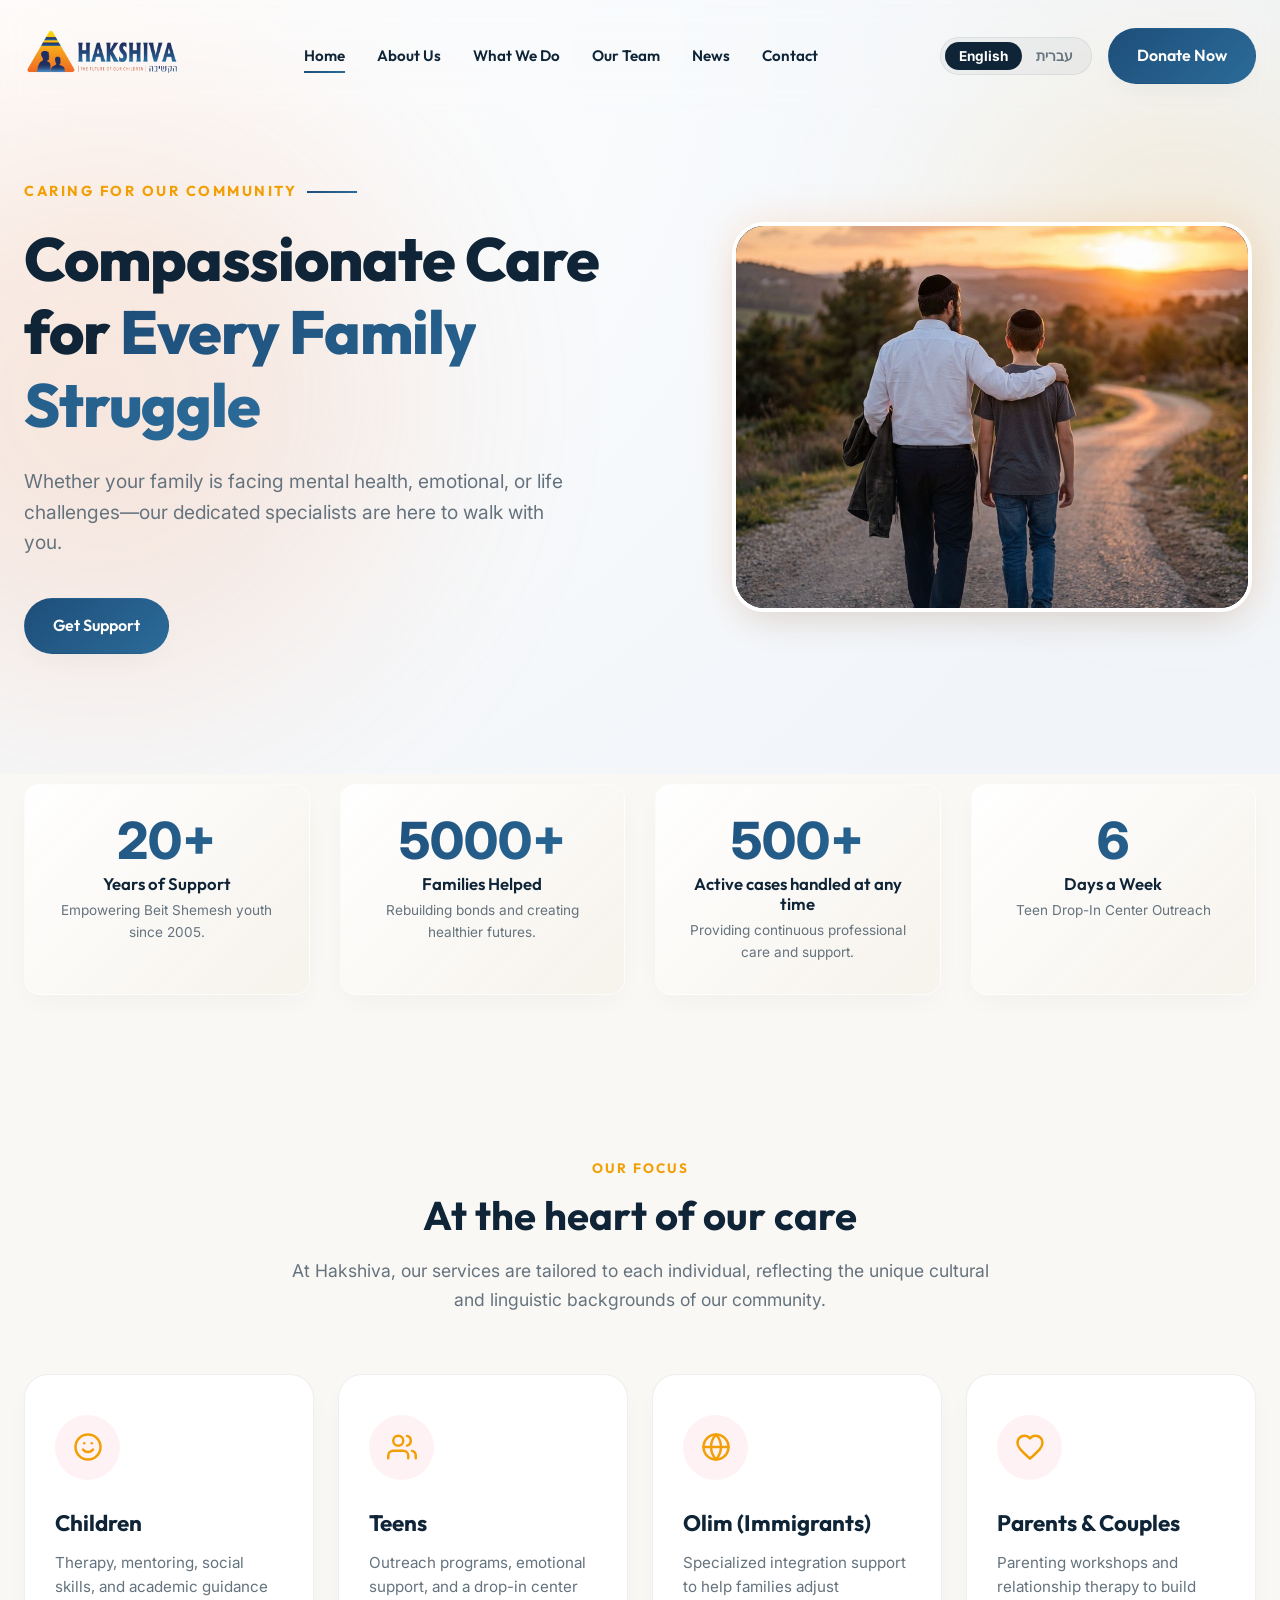
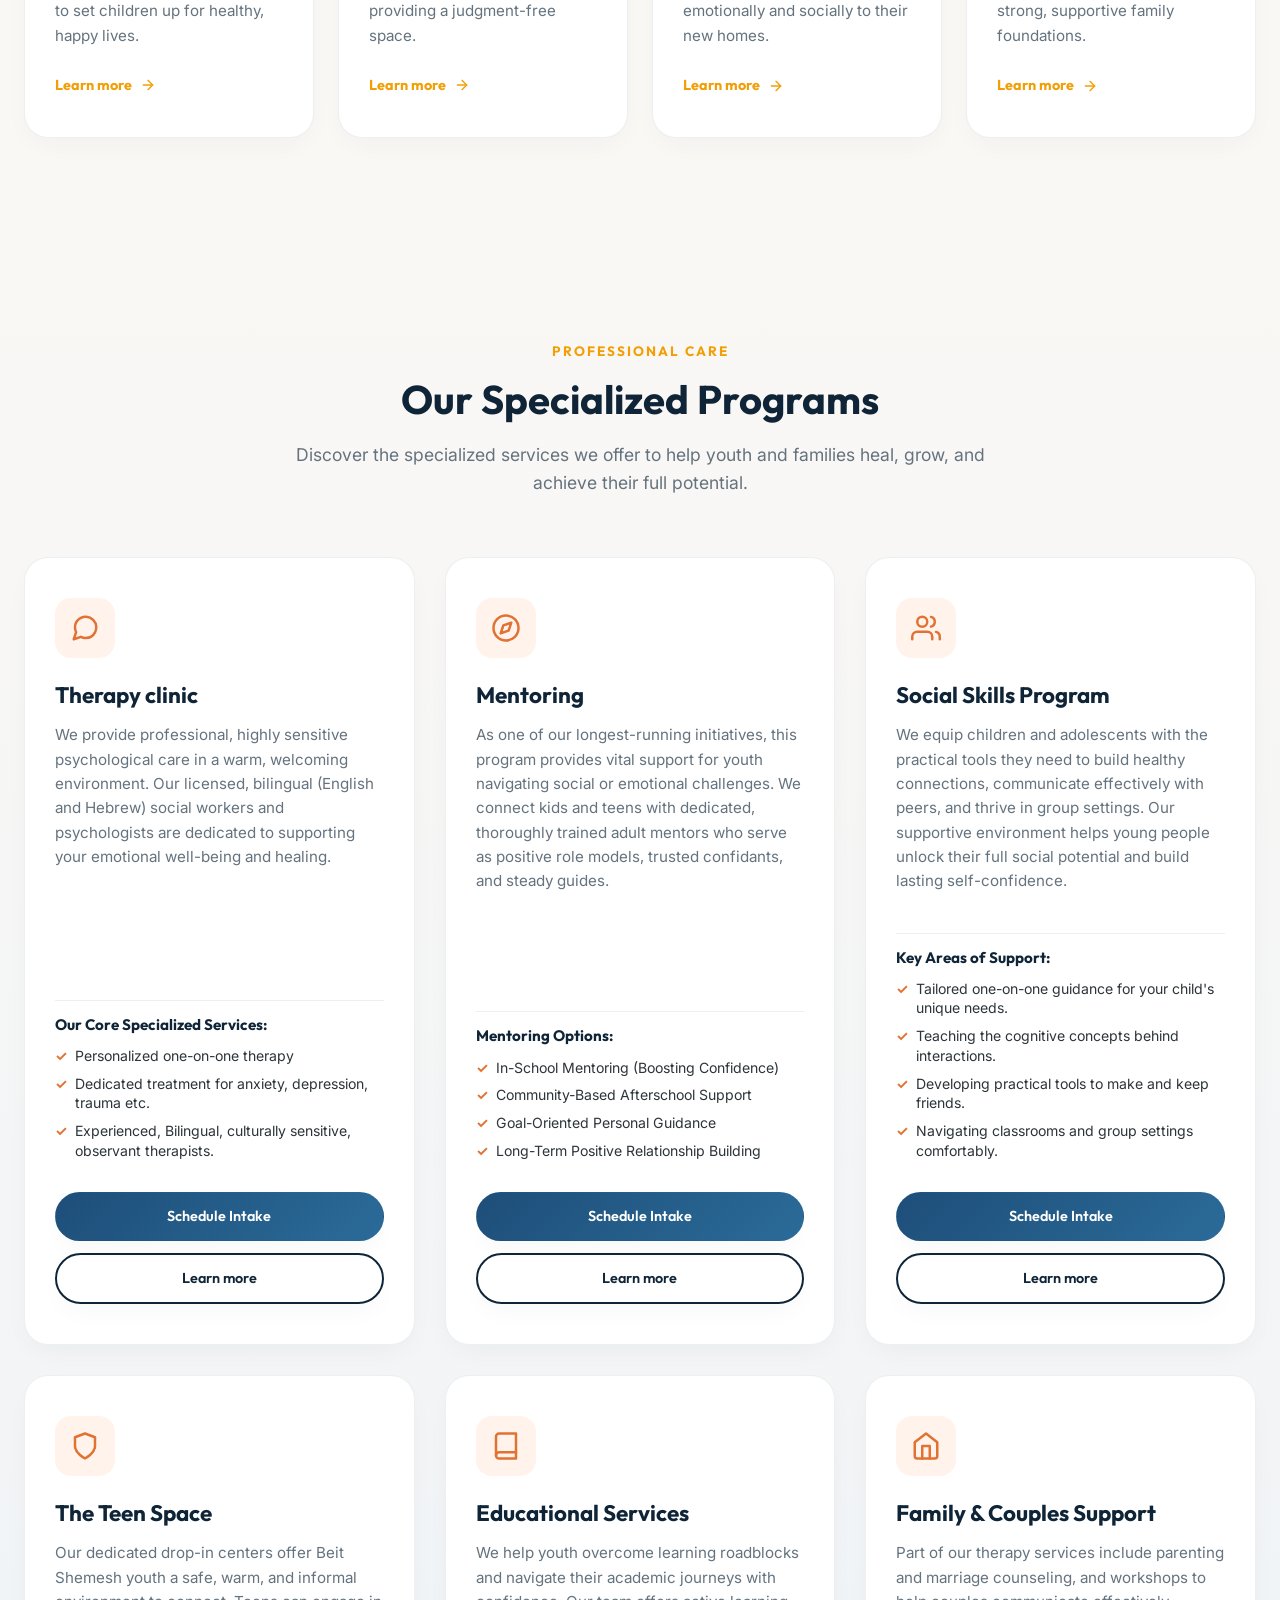
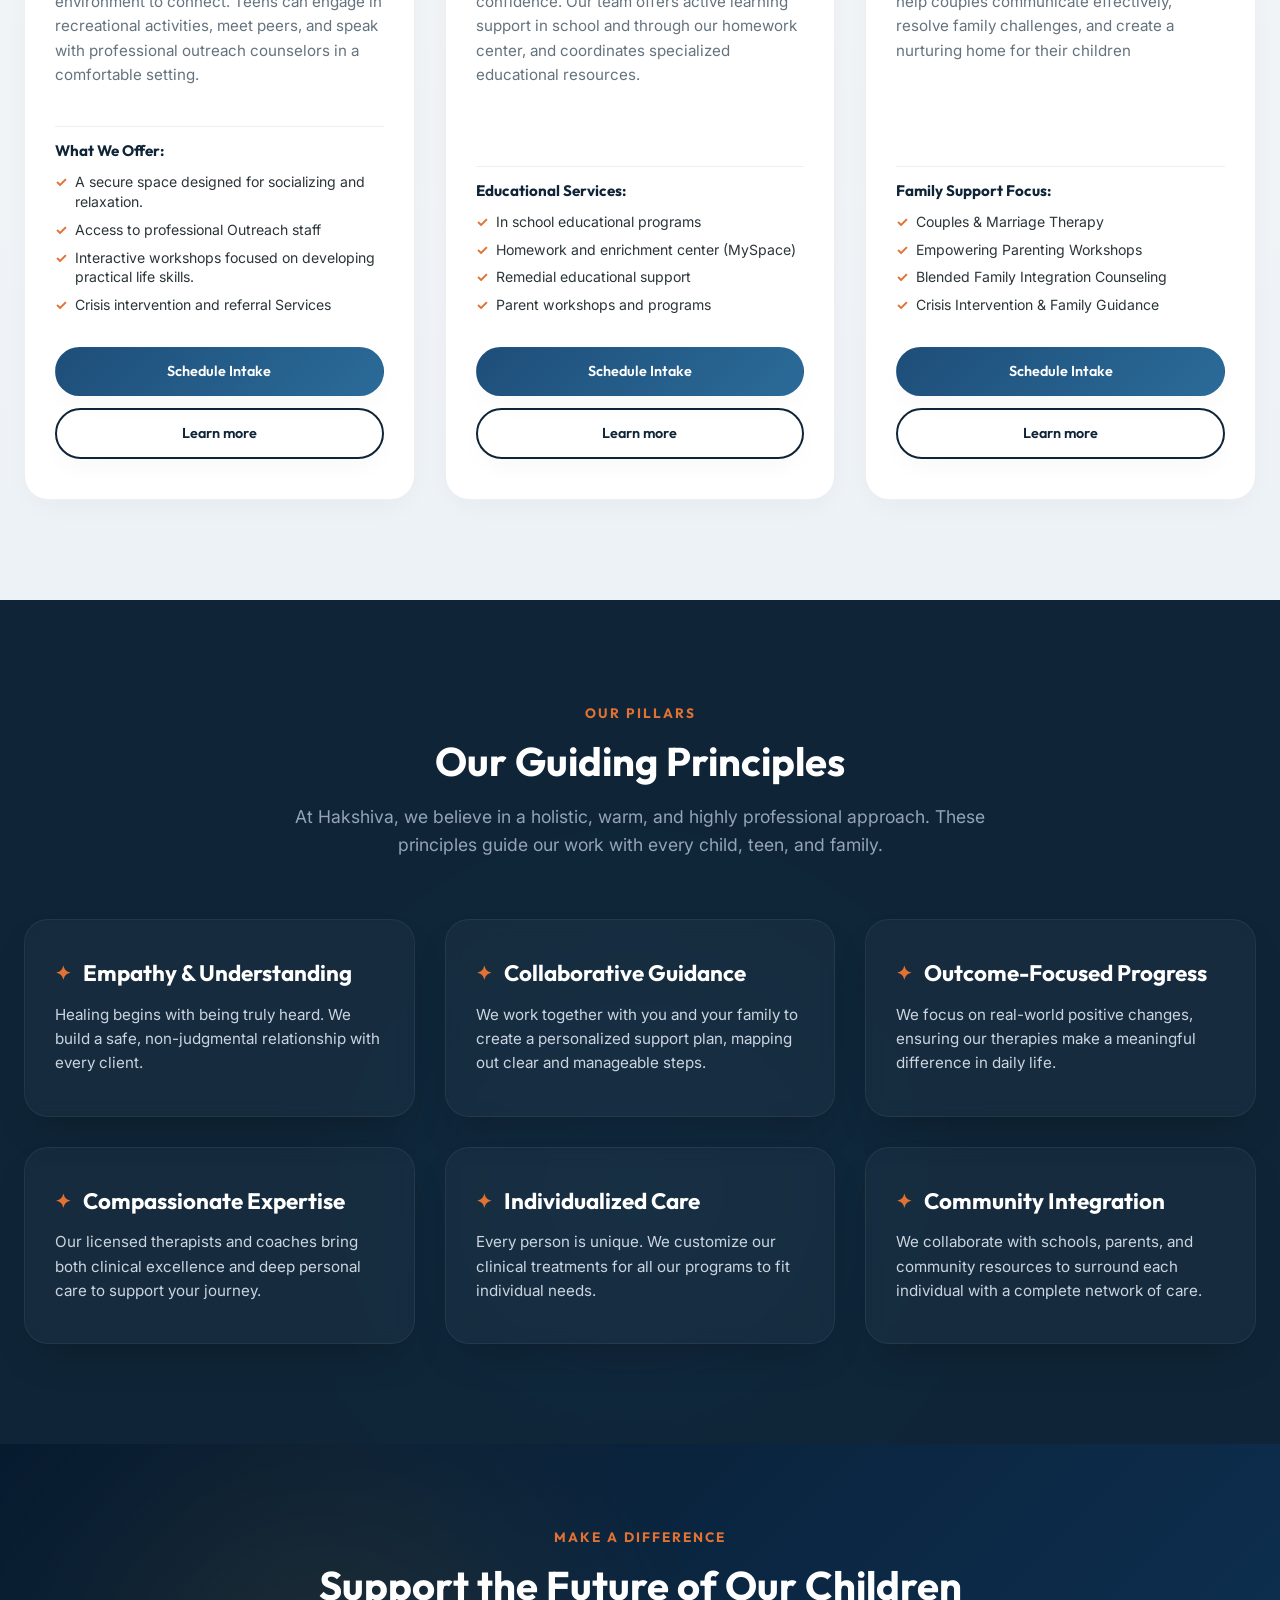
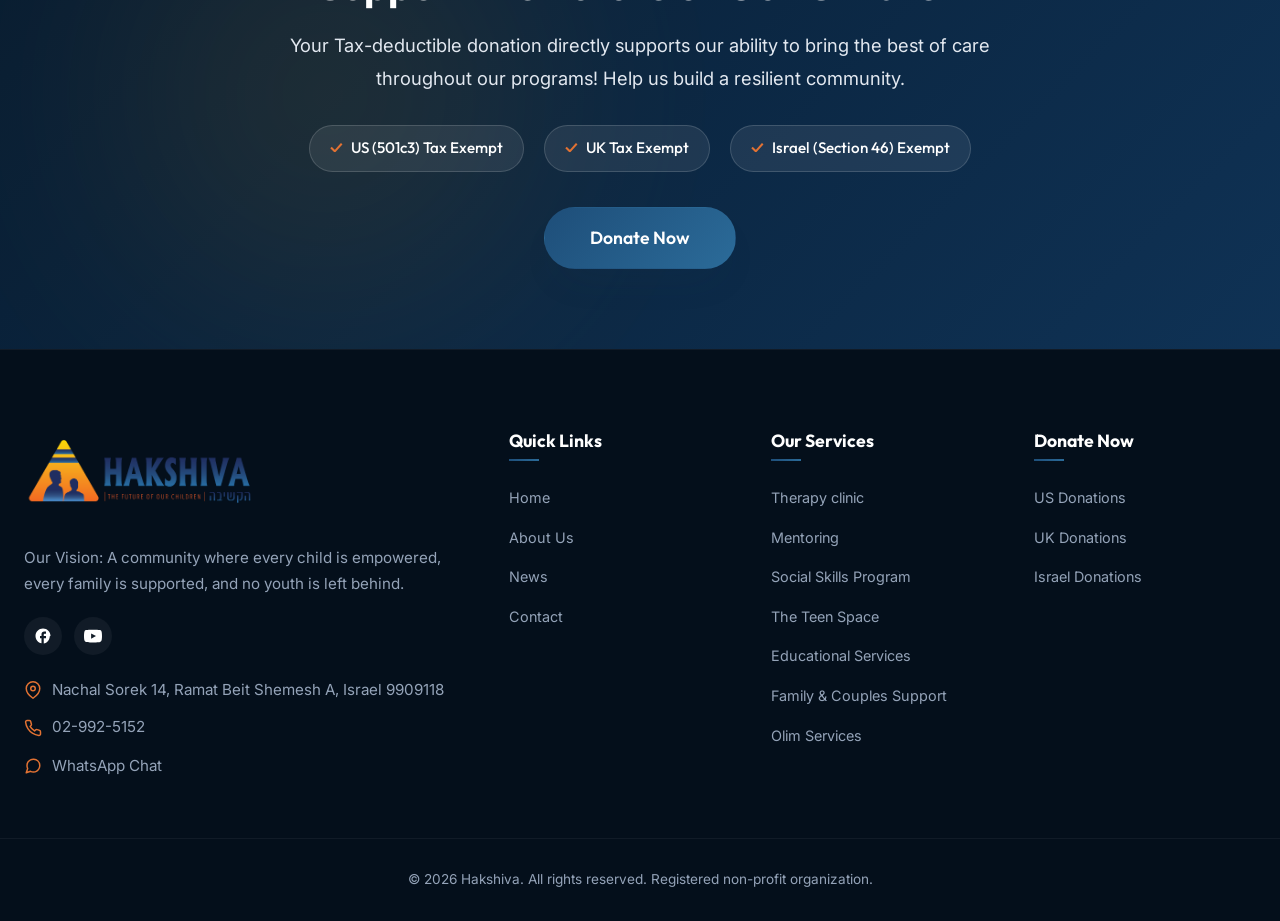
<file: index.html>
<!DOCTYPE html>
<html lang="en-US" dir="ltr">
<head>
    <meta charset="UTF-8">
    <meta name="viewport" content="width=device-width, initial-scale=1.0">
    
    <!-- SEO Optimization Meta Tags -->
    <title>Hakshiva | Professional Therapy, ADHD Support & Mentoring for Youth</title>
    <meta name="description" content="Hakshiva provides expert, professional therapy, academic guidance, Cog-Fun ADHD coaching, and dedicated mentoring programs to support children, teens, and families in Beit Shemesh.">
    <meta name="keywords" content="Hakshiva, Therapy Beit Shemesh, ADHD support Beit Shemesh, Cog-Fun therapy Israel, Teen center Beit Shemesh, Mentoring programs Israel, Youth family support">
    <link rel="canonical" href="https://hakshiva.org/">
    <link rel="alternate" hreflang="en" href="https://hakshiva.org/">
    <link rel="alternate" hreflang="he" href="https://hakshiva.org/?lang=he">
    
    <!-- Open Graph (Social Sharing) -->
    <meta property="og:title" content="Hakshiva | Empowering the Future of Our Children">
    <meta property="og:description" content="Providing professional mental health, ADHD assessment, mentoring, and academic development to youth in Beit Shemesh since 2005.">
    <meta property="og:url" content="https://hakshiva.org/">
    <meta property="og:type" content="website">
    <meta property="og:image" content="https://hakshiva.org/images/logo.png">
    
    <!-- Favicon -->
    <link rel="icon" type="image/png" href="images/logo.png">

    <!-- Premium Stylesheet Link -->
    <link rel="stylesheet" href="styles.css">
</head>
<body>

    <!-- STICKY SITE HEADER -->
    <header class="site-header bg-blur" id="siteHeader">
        <div class="container header-container">
            <a href="#home" class="logo-link" id="logoLink" aria-label="Hakshiva Home">
                <img src="images/logo.png" alt="Hakshiva Logo" width="1024" height="415" class="logo-img">
            </a>

            <!-- Navigation Links -->
            <nav class="nav-bar" aria-label="Main Navigation">
                <ul class="nav-menu" id="navMenu">
                    <li class="nav-item">
                        <a href="#home" class="nav-link active" data-i18n="navHome">Home</a>
                    </li>
                    <li class="nav-item">
                        <a href="about.html" class="nav-link" data-i18n="navAbout">About Us</a>
                    </li>
                    <li class="nav-item nav-item-dropdown">
                        <a href="#services" class="nav-link" data-i18n="navWhatWeDo">What We Do</a>
                        <ul class="dropdown-menu">
                            <li class="dropdown-submenu">
                                <a href="#clinic" class="dropdown-link" data-i18n="srvTabClinic">Therapy Clinic</a>
                                <ul class="submenu">
                                    <li><a href="#child-parent-clinic" class="dropdown-link" data-i18n="srvTabChildParentClinic">Child-Parent Clinic (Ages 6-12)</a></li>
                                    <li><a href="#teens-therapy" class="dropdown-link" data-i18n="srvTabTeensTherapy">Teens</a></li>
                                    <li><a href="#family" class="dropdown-link" data-i18n="srvTabFamily">Family Relationship Support</a></li>
                                </ul>
                            </li>
                            <li><a href="#mentoring" class="dropdown-link" data-i18n="srvTabMentoring">Mentoring</a></li>
                            <li><a href="#social-skills" class="dropdown-link" data-i18n="srvTabSocialSkills">Social Skills Program</a></li>
                            <li><a href="#teens" class="dropdown-link" data-i18n="srvTabTeens">Teen Drop-In Center</a></li>
                            <li><a href="#education" class="dropdown-link" data-i18n="srvTabEducation">Educational Services</a></li>
                            <li><a href="#olim" class="dropdown-link" data-i18n="srvTabOlim">Olim Services</a></li>
                        </ul>
                    </li>
                    <li class="nav-item">
                        <a href="team.html" class="nav-link" data-i18n="navTeam">Team</a>
                    </li>
                    <li class="nav-item">
                        <a href="#news" class="nav-link" data-i18n="navNews">News</a>
                    </li>
                    <li class="nav-item">
                        <a href="#contact" class="nav-link" data-i18n="navContact">Contact</a>
                    </li>
                </ul>
            </nav>

            <!-- Actions: Language Toggle & CTA Button -->
            <div class="header-actions">
                <!-- Dual-Language instant switcher -->
                <div class="lang-toggle" role="group" aria-label="Language Switcher">
                    <button class="lang-btn active" data-lang="en">English</button>
                    <button class="lang-btn" data-lang="he">עברית</button>
                </div>
                
                <a href="#donate" class="btn btn-primary" id="headerDonateBtn" data-i18n="navDonate">Donate Now</a>
                
                <!-- Mobile Navigation Toggle Burger -->
                <button class="hamburger" id="hamburgerMenu" aria-label="Open navigation menu" aria-expanded="false">
                    <span></span>
                    <span></span>
                    <span></span>
                </button>
            </div>
        </div>
    </header>

    <!-- HOMEPAGE VIEW WRAPPER -->
    <div class="page-view active-view" id="view-home">
        <!-- HERO SECTION -->
        <section class="hero-section" id="home">
            <!-- Aesthetic background blur glow layers -->
            <div class="bg-glow-wrapper">
                <div class="glow-bubble glow-1"></div>
                <div class="glow-bubble glow-2"></div>
            </div>

            <div class="container hero-grid">
                <div class="hero-content">
                    <span class="hero-tagline" data-i18n="heroTagline">Caring for our community</span>
                    <h1 class="hero-title" data-i18n="heroTitle">Compassionate Care for <span class="text-gradient">Every Family Struggle</span></h1>
                    <p class="hero-desc" data-i18n="heroDesc">Whether your family is facing mental health, emotional, or life challenges—our dedicated specialists are here to walk with you.</p>
                    <div class="hero-btns">
                        <a href="#contact" class="btn btn-primary" data-i18n="heroBtnContact">Get Support</a>
                    </div>
                </div>

                <!-- Premium photo frame visual -->
                <div class="hero-visual">
                    <div class="hero-image-frame">
                        <img src="images/father_son_sunset_arm.jpg" alt="An Orthodox Jewish father wearing a white shirt and black kippah placing his arm around his teenage son's shoulder, walking together toward a warm sunset" width="1024" height="1024" class="hero-sunset-img">
                        <div class="hero-image-overlay"></div>
                    </div>
                </div>
            </div>
        </section>

        <!-- LIVE IMPACT STATS SECTION -->
        <section class="stats-section" id="impact">
            <div class="container">
                <div class="stats-grid">
                    <!-- Stat Card 1 -->
                    <div class="stat-card">
                        <div class="stat-number text-gradient" data-target="20+" data-i18n="statsYearsVal">20+</div>
                        <div class="stat-label" data-i18n="statsYearsLbl">Years of Support</div>
                        <p class="stat-desc" data-i18n="statsYearsDesc">Empowering Beit Shemesh youth since 2005.</p>
                    </div>
                    <!-- Stat Card 2 -->
                    <div class="stat-card">
                        <div class="stat-number text-gradient" data-target="5000+" data-i18n="statsFamiliesVal">5000+</div>
                        <div class="stat-label" data-i18n="statsFamiliesLbl">Families Helped</div>
                        <p class="stat-desc" data-i18n="statsFamiliesDesc">Rebuilding bonds and creating healthier futures.</p>
                    </div>
                    <!-- Stat Card 3 -->
                    <div class="stat-card">
                        <div class="stat-number text-gradient" data-target="500+" data-i18n="statsMentorsVal">500+</div>
                        <div class="stat-label" data-i18n="statsMentorsLbl">Active Mentors</div>
                        <p class="stat-desc" data-i18n="statsMentorsDesc">Guiding and supporting students every week.</p>
                    </div>
                    <!-- Stat Card 4 -->
                    <div class="stat-card">
                        <div class="stat-number text-gradient" data-target="6" data-i18n="statsYouthVal">6</div>
                        <div class="stat-label" data-i18n="statsYouthLbl">Days a Week</div>
                        <p class="stat-desc" data-i18n="statsYouthDesc">Teen Drop-In Center Outreach</p>
                    </div>
                </div>
            </div>
        </section>

        <!-- WHO WE SUPPORT SECTION -->
        <section class="support-section" id="focus">
            <div class="container">
                <div class="section-header">
                    <span class="section-tag" data-i18n="supportTag">Our Focus</span>
                    <h2 class="section-title" data-i18n="supportTitle">At the Heart of Our Care</h2>
                    <p class="section-desc" data-i18n="supportDesc">At Hakshiva, our services are tailored to each individual, reflecting the unique cultural and linguistic backgrounds of our community.</p>
                </div>

                <div class="support-grid">
                    <!-- Kids -->
                    <article class="support-card support-dropdown-card">
                        <div class="support-icon-box">
                            <svg xmlns="http://www.w3.org/2000/svg" width="30" height="30" viewBox="0 0 24 24" fill="none" stroke="currentColor" stroke-width="2" stroke-linecap="round" stroke-linejoin="round">
                                <path d="M12 22a10 10 0 1 0 0-20 10 10 0 0 0 0 20z"/><path d="M8 14s1.5 2 4 2 4-2 4-2"/><line x1="9" y1="9" x2="9.01" y2="9"/><line x1="15" y1="9" x2="15.01" y2="9"/>
                            </svg>
                        </div>
                        <h3 class="support-card-title" data-i18n="supportKidsTitle">Children</h3>
                        <p class="support-card-desc" data-i18n="supportKidsDesc">Therapy, mentoring, social skills, and academic guidance to set children up for healthy, happy lives.</p>
                        <div class="support-dropdown-container">
                            <button class="support-card-link-btn" aria-haspopup="true" aria-expanded="false">
                                <span data-i18n="supportLearnMore">Learn more</span>
                                <svg xmlns="http://www.w3.org/2000/svg" width="16" height="16" viewBox="0 0 24 24" fill="none" stroke="currentColor" stroke-width="2" stroke-linecap="round" stroke-linejoin="round">
                                    <line x1="5" y1="12" x2="19" y2="12"/><polyline points="12 5 19 12 12 19"/>
                                </svg>
                            </button>
                            <ul class="support-dropdown-menu">
                                <li><a href="#child-parent-clinic" data-i18n="srvTabChildParentClinic">Child-Parent Clinic (Ages 6-12)</a></li>
                                <li><a href="#mentoring" data-i18n="srvTabMentoring">Mentoring</a></li>
                                <li><a href="#social-skills" data-i18n="srvTabSocialSkills">Social Skills Program</a></li>
                                <li><a href="#education" data-i18n="srvTabEducation">Educational Services</a></li>
                                <li><a href="#family" data-i18n="srvTabFamily">Families & Couples Support</a></li>
                            </ul>
                        </div>
                    </article>

                    <!-- Teens -->
                    <article class="support-card support-dropdown-card">
                        <div class="support-icon-box">
                            <svg xmlns="http://www.w3.org/2000/svg" width="30" height="30" viewBox="0 0 24 24" fill="none" stroke="currentColor" stroke-width="2" stroke-linecap="round" stroke-linejoin="round">
                                <path d="M17 21v-2a4 4 0 0 0-4-4H5a4 4 0 0 0-4 4v2"/><circle cx="9" cy="7" r="4"/><path d="M23 21v-2a4 4 0 0 0-3-3.87"/><path d="M16 3.13a4 4 0 0 1 0 7.75"/>
                            </svg>
                        </div>
                        <h3 class="support-card-title" data-i18n="supportTeensTitle">Teens</h3>
                        <p class="support-card-desc" data-i18n="supportTeensDesc">Outreach programs, emotional support, and a drop-in center providing a judgment-free space.</p>
                        <div class="support-dropdown-container">
                            <button class="support-card-link-btn" aria-haspopup="true" aria-expanded="false">
                                <span data-i18n="supportLearnMore">Learn more</span>
                                <svg xmlns="http://www.w3.org/2000/svg" width="16" height="16" viewBox="0 0 24 24" fill="none" stroke="currentColor" stroke-width="2" stroke-linecap="round" stroke-linejoin="round">
                                    <line x1="5" y1="12" x2="19" y2="12"/><polyline points="12 5 19 12 12 19"/>
                                </svg>
                            </button>
                            <ul class="support-dropdown-menu">
                                <li><a href="#teens-therapy" data-i18n="srvTabTeensTherapy">Teen Therapy</a></li>
                                <li><a href="#teens" data-i18n="srvTabTeens">The Teen Space</a></li>
                                <li><a href="#education" data-i18n="srvTabEducation">Educational Services</a></li>
                            </ul>
                        </div>
                    </article>

                    <!-- Olim -->
                    <article class="support-card">
                        <div class="support-icon-box">
                            <svg xmlns="http://www.w3.org/2000/svg" width="30" height="30" viewBox="0 0 24 24" fill="none" stroke="currentColor" stroke-width="2" stroke-linecap="round" stroke-linejoin="round">
                                <circle cx="12" cy="12" r="10"/><line x1="2" y1="12" x2="22" y2="12"/><path d="M12 2a15.3 15.3 0 0 1 4 10 15.3 15.3 0 0 1-4 10 15.3 15.3 0 0 1-4-10 15.3 15.3 0 0 1 4-10z"/>
                            </svg>
                        </div>
                        <h3 class="support-card-title" data-i18n="supportOlimTitle">Olim (Immigrants)</h3>
                        <p class="support-card-desc" data-i18n="supportOlimDesc">Specialized integration support to help families adjust emotionally and socially to their new homes.</p>
                        <a href="#olim" class="support-card-link">
                            <span data-i18n="supportLearnMore">Learn more</span>
                            <svg xmlns="http://www.w3.org/2000/svg" width="16" height="16" viewBox="0 0 24 24" fill="none" stroke="currentColor" stroke-width="2" stroke-linecap="round" stroke-linejoin="round">
                                <line x1="5" y1="12" x2="19" y2="12"/><polyline points="12 5 19 12 12 19"/>
                            </svg>
                        </a>
                    </article>

                    <!-- Parents -->
                    <article class="support-card">
                        <div class="support-icon-box">
                            <svg xmlns="http://www.w3.org/2000/svg" width="30" height="30" viewBox="0 0 24 24" fill="none" stroke="currentColor" stroke-width="2" stroke-linecap="round" stroke-linejoin="round">
                                <path d="M12 21.35l-1.45-1.32C5.4 15.36 2 12.28 2 8.5 2 5.42 4.42 3 7.5 3c1.74 0 3.41.81 4.5 2.09C13.09 3.81 14.76 3 16.5 3 19.58 3 22 5.42 22 8.5c0 3.78-3.4 6.86-8.55 11.54L12 21.35z"/>
                            </svg>
                        </div>
                        <h3 class="support-card-title" data-i18n="supportParentsTitle">Parents & Couples</h3>
                        <p class="support-card-desc" data-i18n="supportParentsDesc">Parenting workshops and relationship therapy to build strong, supportive family foundations.</p>
                        <a href="#family" class="support-card-link">
                            <span data-i18n="supportLearnMore">Learn more</span>
                            <svg xmlns="http://www.w3.org/2000/svg" width="16" height="16" viewBox="0 0 24 24" fill="none" stroke="currentColor" stroke-width="2" stroke-linecap="round" stroke-linejoin="round">
                                <line x1="5" y1="12" x2="19" y2="12"/><polyline points="12 5 19 12 12 19"/>
                            </svg>
                        </a>
                    </article>
                </div>
            </div>
        </section>

        <!-- WHAT WE DO TABS EXPLORER SECTION -->
        <section class="services-section" id="services">
            <div class="container">
                <div class="section-header">
                    <span class="section-tag" data-i18n="serviceTag">Professional Care</span>
                    <h2 class="section-title" data-i18n="serviceTitle">Our Specialized Programs</h2>
                    <p class="section-desc" data-i18n="serviceDesc">Discover the specialized services we offer to help youth and families heal, grow, and achieve their full potential.</p>
                </div>

                <!-- SERVICES GRID SYSTEM -->
                <div class="services-grid">
                    <!-- Card 1: Therapy Clinic -->
                    <article class="service-box-card" id="service-clinic">
                        <div class="service-box-icon">
                            <svg xmlns="http://www.w3.org/2000/svg" width="30" height="30" viewBox="0 0 24 24" fill="none" stroke="currentColor" stroke-width="2" stroke-linecap="round" stroke-linejoin="round">
                                <path d="M21 11.5a8.38 8.38 0 0 1-.9 3.8 8.5 8.5 0 0 1-7.6 4.7 8.38 8.38 0 0 1-3.8-.9L3 21l1.9-5.7a8.38 8.38 0 0 1-.9-3.8 8.5 8.5 0 0 1 4.7-7.6 8.38 8.38 0 0 1 3.8-.9h.5a8.48 8.48 0 0 1 8 8v.5z"/>
                            </svg>
                        </div>
                        <h3 class="service-box-title" data-i18n="srvTabClinic">Therapy Clinic</h3>
                        <p class="service-box-desc" data-i18n="srvClinicDesc">Our clinic offers highly professional and sensitive psychological care. Staffed by licensed English and Hebrew-speaking social workers and psychologists, we provide a warm space for healing.</p>
                        
                        <div class="service-highlights-wrapper">
                            <h4 class="service-highlights-title" data-i18n="srvClinicHighlightTitle">Our Core Specialized Services:</h4>
                            <ul class="service-highlights-list">
                                <li><span class="highlight-check">✓</span> <span data-i18n="srvClinicHighlight1">Personalized one-on-one therapy</span></li>
                                <li><span class="highlight-check">✓</span> <span data-i18n="srvClinicHighlight2">Dedicated treatment for anxiety, depression, trauma etc.</span></li>
                                <li><span class="highlight-check">✓</span> <span data-i18n="srvClinicHighlight3">Experienced, Bilingual, culturally sensitive, observant therapists.</span></li>
                            </ul>
                        </div>

                        <div class="service-card-action" style="display: flex; gap: 12px; flex-wrap: wrap;">
                            <a href="#contact" class="btn btn-primary service-cta-btn" data-service="therapy" data-i18n="srvClinicBtn">Schedule Intake</a>
                            <a href="#clinic" class="btn btn-outline" data-i18n="supportLearnMore">Learn More</a>
                        </div>
                    </article>



                    <!-- Card 3: Mentoring Program -->
                    <article class="service-box-card" id="service-mentoring">
                        <div class="service-box-icon">
                            <svg xmlns="http://www.w3.org/2000/svg" width="30" height="30" viewBox="0 0 24 24" fill="none" stroke="currentColor" stroke-width="2" stroke-linecap="round" stroke-linejoin="round">
                                <circle cx="12" cy="12" r="10"/>
                                <polygon points="16.24 7.76 14.12 14.12 7.76 16.24 9.88 9.88 16.24 7.76"/>
                            </svg>
                        </div>
                        <h3 class="service-box-title" data-i18n="srvTabMentoring">Mentoring Program</h3>
                        <p class="service-box-desc" data-i18n="srvMentoringDesc">One of our longest running and most requested initiatives. We match kids and teens facing emotional or social struggles with dedicated, trained adult mentors who offer positive role models.</p>
                        
                        <div class="service-highlights-wrapper">
                            <h4 class="service-highlights-title" data-i18n="srvMentoringHighlightTitle">Mentoring Options:</h4>
                            <ul class="service-highlights-list">
                                <li><span class="highlight-check">✓</span> <span data-i18n="srvMentoringHighlight1">In-School Mentoring (Boosting Confidence)</span></li>
                                <li><span class="highlight-check">✓</span> <span data-i18n="srvMentoringHighlight2">Community-Based Afterschool Support</span></li>
                                <li><span class="highlight-check">✓</span> <span data-i18n="srvMentoringHighlight3">Goal-Oriented Personal Guidance</span></li>
                                <li><span class="highlight-check">✓</span> <span data-i18n="srvMentoringHighlight4">Long-Term Positive Relationship Building</span></li>
                            </ul>
                        </div>

                        <div class="service-card-action" style="display: flex; gap: 12px; flex-wrap: wrap;">
                            <a href="#contact" class="btn btn-primary service-cta-btn" data-service="mentoring" data-i18n="srvClinicBtn">Schedule Intake</a>
                            <a href="#mentoring" class="btn btn-outline" data-i18n="supportLearnMore">Learn More</a>
                        </div>
                    </article>

                    <!-- Card 3b: Social Skills Program -->
                    <article class="service-box-card" id="service-social-skills">
                        <div class="service-box-icon">
                            <svg xmlns="http://www.w3.org/2000/svg" width="30" height="30" viewBox="0 0 24 24" fill="none" stroke="currentColor" stroke-width="2" stroke-linecap="round" stroke-linejoin="round">
                                <path d="M17 21v-2a4 4 0 0 0-4-4H5a4 4 0 0 0-4 4v2"/>
                                <circle cx="9" cy="7" r="4"/>
                                <path d="M23 21v-2a4 4 0 0 0-3-3.87"/>
                                <path d="M16 3.13a4 4 0 0 1 0 7.75"/>
                            </svg>
                        </div>
                        <h3 class="service-box-title" data-i18n="srvTabSocialSkills">Social Skills Program</h3>
                        <p class="service-box-desc" data-i18n="srvSocialSkillsDesc">Equipping children and adolescents with the tools to build healthy connections, improve peer communication, navigate group settings, and reach their full social potential.</p>
                        
                        <div class="service-highlights-wrapper">
                            <h4 class="service-highlights-title" data-i18n="srvSocialSkillsHighlightTitle">Key Areas of Support:</h4>
                            <ul class="service-highlights-list">
                                <li><span class="highlight-check">✓</span> <span data-i18n="srvSocialSkillsHighlight1">Tailored one-on-one guidance for your child's unique needs.</span></li>
                                <li><span class="highlight-check">✓</span> <span data-i18n="srvSocialSkillsHighlight2">Teaching the cognitive concepts behind interactions.</span></li>
                                <li><span class="highlight-check">✓</span> <span data-i18n="srvSocialSkillsHighlight3">Developing practical tools to make and keep friends.</span></li>
                                <li><span class="highlight-check">✓</span> <span data-i18n="srvSocialSkillsHighlight4">Navigating classrooms and group settings comfortably.</span></li>
                            </ul>
                        </div>

                        <div class="service-card-action" style="display: flex; gap: 12px; flex-wrap: wrap;">
                            <a href="#contact" class="btn btn-primary service-cta-btn" data-service="social-skills" data-i18n="srvClinicBtn">Schedule Intake</a>
                            <a href="#social-skills" class="btn btn-outline" data-i18n="supportLearnMore">Learn More</a>
                        </div>
                    </article>

                    <!-- Card 4: Teen Drop-In Center -->
                    <article class="service-box-card" id="service-teens">
                        <div class="service-box-icon">
                            <svg xmlns="http://www.w3.org/2000/svg" width="30" height="30" viewBox="0 0 24 24" fill="none" stroke="currentColor" stroke-width="2" stroke-linecap="round" stroke-linejoin="round">
                                <path d="M12 22s8-4 8-10V5l-8-3-8 3v7c0 6 8 10 8 10z"/>
                            </svg>
                        </div>
                        <h3 class="service-box-title" data-i18n="srvTabTeens">Teen Drop-In Center</h3>
                        <p class="service-box-desc" data-i18n="srvTeensDesc">We operate a dedicated drop-in center for Beit Shemesh teens. It provides a warm, informal, and safe space where youth can talk to professional outreach counselors, play games, and connect.</p>
                        
                        <div class="service-highlights-wrapper">
                            <h4 class="service-highlights-title" data-i18n="srvTeensHighlightTitle">Drop-In Offerings:</h4>
                            <ul class="service-highlights-list">
                                <li><span class="highlight-check">✓</span> <span data-i18n="srvTeensHighlight1">Safe Space & Recreation Area</span></li>
                                <li><span class="highlight-check">✓</span> <span data-i18n="srvTeensHighlight2">Access to Professional Outreach Staff</span></li>
                                <li><span class="highlight-check">✓</span> <span data-i18n="srvTeensHighlight3">Skill Development & Group Activities</span></li>
                                <li><span class="highlight-check">✓</span> <span data-i18n="srvTeensHighlight4">Crisis Intervention & Referral Services</span></li>
                            </ul>
                        </div>

                        <div class="service-card-action" style="display: flex; gap: 12px; flex-wrap: wrap;">
                            <a href="#contact" class="btn btn-primary service-cta-btn" data-service="general" data-i18n="srvClinicBtn">Schedule Intake</a>
                            <a href="#teens" class="btn btn-outline" data-i18n="supportLearnMore">Learn More</a>
                        </div>
                    </article>

                    <!-- Card 5: Educational Services -->
                    <article class="service-box-card" id="service-education">
                        <div class="service-box-icon">
                            <svg xmlns="http://www.w3.org/2000/svg" width="30" height="30" viewBox="0 0 24 24" fill="none" stroke="currentColor" stroke-width="2" stroke-linecap="round" stroke-linejoin="round">
                                <path d="M4 19.5A2.5 2.5 0 0 1 6.5 17H20"/>
                                <path d="M6.5 2H20v20H6.5A2.5 2.5 0 0 1 4 19.5v-15A2.5 2.5 0 0 1 6.5 2z"/>
                            </svg>
                        </div>
                        <h3 class="service-box-title" data-i18n="srvTabEducation">Educational Services</h3>
                        <p class="service-box-desc" data-i18n="srvEducationDesc">We help youth overcome learning roadblocks and navigate their academic journeys with confidence. Our team offers active learning support in school and through our homework center, and coordinates specialized educational resources.</p>
                        
                        <div class="service-highlights-wrapper">
                            <h4 class="service-highlights-title" data-i18n="srvEducationHighlightTitle">Educational Services:</h4>
                            <ul class="service-highlights-list">
                                <li><span class="highlight-check">✓</span> <span data-i18n="srvEducationHighlight1">In school educational programs</span></li>
                                <li><span class="highlight-check">✓</span> <span data-i18n="srvEducationHighlight2">Homework and enrichment center (MySpace)</span></li>
                                <li><span class="highlight-check">✓</span> <span data-i18n="srvEducationHighlight3">Remedial educational support</span></li>
                                <li><span class="highlight-check">✓</span> <span data-i18n="srvEducationHighlight4">Parent workshops and programs</span></li>
                            </ul>
                        </div>

                        <div class="service-card-action" style="display: flex; gap: 12px; flex-wrap: wrap;">
                            <a href="#contact" class="btn btn-primary service-cta-btn" data-service="general" data-i18n="srvClinicBtn">Schedule Intake</a>
                            <a href="#education" class="btn btn-outline" data-i18n="supportLearnMore">Learn More</a>
                        </div>
                    </article>

                    <!-- Card 6: Family & Couples Support -->
                    <article class="service-box-card" id="service-family">
                        <div class="service-box-icon">
                            <svg xmlns="http://www.w3.org/2000/svg" width="30" height="30" viewBox="0 0 24 24" fill="none" stroke="currentColor" stroke-width="2" stroke-linecap="round" stroke-linejoin="round">
                                <path d="M3 9l9-7 9 7v11a2 2 0 0 1-2 2H5a2 2 0 0 1-2-2z"/>
                                <polyline points="9 22 9 12 15 12 15 22"/>
                            </svg>
                        </div>
                        <h3 class="service-box-title" data-i18n="srvTabFamily">Family Relationship Support</h3>
                        <p class="service-box-desc" data-i18n="srvFamilyDesc">Part of our therapy services include parenting and marriage counseling, and workshops to help couples communicate effectively, resolve family challenges, and create a nurturing home for their children.</p>
                        
                        <div class="service-highlights-wrapper">
                            <h4 class="service-highlights-title" data-i18n="srvFamilyHighlightTitle">Family Support Focus:</h4>
                            <ul class="service-highlights-list">
                                <li><span class="highlight-check">✓</span> <span data-i18n="srvFamilyHighlight1">Couples & Marriage Therapy</span></li>
                                <li><span class="highlight-check">✓</span> <span data-i18n="srvFamilyHighlight2">Empowering Parenting Workshops</span></li>
                                <li><span class="highlight-check">✓</span> <span data-i18n="srvFamilyHighlight3">Blended Family Integration Counseling</span></li>
                                <li><span class="highlight-check">✓</span> <span data-i18n="srvFamilyHighlight4">Crisis Intervention & Family Guidance</span></li>
                            </ul>
                        </div>

                        <div class="service-card-action" style="display: flex; gap: 12px; flex-wrap: wrap;">
                            <a href="#contact" class="btn btn-primary service-cta-btn" data-service="general" data-i18n="srvClinicBtn">Schedule Intake</a>
                            <a href="#family" class="btn btn-outline" data-i18n="supportLearnMore">Learn More</a>
                        </div>
                    </article>
                </div>
            </div>
        </section>

        <!-- GUIDING PRINCIPLES SECTION -->
        <section class="principles-section" id="about">
            <!-- Blur decorations -->
            <div class="bg-glow-wrapper">
                <div class="glow-bubble glow-3" style="opacity: 0.1; width: 500px; height: 500px; bottom: 0; right: 0;"></div>
            </div>

            <div class="container">
                <div class="section-header">
                    <span class="section-tag" data-i18n="principlesTag" style="color: var(--accent-orange);">Our Pillars</span>
                    <h2 class="section-title" data-i18n="principlesTitle" style="color: var(--text-white);">Our Guiding Principles</h2>
                    <p class="section-desc" data-i18n="principlesDesc" style="color: #94A3B8;">At Hakshiva, we believe in a holistic, warm, and highly professional approach. These principles guide our work with every child, teen, and family.</p>
                </div>

                <div class="principles-grid">
                    <!-- Card 1 -->
                    <article class="principle-card">
                        <h3 class="principle-card-title">
                            <span data-i18n="principle1Title">Trust & Connection First</span>
                        </h3>
                        <p class="principle-card-desc" data-i18n="principle1Desc">Healing starts with a safe, caring relationship. We walk alongside children and parents, creating a supportive space where everyone feels heard and valued.</p>
                    </article>

                    <!-- Card 2 -->
                    <article class="principle-card">
                        <h3 class="principle-card-title">
                            <span data-i18n="principle2Title">A Clear Path Forward</span>
                        </h3>
                        <p class="principle-card-desc" data-i18n="principle2Desc">We don't believe in guessing. We work together to create a personalized, thoughtful plan with clear milestones so you always know where we are going and how we will get there.</p>
                    </article>

                    <!-- Card 3 -->
                    <article class="principle-card">
                        <h3 class="principle-card-title">
                            <span data-i18n="principle3Title">Growing Together</span>
                        </h3>
                        <p class="principle-card-desc" data-i18n="principle3Desc">We celebrate every step of progress. By looking at real, visible outcomes, we make sure our support is truly helping your child and family thrive.</p>
                    </article>

                    <!-- Card 4 -->
                    <article class="principle-card">
                        <h3 class="principle-card-title">
                            <span data-i18n="principle4Title">Guided by Experts</span>
                        </h3>
                        <p class="principle-card-desc" data-i18n="principle4Desc">Our team of licensed therapists and dedicated counselors bring a wealth of professional expertise and deep compassion to support your unique needs.</p>
                    </article>

                    <!-- Card 5 -->
                    <article class="principle-card">
                        <h3 class="principle-card-title">
                            <span data-i18n="principle5Title">Tailored to Your Child</span>
                        </h3>
                        <p class="principle-card-desc" data-i18n="principle5Desc">Every person is unique. We customize our clinical treatments for all our programs to fit individual needs.</p>
                    </article>

                    <!-- Card 6 -->
                    <article class="principle-card">
                        <h3 class="principle-card-title">
                            <span data-i18n="principle6Title">A Circle of Support</span>
                        </h3>
                        <p class="principle-card-desc" data-i18n="principle6Desc">We don't work in isolation. We connect with schools, families, and community networks to surround your child with a complete circle of care.</p>
                    </article>
                </div>
            </div>
        </section>

        <!-- Team and Board sections moved to team.html -->

        <!-- DONATION CALLOUT SECTION -->
        <section class="donation-section" id="donate-callout">
            <!-- Glow accents -->
            <div class="bg-glow-wrapper">
                <div class="glow-bubble glow-1" style="bottom: 0; left: 10%; opacity: 0.1;"></div>
            </div>

            <div class="container">
                <div class="donation-info" style="text-align: center; max-width: 800px; margin: 0 auto;">
                    <span class="section-tag" data-i18n="donateTag" style="color: var(--accent-orange);">Make a Difference</span>
                    <h2 data-i18n="donateTitle" style="font-size: 2.5rem; margin-bottom: 20px;">Support the Future of Our Children</h2>
                    <p data-i18n="donateDesc" style="font-size: 1.15rem; line-height: 1.8; margin-bottom: 30px;">Your Tax-deductible donation directly supports our ability to bring the best of care throughout our programs! Help us build a resilient community.</p>
                    
                    <div class="tax-deductible-badges" style="display: flex; justify-content: center; gap: 20px; flex-wrap: wrap; margin-bottom: 35px;">
                        <span class="tax-badge" style="display: inline-flex; align-items: center; gap: 8px; font-weight: 500; font-size: 0.95rem;">
                            <span class="highlight-check" style="color: var(--accent-orange);">✓</span>
                            <span data-i18n="donateTaxBadge1">US (501c3) Tax Exempt</span>
                        </span>
                        <span class="tax-badge" style="display: inline-flex; align-items: center; gap: 8px; font-weight: 500; font-size: 0.95rem;">
                            <span class="highlight-check" style="color: var(--accent-orange);">✓</span>
                            <span data-i18n="donateTaxBadge2">UK Tax Exempt</span>
                        </span>
                        <span class="tax-badge" style="display: inline-flex; align-items: center; gap: 8px; font-weight: 500; font-size: 0.95rem;">
                            <span class="highlight-check" style="color: var(--accent-orange);">✓</span>
                            <span data-i18n="donateTaxBadge3">Israel (Section 46) Exempt</span>
                        </span>
                    </div>

                    <div class="donation-action">
                        <a href="#donate" class="btn btn-primary" id="mainDonateBtn" data-i18n="navDonate" style="padding: 16px 45px; font-size: 1.1rem; box-shadow: var(--shadow-premium);">Donate Now</a>
                    </div>
                </div>
            </div>
        </section>
    </div>



    <!-- STANDALONE NEWS PAGE (Page-View) -->
    <div class="page-view" id="view-news">
        <!-- LATEST NEWS & UPDATES SECTION -->
        <section class="stories-section" id="news">
            <div class="container">
                <div class="view-header">
                    <span class="service-category" data-i18n="replayTag">Updates & News</span>
                    <h2 class="service-hero-title" data-i18n="replaySidebarTitle">Latest Announcements</h2>
                    <p class="service-hero-desc view-header-desc" data-i18n="replayDesc">Stay up to date with our community work, awards, and upcoming professional programs.</p>
                </div>

                <div class="updates-grid">
                    <!-- Rendered from news.json by renderNews() in script.js -->
                </div>
            </div>
        </section>
    </div>

    <!-- STANDALONE SERVICE PAGES (Page-Views) -->
    <!-- Service 1: Therapy Clinic -->
    <div class="page-view" id="view-clinic">
        <section class="service-hero-section">
            <div class="container">
                <span class="service-category" data-i18n="srvTabClinic">Therapy Clinic</span>
                <h2 class="service-hero-title" data-i18n="srvClinicTitle" style="margin-bottom: 50px;">Affordable, Professional Therapy Clinic</h2>
                
                <!-- Section 0: Children Ages 6-12 -->
                <div class="service-hero-grid" style="margin-bottom: 80px;">
                    <div class="service-hero-content">
                        <h3 style="color: var(--accent-orange); font-size: 1.8rem; font-weight: 800; margin-bottom: 15px;" data-i18n="srvChildTitle">Children Ages 6-12</h3>
                        <p class="service-hero-desc" data-i18n="srvChildPara"></p>
                        <div class="service-hero-btns">
                            <a href="#contact" class="btn btn-primary service-cta-btn" data-service="therapy" data-i18n="srvClinicBtn">Schedule Intake</a>
                        </div>
                    </div>
                    <div class="service-hero-visual">
                        <div class="service-image-frame">
                            <img src="images/boy_holding_parents_hands.jpeg" loading="lazy" alt="Children Ages 6-12 Therapy" width="1376" height="768" class="service-header-img">
                            <div class="service-image-overlay"></div>
                        </div>
                    </div>
                </div>

                <!-- Section 1: Adolescents -->
                <div class="service-hero-grid reverse-row" style="margin-bottom: 80px;">
                    <div class="service-hero-content">
                        <h3 style="color: var(--accent-orange); font-size: 1.8rem; font-weight: 800; margin-bottom: 15px;" data-i18n="srvAdolescentsTitle">Adolescents</h3>
                        <p class="service-hero-desc" data-i18n="srvAdolescentsPara"></p>
                        <div class="service-hero-btns">
                            <a href="#contact" class="btn btn-primary service-cta-btn" data-service="therapy" data-i18n="srvClinicBtn">Schedule Intake</a>
                        </div>
                    </div>
                    <div class="service-hero-visual">
                        <div class="service-image-frame">
                            <img src="images/teen_therapy.jpeg" loading="lazy" alt="Adolescent Therapy Session" width="1600" height="1195" class="service-header-img">
                            <div class="service-image-overlay"></div>
                        </div>
                    </div>
                </div>

                <!-- Section 2: Couples and Parenting Guidance -->
                <div class="service-hero-grid" style="margin-bottom: 80px;">
                    <div class="service-hero-content">
                        <h3 style="color: var(--accent-orange); font-size: 1.8rem; font-weight: 800; margin-bottom: 15px;" data-i18n="srvCouplesTitle">Couples & Parenting Guidance</h3>
                        <p class="service-hero-desc" data-i18n="srvCouplesPara"></p>
                        <div class="service-hero-btns">
                            <a href="#contact" class="btn btn-primary service-cta-btn" data-service="therapy" data-i18n="srvClinicBtn">Schedule Intake</a>
                        </div>
                    </div>
                    <div class="service-hero-visual">
                        <div class="service-image-frame">
                            <img src="images/couples_therapy.jpeg" loading="lazy" alt="Couples & Parenting Guidance" width="1600" height="1194" class="service-header-img">
                            <div class="service-image-overlay"></div>
                        </div>
                    </div>
                </div>

                <!-- Section: Program Director Profile Card -->
                <div style="background: var(--text-white); padding: 35px; border-radius: var(--radius-lg); border: 1px solid var(--border-dark-glass); display: flex; flex-wrap: wrap; gap: 24px; align-items: center; box-shadow: var(--shadow-sm); margin-top: 20px; margin-bottom: 60px;">
                    <img src="images/adi_kahn.png" loading="lazy" width="193" height="193" alt="Adi Kahn" style="width: 90px; height: 90px; border-radius: 50%; object-fit: cover; border: 3px solid var(--accent-orange);" onerror="this.src='images/avatar_placeholder.jpg'">
                    <div style="flex: 1; min-width: 280px;">
                        <p style="font-size: 0.98rem; line-height: 1.6; color: var(--text-main); margin: 0;" data-i18n="srvTeensAdiBio">
                            <strong>Adi Kahn, LCSW</strong>, Executive Director of the Hakshiva Therapy Center & Individual Therapist. Driven by a deep passion for community care since making Aliyah over two decades ago, Adi Kahn focuses on meeting the evolving mental health needs of the community. Recognizing a critical gap in local services before mental health awareness was widespread, she founded the clinic and has built it into a gold-standard facility. Adi is dedicated to maintaining the highest level of professionalism while preserving the deep heart and compassion that sparked the organization, considering it a true privilege to live in and serve her community. Adi is also the director of all therapy services at Hakshiva.
                        </p>
                    </div>
                </div>

                <div class="divider-line" style="margin-bottom: 60px; height: 1px; background: var(--border-dark-glass);"></div>

                <!-- Call to Action Bottom Section -->
                <div class="service-hero-grid" style="align-items: center; margin-bottom: 0; grid-template-columns: 1fr; text-align: center;">
                    <div class="service-hero-content" style="max-width: 800px; margin: 0 auto;">
                        <h3 style="color: var(--primary-dark); font-size: 1.8rem; font-weight: 800; margin-bottom: 15px; margin-top: 0; font-family: var(--font-heading);" data-i18n="srvTeensTherapyAvailableTitle">Support is Available</h3>
                        <p class="service-hero-desc" data-i18n="srvTeensTherapyAvailableDesc" style="margin-bottom: 25px;"></p>
                        <div class="service-hero-btns" style="display: flex; justify-content: center;">
                            <a href="#contact" class="btn btn-primary service-cta-btn" data-service="therapy" data-i18n="srvClinicBtn">Schedule Intake</a>
                        </div>
                    </div>
                </div>

            </div>
        </section>
    </div>

    <!-- Service 1c: Child-Parent Clinic (Ages 6-12) -->
    <div class="page-view" id="view-child-parent-clinic">
        <section class="service-hero-section">
            <div class="container">
                <span class="service-category" data-i18n="srvTabChildParentClinic">Child-Parent Clinic (Ages 6-12)</span>
                
                <!-- Hero Section: Child-Parent Clinic -->
                <div class="service-hero-grid" style="margin-bottom: 80px;">
                    <div class="service-hero-content">
                        <h2 class="service-hero-title" style="margin-bottom: 10px; font-family: var(--font-heading);" data-i18n="srvClinicChildTitle">Therapy for Children Ages 6–12</h2>
                        <h3 style="color: var(--accent-orange); font-weight: 700; font-size: 1.25rem; margin-bottom: 20px;" data-i18n="srvClinicChildSubtitle">Hakshiva Child Parent Clinic</h3>
                        <p class="service-hero-desc" data-i18n="srvClinicChildDesc1" style="margin-bottom: 15px;">The years between ages 6 and 12 are a significant stage in a child's development. As children navigate increasing academic expectations, peer relationships, emotional growth, and growing independence, they may experience challenges that affect their wellbeing at home, in school, and within their social world.</p>
                        <p class="service-hero-desc" data-i18n="srvClinicChildDesc2" style="margin-bottom: 30px;">At Hakshiva Child Parent Clinic, we view these challenges within the broader context of the child's family, relationships, and environment. We believe that meaningful and lasting change occurs when parents are empowered to play an active role in their child's therapeutic process.</p>

                        <div class="service-hero-btns">
                            <a href="#contact" class="btn btn-primary service-cta-btn" data-service="clinic" data-i18n="srvClinicBtn">Schedule Intake</a>
                        </div>
                    </div>
                    <div class="service-hero-visual">
                        <div class="service-image-frame" style="border-radius: var(--radius-lg); overflow: hidden; box-shadow: var(--shadow-md);">
                            <img src="images/hakshiva_therapy_6_12_2.jpeg" loading="lazy" alt="Child Therapy" width="1200" height="670" class="service-header-img" style="aspect-ratio: 16/10; object-fit: cover;">
                            <div class="service-image-overlay"></div>
                        </div>
                    </div>
                </div>

                <div class="divider-line" style="margin-bottom: 60px; height: 1px; background: var(--border-dark-glass);"></div>

                <!-- Our Approach & How Program Works (Side-by-side or stacked block grid) -->
                <div style="display: grid; grid-template-columns: repeat(auto-fit, minmax(280px, 1fr)); gap: 30px; margin-bottom: 45px;">
                    <div class="include-card" style="background: var(--text-white); padding: 30px; border-radius: var(--radius-lg); box-shadow: var(--shadow-sm); border: 1px solid var(--border-dark-glass);">
                        <h3 style="color: var(--accent-orange); font-weight: 800; font-size: 1.3rem; margin-bottom: 15px; font-family: var(--font-heading);" data-i18n="srvClinicChildApproachTitle">Our Approach</h3>
                        <p style="font-size: 0.98rem; line-height: 1.6; color: #64748B; margin-bottom: 12px;" data-i18n="srvClinicChildApproach1">Our clinic offers child therapy through a holistic, family-centered model. Rather than focusing solely on the symptoms a child presents, we seek to understand the underlying factors contributing to those difficulties and how they relate to the child's emotional, relational, and developmental needs.</p>
                        <p style="font-size: 0.98rem; line-height: 1.6; color: #64748B; margin-bottom: 12px;" data-i18n="srvClinicChildApproach2">A core principle of our work is that parents are the most important resource in a child's life. By supporting and empowering parents, we help create sustainable change that extends beyond the therapy room and into everyday family life.</p>
                        <p style="font-size: 0.98rem; line-height: 1.6; color: #64748B; margin: 0;" data-i18n="srvClinicChildApproach3">Our work places a strong emphasis on attachment, family relationships, and strengthening the parent-child connection as a foundation for healthy development.</p>
                    </div>

                    <div class="include-card" style="background: var(--text-white); padding: 30px; border-radius: var(--radius-lg); box-shadow: var(--shadow-sm); border: 1px solid var(--border-dark-glass);">
                        <h3 style="color: var(--accent-orange); font-weight: 800; font-size: 1.3rem; margin-bottom: 15px; font-family: var(--font-heading);" data-i18n="srvClinicChildWorksTitle">How the Program Works</h3>
                        <p style="font-size: 0.98rem; line-height: 1.6; color: #64748B; margin-bottom: 12px;" data-i18n="srvClinicChildWorks1">Every family begins with a comprehensive intake process led by a managing social worker. During this process, we gather information about family dynamics, attachment patterns, challenges, strengths, and goals. Together with the parents, we develop an individualized treatment plan designed to address the unique needs of the child and family.</p>
                        <p style="font-size: 0.98rem; line-height: 1.6; color: #64748B; margin-bottom: 12px;" data-i18n="srvClinicChildWorks2">When appropriate, we may recommend additional services or develop a coordinated multi-service plan that integrates different therapeutic approaches and professionals. Our goal is always to ensure that each family receives the support that will be most beneficial and effective for their specific circumstances.</p>
                        <p style="font-size: 0.98rem; line-height: 1.6; color: #64748B; margin: 0;" data-i18n="srvClinicChildWorks3">Each family is assigned a dedicated Case Manager who coordinates the therapeutic process, facilitates communication among professionals, and helps ensure that everyone is working toward shared goals. Through ongoing staff consultations, supervision, and regular reviews, we maintain a collaborative approach that allows the treatment plan to evolve as the family's needs change.</p>
                    </div>
                </div>

                <!-- Therapeutic Services Section -->
                <div style="background: var(--primary-light); padding: 35px; border-radius: var(--radius-lg); border: 1px solid var(--border-dark-glass); margin-bottom: 35px;">
                    <h4 style="color: var(--primary-dark); font-weight: 800; font-size: 1.4rem; margin-bottom: 15px; font-family: var(--font-heading);" data-i18n="srvClinicChildServicesTitle">Therapeutic Services</h4>
                    <p style="font-size: 1.02rem; line-height: 1.6; color: var(--text-main); margin-bottom: 25px;" data-i18n="srvClinicChildServicesIntro">Our tailored, multi-disciplinary plans combine specific modalities to best support your family:</p>

                    <div class="clinic-services-grid">
                        <!-- Left column: Therapist Painting Image -->
                        <div class="service-image-frame" style="border-radius: var(--radius-lg); overflow: hidden; box-shadow: var(--shadow-sm); border: none !important; min-height: 320px; display: block; position: relative;">
                            <img src="images/boy_painting_with_therapist_2.jpeg" loading="lazy" alt="Boy painting with therapist" width="1376" height="768" style="width: 100%; height: 100%; object-fit: cover; display: block; position: absolute; top: 0; left: 0;">
                        </div>

                        <!-- Right column: Services Stack -->
                        <div style="display: flex; flex-direction: column; gap: 20px;">
                            <!-- Parenting Therapy -->
                            <div style="background: var(--text-white); padding: 24px; border-radius: var(--radius-md); box-shadow: var(--shadow-soft); border: 1px solid var(--border-dark-glass); border-left: 4px solid var(--accent-orange);">
                                <h5 style="color: var(--accent-orange); font-weight: 700; font-size: 1.1rem; margin-bottom: 10px;" data-i18n="srvClinicChildServParentingTitle">Parenting Therapy</h5>
                                <p style="font-size: 0.92rem; line-height: 1.6; color: #64748B; margin: 0;" data-i18n="srvClinicChildServParentingDesc">An attachment-focused approach that empowers parents to understand their child's needs, navigate challenges, and lead family change with confidence.</p>
                            </div>

                            <!-- Parent-Child (Dyadic) Therapy -->
                            <div style="background: var(--text-white); padding: 24px; border-radius: var(--radius-md); box-shadow: var(--shadow-soft); border: 1px solid var(--border-dark-glass); border-left: 4px solid var(--accent-orange);">
                                <h5 style="color: var(--accent-orange); font-weight: 700; font-size: 1.1rem; margin-bottom: 10px;" data-i18n="srvClinicChildServDyadicTitle">Parent-Child (Dyadic) Therapy</h5>
                                <p style="font-size: 0.92rem; line-height: 1.6; color: #64748B; margin: 0;" data-i18n="srvClinicChildServDyadicDesc">Joint sessions for parents and children designed to strengthen relationships, improve communication, and build secure attachments.</p>
                            </div>

                            <!-- Creative and Expressive Therapies -->
                            <div style="background: var(--text-white); padding: 24px; border-radius: var(--radius-md); box-shadow: var(--shadow-soft); border: 1px solid var(--border-dark-glass); border-left: 4px solid var(--accent-orange);">
                                <h5 style="color: var(--accent-orange); font-weight: 700; font-size: 1.1rem; margin-bottom: 10px;" data-i18n="srvClinicChildServCreativeTitle">Creative & Expressive Therapies</h5>
                                <p style="font-size: 0.92rem; line-height: 1.6; color: #64748B; margin-bottom: 12px;" data-i18n="srvClinicChildServCreativeDesc">Safe environments for self-discovery and emotional expression using a child's natural language, including:</p>
                                <ul style="list-style: none; padding: 0; display: flex; flex-wrap: wrap; gap: 8px 15px; margin: 0;">
                                    <li style="font-size: 0.92rem; color: var(--primary-dark); font-weight: 600;"><span style="color: var(--accent-orange);">•</span> <span data-i18n="srvClinicChildServCreativeArt">Art Therapy</span></li>
                                    <li style="font-size: 0.92rem; color: var(--primary-dark); font-weight: 600;"><span style="color: var(--accent-orange);">•</span> <span data-i18n="srvClinicChildServCreativeMusic">Music Therapy</span></li>
                                    <li style="font-size: 0.92rem; color: var(--primary-dark); font-weight: 600;"><span style="color: var(--accent-orange);">•</span> <span data-i18n="srvClinicChildServCreativeDrama">Psychodrama</span></li>
                                    <li style="font-size: 0.92rem; color: var(--primary-dark); font-weight: 600;"><span style="color: var(--accent-orange);">•</span> <span data-i18n="srvClinicChildServCreativePlay">Play Therapy</span></li>
                                </ul>
                            </div>
                        </div>
                    </div>
                </div>

                <!-- Community Education & Support -->
                <div style="margin-bottom: 45px; padding: 15px 20px; border-inline-start: 4px solid var(--accent-orange); padding-inline-start: 20px; background: rgba(226, 114, 51, 0.03); border-radius: var(--radius-sm);">
                    <h4 style="color: var(--primary-dark); font-weight: 800; font-size: 1.3rem; margin-bottom: 8px; font-family: var(--font-heading); display: flex; align-items: center; gap: 10px;">
                        <svg xmlns="http://www.w3.org/2000/svg" width="20" height="20" viewBox="0 0 24 24" fill="none" stroke="var(--accent-orange)" stroke-width="2.5" stroke-linecap="round" stroke-linejoin="round" class="lucide lucide-users" style="flex-shrink: 0;"><path d="M16 21v-2a4 4 0 0 0-4-4H6a4 4 0 0 0-4 4v2"/><circle cx="9" cy="7" r="4"/><path d="M22 21v-2a4 4 0 0 0-3-3.87"/><path d="M16 3.13a4 4 0 0 1 0 7.75"/></svg>
                        <span data-i18n="srvClinicChildCommTitle">Community Education & Support</span>
                    </h4>
                    <p style="font-size: 0.98rem; line-height: 1.6; color: var(--text-main); margin: 0;" data-i18n="srvClinicChildCommDesc">Outreach programs, workshops, and seminars for parents and educators to raise mental health awareness and reduce stigma.</p>
                </div>

                <!-- Staff Coordinator Card -->
                <div style="background: var(--text-white); padding: 25px; border-radius: var(--radius-lg); border: 1px solid var(--border-dark-glass); display: flex; flex-wrap: wrap; gap: 20px; align-items: center; margin-bottom: 0;">
                    <img src="images/avatar_placeholder.jpg" loading="lazy" width="360" height="360" alt="Ashira Ofier" style="width: 80px; height: 80px; border-radius: 50%; object-fit: cover; border: 2px solid var(--accent-orange);">
                    <div style="flex: 1; min-width: 250px;">
                        <p style="font-size: 0.98rem; line-height: 1.6; color: var(--text-main); margin: 0;" data-i18n="srvClinicAshiraBio">
                            <strong>Ashira Ofier</strong>, a B.A. in Psychology and Interdisciplinary Studies in the Humanities and Social Sciences and a M.S.W. (Master of Social Work), specializing in Child and Family Therapy, is our Clinical Team Manager. She conducts intake assessments for incoming families, ensures precise therapist placement, and manages clinical coordination. She leads staff meetings and provides clinical supervision to maintain high-quality care across the clinic.
                        </p>
                    </div>
                </div>

                <!-- Call to Action Bottom Box Section -->
                <div style="background: var(--text-white); padding: 35px; border-radius: var(--radius-lg); border: 1px solid var(--border-dark-glass); text-align: center; margin-top: 30px; box-shadow: var(--shadow-sm);">
                    <h3 style="color: var(--primary-dark); font-size: 1.8rem; font-weight: 800; margin-bottom: 15px; margin-top: 0; font-family: var(--font-heading);" data-i18n="srvTeensTherapyAvailableTitle">Support is Available</h3>
                    <p class="service-hero-desc" data-i18n="srvTeensTherapyAvailableDesc" style="margin-bottom: 25px; max-width: 800px; margin-inline: auto;"></p>
                    <div style="display: flex; justify-content: center;">
                        <a href="#contact" class="btn btn-primary service-cta-btn" data-service="clinic" data-i18n="srvClinicBtn">Schedule Intake</a>
                    </div>
                </div>
            </div>
        </section>
    </div>

    <!-- Service 1b: Teens Therapy -->
    <div class="page-view" id="view-teens-therapy">
        <section class="service-hero-section">
            <!-- Aesthetic background blur glow layers -->
            <div class="bg-glow-wrapper">
                <div class="glow-bubble glow-1" style="opacity: 0.05;"></div>
                <div class="glow-bubble glow-2" style="opacity: 0.05;"></div>
            </div>
            <div class="container">
                <span class="service-category" data-i18n="srvTeensTherapyCategory">Affordable, Professional Therapy Clinic</span>
                <h2 class="service-hero-title" style="margin-bottom: 5px; font-family: var(--font-heading);" data-i18n="srvTeensTherapyTitle">Adolescents</h2>
                <h3 style="color: var(--accent-orange); font-weight: 700; font-size: 1.3rem; margin-bottom: 25px;">Professional Clinic (Ages 12-18)</h3>

                <!-- Hero Section: Teens Intro -->
                <div class="service-hero-grid" style="margin-bottom: 60px; align-items: start;">
                    <div class="service-hero-content">
                        <p class="service-hero-desc" data-i18n="srvTeensTherapyDescParagraph" style="margin-bottom: 0;"></p>
                    </div>
                    <div class="service-hero-visual" style="margin-top: 0;">
                        <div class="service-image-frame" style="border-radius: var(--radius-lg); overflow: hidden; box-shadow: var(--shadow-md);">
                            <img src="images/hakshiva_teens.jpeg" loading="lazy" alt="Adolescents" width="1000" height="558" class="service-header-img" style="aspect-ratio: 16/10; object-fit: cover;">
                            <div class="service-image-overlay"></div>
                        </div>
                    </div>
                </div>

                <div class="divider-line" style="margin-bottom: 60px; height: 1px; background: var(--border-dark-glass);"></div>

                <!-- Section 1: Detailed Care (Image Left, Text Right) -->
                <div class="service-hero-grid reverse-row" style="margin-bottom: 60px; align-items: start;">
                    <div class="service-hero-content">
                        <div class="core-services-block" style="margin-top: 0;">
                            <h3 style="color: var(--accent-orange); font-size: 1.8rem; font-weight: 800; margin-bottom: 15px; margin-top: 0; font-family: var(--font-heading);">Our Warm, Professional Care</h3>
                            
                            <ul class="core-services-list" style="margin-top: 20px;">
                                <li>
                                    <span class="highlight-check" style="color: var(--accent-orange); font-weight: bold;">✓</span>
                                    <span>
                                        <strong style="color: var(--primary-dark);" data-i18n="srvTeensTherapyBullet1Title">Culturally Attuned</strong>: 
                                        <span data-i18n="srvTeensTherapyBullet1Desc">Our observant, English- and Hebrew-speaking therapists understand your family's lifestyle and values.</span>
                                    </span>
                                </li>
                                <li>
                                    <span class="highlight-check" style="color: var(--accent-orange); font-weight: bold;">✓</span>
                                    <span>
                                        <strong style="color: var(--primary-dark);" data-i18n="srvTeensTherapyBullet2Title">Wide-Range Treatment</strong>: 
                                        <span data-i18n="srvTeensTherapyBullet2Desc">We treat issues such as low self-esteem, anxiety, depression, social difficulties, interpersonal conflicts, anger outbursts, and family conflicts.</span>
                                    </span>
                                </li>
                                <li>
                                    <span class="highlight-check" style="color: var(--accent-orange); font-weight: bold;">✓</span>
                                    <span>
                                        <strong style="color: var(--primary-dark);" data-i18n="srvTeensTherapyBullet3Title">Tailored Approaches</strong>: 
                                        <span data-i18n="srvTeensTherapyBullet3Desc">We use a variety of modalities such as insight-oriented therapy, CBT, and family therapy.</span>
                                    </span>
                                </li>
                                <li>
                                    <span class="highlight-check" style="color: var(--accent-orange); font-weight: bold;">✓</span>
                                    <span>
                                        <strong style="color: var(--primary-dark);" data-i18n="srvTeensTherapyBullet4Title">Community Impact</strong>: 
                                        <span data-i18n="srvTeensTherapyBullet4Desc">Our dedicated team of over 12 fully supervised therapists proudly supports more than 150 local youth and families.</span>
                                    </span>
                                </li>
                            </ul>

                            <p style="font-size: 1.02rem; line-height: 1.6; color: var(--text-main); margin-top: 25px; font-weight: 500;" data-i18n="srvTeensTherapyConclusion">We have over 12 therapists servicing over 150 youth and their families at any one time. This activity is overseen and professionally supervised by our clinical director and clinical supervisor.</p>
                        </div>
                    </div>
                    <div class="service-hero-visual" style="margin-top: 0;">
                        <div class="service-image-frame" style="border-radius: var(--radius-lg); overflow: hidden; box-shadow: var(--shadow-md);">
                            <img src="images/teen_therapy_2.jpeg" loading="lazy" alt="Teens Support" width="1376" height="768" class="service-header-img" style="aspect-ratio: 16/10; object-fit: cover; object-position: top;">
                            <div class="service-image-overlay"></div>
                        </div>
                    </div>
                </div>

                <!-- Section: Program Director Profile Card -->
                <div class="container" style="margin-bottom: 60px;">
                    <div style="background: var(--text-white); padding: 35px; border-radius: var(--radius-lg); border: 1px solid var(--border-dark-glass); display: flex; flex-wrap: wrap; gap: 24px; align-items: center; box-shadow: var(--shadow-sm); margin-bottom: 0;">
                        <img src="images/adi_kahn.png" loading="lazy" width="193" height="193" alt="Adi Kahn" style="width: 90px; height: 90px; border-radius: 50%; object-fit: cover; border: 3px solid var(--accent-orange);" onerror="this.src='images/avatar_placeholder.jpg'">
                        <div style="flex: 1; min-width: 280px;">
                            <p style="font-size: 0.98rem; line-height: 1.6; color: var(--text-main); margin: 0;" data-i18n="srvTeensAdiBio">
                                <strong>Adi Kahn, LCSW</strong>, Executive Director of the Hakshiva Therapy Center & Individual Therapist. Driven by a deep passion for community care since making Aliyah over two decades ago, Adi Kahn focuses on meeting the evolving mental health needs of the community. Recognizing a critical gap in local services before mental health awareness was widespread, she founded the clinic and has built it into a gold-standard facility. Adi is dedicated to maintaining the highest level of professionalism while preserving the deep heart and compassion that sparked the organization, considering it a true privilege to live in and serve her community. Adi is also the director of all therapy services at Hakshiva.
                            </p>
                        </div>
                    </div>
                </div>

            <div class="container">
                <div class="divider-line" style="margin-bottom: 60px; height: 1px; background: var(--border-dark-glass);"></div>

                <!-- Call to Action Bottom Section -->
                <div class="service-hero-grid" style="align-items: center; margin-bottom: 0; grid-template-columns: 1fr; text-align: center;">
                    <div class="service-hero-content" style="max-width: 800px; margin: 0 auto;">
                        <h3 style="color: var(--primary-dark); font-size: 1.8rem; font-weight: 800; margin-bottom: 15px; margin-top: 0; font-family: var(--font-heading);" data-i18n="srvTeensTherapyAvailableTitle">Support is Available</h3>
                        <p class="service-hero-desc" data-i18n="srvTeensTherapyAvailableDesc" style="margin-bottom: 25px;"></p>
                        <div class="service-hero-btns" style="display: flex; justify-content: center;">
                            <a href="#contact" class="btn btn-primary service-cta-btn" data-service="therapy" data-i18n="srvClinicBtn">Schedule Intake</a>
                        </div>
                    </div>
                </div>
            </div>
        </section>
    </div>



    <!-- Service 3: Mentoring -->
    <div class="page-view" id="view-mentoring">
        <section class="service-hero-section">
            <div class="container">
                <span class="service-category" data-i18n="srvTabMentoring">Mentoring</span>
                
                <!-- Hero Section: Mentoring -->
                <div class="service-hero-grid" style="margin-bottom: 80px;">
                    <div class="service-hero-content">
                        <h2 class="service-hero-title" style="margin-bottom: 10px; font-family: var(--font-heading);" data-i18n="srvMentoringTitle">The Power of Mentoring</h2>
                        <h3 style="color: var(--accent-orange); font-weight: 700; font-size: 1.25rem; margin-bottom: 20px;" data-i18n="srvSocialSkillsMentoringSubtitle">Empowering every child to succeed.</h3>
                        <p class="service-hero-desc" data-i18n="srvMentoringIntro1" style="margin-bottom: 15px;"></p>
                        <p class="service-hero-desc" data-i18n="srvMentoringIntro2" style="margin-bottom: 30px;"></p>

                        <div class="service-hero-btns">
                            <a href="#contact" class="btn btn-primary service-cta-btn" data-service="mentoring" data-i18n="srvClinicBtn">Schedule Intake</a>
                        </div>
                    </div>
                    <div class="service-hero-visual">
                        <div class="service-image-frame" style="border-radius: var(--radius-lg); overflow: hidden; box-shadow: var(--shadow-md);">
                            <img src="images/mentoring_header.jpeg" loading="lazy" alt="One-on-One Mentoring Program" width="1200" height="896" class="service-header-img">
                            <div class="service-image-overlay"></div>
                        </div>
                    </div>
                </div>

                <div class="divider-line" style="margin-bottom: 60px; height: 1px; background: var(--border-dark-glass);"></div>

                <!-- Mentoring Programs Grid -->
                <div style="margin-bottom: 80px;">
                    <h4 style="color: var(--primary-dark); font-size: 1.5rem; font-weight: 800; margin-bottom: 25px; font-family: var(--font-heading);" data-i18n="srvMentoringProgTitle">Our Mentoring Programs</h4>
                    <div style="display: grid; grid-template-columns: repeat(auto-fit, minmax(280px, 1fr)); gap: 30px;">
                        <!-- One-on-One Mentoring -->
                        <div class="include-card" style="background: var(--text-white); padding: 30px; border-radius: var(--radius-lg); box-shadow: var(--shadow-sm); border: 1px solid var(--border-dark-glass);">
                            <h3 style="color: var(--accent-orange); font-weight: 800; font-size: 1.3rem; margin-bottom: 15px; font-family: var(--font-heading);" data-i18n="srvMentoringOneTitle">One-on-One Mentoring</h3>
                            <p style="font-size: 0.98rem; line-height: 1.6; color: #64748B; margin-bottom: 15px;" data-i18n="srvMentoringOneDesc">Focused on emotional well-being, this program pairs children with mentors for twice-weekly sessions built around the child’s interests. Whether through music, art, playing games or simply hanging out, children gain a safe and supportive space to grow.</p>
                            <div style="margin-top: 15px; display: flex; flex-direction: column; gap: 10px;">
                                <div style="font-size: 0.92rem; color: var(--text-main); line-height: 1.4;"><strong style="color: var(--primary-dark);" data-i18n="srvMentoringOneSupportTitle">Personalized Support:</strong> <span data-i18n="srvMentoringOneSupportDesc">Each match begins with an intake process with the parents to understand the child’s needs and goals.</span></div>
                                <div style="font-size: 0.92rem; color: var(--text-main); line-height: 1.4;"><strong style="color: var(--primary-dark);" data-i18n="srvMentoringOneSupervisionTitle">Professional Supervision:</strong> <span data-i18n="srvMentoringOneSupervisionDesc">All mentoring relationships are guided by experienced program staff to ensure meaningful, positive growth.</span></div>
                            </div>
                        </div>

                        <!-- In-School Mentoring -->
                        <div class="include-card" style="background: var(--text-white); padding: 30px; border-radius: var(--radius-lg); box-shadow: var(--shadow-sm); border: 1px solid var(--border-dark-glass);">
                            <h3 style="color: var(--accent-orange); font-weight: 800; font-size: 1.3rem; margin-bottom: 15px; font-family: var(--font-heading);" data-i18n="srvMentoringSchoolTitle">In-School Mentoring</h3>
                            <p style="font-size: 0.98rem; line-height: 1.6; color: #64748B; margin-bottom: 15px;" data-i18n="srvMentoringSchoolDesc">Our school-based mentors provide academic and emotional support directly within the school setting, helping students build confidence and succeed in the classroom.</p>
                            <div style="margin-top: 15px; display: flex; flex-direction: column; gap: 10px;">
                                <div style="font-size: 0.92rem; color: var(--text-main); line-height: 1.4;"><strong style="color: var(--primary-dark);" data-i18n="srvMentoringSchoolCollabTitle">Collaborative Approach:</strong> <span data-i18n="srvMentoringSchoolCollabDesc">We work closely with teachers and school counselors to create individualized support plans.</span></div>
                                <div style="font-size: 0.92rem; color: var(--text-main); line-height: 1.4;"><strong style="color: var(--primary-dark);" data-i18n="srvMentoringSchoolConfidenceTitle">Building Confidence Through Success:</strong> <span data-i18n="srvMentoringSchoolConfidenceDesc">By strengthening academic skills and self-belief, we help students thrive academically, socially and emotionally.</span></div>
                            </div>
                        </div>
                    </div>
                </div>

                <div class="divider-line" style="margin-bottom: 60px; height: 1px; background: var(--border-dark-glass);"></div>

                <!-- Section: Program Director Profile Card -->
                <div style="background: var(--text-white); padding: 35px; border-radius: var(--radius-lg); border: 1px solid var(--border-dark-glass); display: flex; flex-wrap: wrap; gap: 24px; align-items: center; box-shadow: var(--shadow-sm); margin-bottom: 0;">
                    <img src="images/avatar_placeholder.jpg" loading="lazy" width="360" height="360" alt="Malky Meyers" style="width: 90px; height: 90px; border-radius: 50%; object-fit: cover; border: 3px solid var(--accent-orange);">
                    <div style="flex: 1; min-width: 280px;">
                        <p style="font-size: 0.98rem; line-height: 1.6; color: var(--text-main); margin: 0;" data-i18n="srvSocialSkillsMalkyBio">
                            <strong>Malky Meyers</strong>, our program director, dedicates her career to empowering youth and families through compassionate guidance and impactful development programs. She designs and oversees key initiatives, including youth mentoring, social skills training, and one-on-one tutoring. Drawing on years of educational experience and a master’s degree in curriculum development, Mrs. Meyers equips families with practical strategies to achieve long-term growth and thrive.
                        </p>
                    </div>
                </div>

                <!-- Call to Action Bottom Box Section -->
                <div style="background: var(--text-white); padding: 35px; border-radius: var(--radius-lg); border: 1px solid var(--border-dark-glass); text-align: center; margin-top: 30px; box-shadow: var(--shadow-sm);">
                    <h3 style="color: var(--primary-dark); font-size: 1.8rem; font-weight: 800; margin-bottom: 15px; margin-top: 0; font-family: var(--font-heading);" data-i18n="srvTeensTherapyAvailableTitle">Support is Available</h3>
                    <p class="service-hero-desc" data-i18n="srvTeensTherapyAvailableDesc" style="margin-bottom: 25px; max-width: 800px; margin-inline: auto;"></p>
                    <div style="display: flex; justify-content: center;">
                        <a href="#contact" class="btn btn-primary service-cta-btn" data-service="mentoring" data-i18n="srvClinicBtn">Schedule Intake</a>
                    </div>
                </div>
            </div>
        </section>
    </div>

    <!-- Service 3b: Social Skills -->
    <div class="page-view" id="view-social-skills">
        <section class="service-hero-section">
            <div class="bg-glow-wrapper">
                <div class="glow-bubble glow-1" style="opacity: 0.05;"></div>
                <div class="glow-bubble glow-2" style="opacity: 0.05;"></div>
            </div>
            <div class="container">
                <span class="service-category" data-i18n="srvTabSocialSkills">Social Skills</span>
                
                <!-- Hero Section: Social Skills -->
                <div class="service-hero-grid" style="margin-bottom: 80px; align-items: start;">
                    <div class="service-hero-content">
                        <h2 class="service-hero-title" style="margin-bottom: 10px;" data-i18n="srvSocialSkillsTitle">Social Skills Coaching</h2>
                        <h3 style="color: var(--accent-orange); font-weight: 700; font-size: 1.25rem; margin-bottom: 20px;" data-i18n="srvSocialSkillsMentoringSubtitle">Empowering every child to succeed.</h3>
                        <p class="service-hero-desc" data-i18n="srvSocialSkillsMentoringIntro" style="margin-bottom: 30px;">At Hakshiva, we believe healthy social relationships are the foundation for a productive, fulfilling life. Our Social Skills Coaching equips children with the essential tools to thrive socially, improve communication, and reach their full potential.</p>

                        <div class="service-hero-btns">
                            <a href="#contact" class="btn btn-primary service-cta-btn" data-service="social-skills" data-i18n="srvClinicBtn">Schedule Intake</a>
                        </div>
                    </div>
                    <div class="service-hero-visual">
                        <div class="service-image-frame" style="border-radius: var(--radius-lg); overflow: hidden; box-shadow: var(--shadow-md);">
                            <img src="images/social_skills_girls.jpeg" loading="lazy" alt="Social Skills Program" width="800" height="597" class="service-header-img">
                            <div class="service-image-overlay"></div>
                        </div>
                    </div>
                </div>

                <div class="divider-line" style="margin-bottom: 60px; height: 1px; background: var(--border-dark-glass);"></div>

                <!-- Section: Social Skills & Social Thinking Approach -->
                <div class="include-card" style="background: var(--text-white); padding: 35px; border-radius: var(--radius-lg); box-shadow: var(--shadow-sm); border: 1px solid var(--border-dark-glass); margin-bottom: 60px;">
                    <h3 style="color: var(--accent-orange); font-size: 1.8rem; font-weight: 800; margin-bottom: 20px; font-family: var(--font-heading);" data-i18n="srvSocialSkillsApproachTitle">Our Approach: Social Thinking</h3>
                    <p style="font-size: 1.02rem; line-height: 1.7; color: var(--text-main); margin-bottom: 15px;" data-i18n="srvSocialSkillsApproachDesc1">Our framework goes beyond surface-level actions to teach the “why” behind social behaviour. By focusing on Social Thinking, we help children understand the connection between thoughts, feelings, and actions. Our coaches translate abstract social concepts into concrete, actionable skills, helping kids navigate group settings, build lasting friendships, and manage complex peer dynamics.</p>
                    <p style="font-size: 1.02rem; line-height: 1.7; color: var(--text-main); margin: 0;" data-i18n="srvSocialSkillsApproachDesc2">Each program begins with a comprehensive assessment—including parent/teacher consultations and social observations—to create a tailor-made treatment plan. Supervised by clinical experts and backed by overwhelmingly positive feedback, our goal is to facilitate lasting social success.</p>
                </div>

                <!-- Section: Outcomes Grid -->
                <div style="margin-bottom: 80px;">
                    <h4 style="color: var(--primary-dark); font-size: 1.3rem; font-weight: 700; margin-bottom: 25px; line-height: 1.5;" data-i18n="srvSocialSkillsOutcomesTitle">Through personalized one-on-one coaching for boys and girls ages 5+, we empower them to:</h4>
                    <div style="display: grid; grid-template-columns: repeat(auto-fit, minmax(250px, 1fr)); gap: 24px;">
                        <div class="include-card" style="background: var(--primary-light); padding: 24px; border-radius: var(--radius-md); box-shadow: var(--shadow-soft); border: 1px solid var(--border-dark-glass);">
                            <h5 style="color: var(--accent-orange); font-weight: 700; font-size: 1.1rem; margin-bottom: 10px;" data-i18n="srvSocialSkillsOutcome1Title">Build</h5>
                            <p style="font-size: 0.95rem; line-height: 1.6; color: #64748B; margin: 0;" data-i18n="srvSocialSkillsOutcome1Desc">Build healthy, lasting friendships.</p>
                        </div>
                        <div class="include-card" style="background: var(--primary-light); padding: 24px; border-radius: var(--radius-md); box-shadow: var(--shadow-soft); border: 1px solid var(--border-dark-glass);">
                            <h5 style="color: var(--accent-orange); font-weight: 700; font-size: 1.1rem; margin-bottom: 10px;" data-i18n="srvSocialSkillsOutcome2Title">Navigate</h5>
                            <p style="font-size: 0.95rem; line-height: 1.6; color: #64748B; margin: 0;" data-i18n="srvSocialSkillsOutcome2Desc">Navigate group settings with confidence.</p>
                        </div>
                        <div class="include-card" style="background: var(--primary-light); padding: 24px; border-radius: var(--radius-md); box-shadow: var(--shadow-soft); border: 1px solid var(--border-dark-glass);">
                            <h5 style="color: var(--accent-orange); font-weight: 700; font-size: 1.1rem; margin-bottom: 10px;" data-i18n="srvSocialSkillsOutcome3Title">Understand</h5>
                            <p style="font-size: 0.95rem; line-height: 1.6; color: #64748B; margin: 0;" data-i18n="srvSocialSkillsOutcome3Desc">Understand the connection between thoughts, feelings, and actions.</p>
                        </div>
                        <div class="include-card" style="background: var(--primary-light); padding: 24px; border-radius: var(--radius-md); box-shadow: var(--shadow-soft); border: 1px solid var(--border-dark-glass);">
                            <h5 style="color: var(--accent-orange); font-weight: 700; font-size: 1.1rem; margin-bottom: 10px;" data-i18n="srvSocialSkillsOutcome4Title">Develop</h5>
                            <p style="font-size: 0.95rem; line-height: 1.6; color: #64748B; margin: 0;" data-i18n="srvSocialSkillsOutcome4Desc">Develop a tailor-made plan for long-term success.</p>
                        </div>
                    </div>
                </div>

                <div class="divider-line" style="margin-bottom: 60px; height: 1px; background: var(--border-dark-glass);"></div>

                <!-- Section: Program Director Profile Card -->
                <div style="background: var(--text-white); padding: 35px; border-radius: var(--radius-lg); border: 1px solid var(--border-dark-glass); display: flex; flex-wrap: wrap; gap: 24px; align-items: center; box-shadow: var(--shadow-sm); margin-bottom: 0;">
                    <img src="images/avatar_placeholder.jpg" loading="lazy" width="360" height="360" alt="Malky Meyers" style="width: 90px; height: 90px; border-radius: 50%; object-fit: cover; border: 3px solid var(--accent-orange);">
                    <div style="flex: 1; min-width: 280px;">
                        <p style="font-size: 0.98rem; line-height: 1.6; color: var(--text-main); margin: 0;" data-i18n="srvSocialSkillsMalkyBio">
                            <strong>Malky Meyers</strong>, our program director, dedicates her career to empowering youth and families through compassionate guidance and impactful development programs. She designs and oversees key initiatives, including youth mentoring, social skills training, and one-on-one tutoring. Drawing on years of educational experience and a master’s degree in curriculum development, Mrs. Meyers equips families with practical strategies to achieve long-term growth and thrive.
                        </p>
                    </div>
                </div>

                <!-- Call to Action Bottom Box Section -->
                <div style="background: var(--text-white); padding: 35px; border-radius: var(--radius-lg); border: 1px solid var(--border-dark-glass); text-align: center; margin-top: 30px; box-shadow: var(--shadow-sm);">
                    <h3 style="color: var(--primary-dark); font-size: 1.8rem; font-weight: 800; margin-bottom: 15px; margin-top: 0; font-family: var(--font-heading);" data-i18n="srvTeensTherapyAvailableTitle">Support is Available</h3>
                    <p class="service-hero-desc" data-i18n="srvTeensTherapyAvailableDesc" style="margin-bottom: 25px; max-width: 800px; margin-inline: auto;"></p>
                    <div style="display: flex; justify-content: center;">
                        <a href="#contact" class="btn btn-primary service-cta-btn" data-service="social-skills" data-i18n="srvClinicBtn">Schedule Intake</a>
                    </div>
                </div>
            </div>
        </section>
    </div>

    <!-- Service 4: Teen Drop-In Center -->
    <div class="page-view" id="view-teens">
        <section class="service-hero-section">
            <!-- Row 1: Paragraphs + Header Picture on the right -->
            <div class="container" style="margin-bottom: 80px;">
                <span class="service-category" data-i18n="srvTabTeens">The Teen Space</span>
                <h2 class="service-hero-title" style="margin-bottom: 25px;" data-i18n="srvTeensTitle">Supporting Teens in Transition</h2>
                
                <div class="service-hero-grid" style="align-items: start;">
                    <div class="service-hero-content">
                        <p class="service-hero-desc" data-i18n="srvTeensPara1" style="margin-bottom: 15px;"></p>
                        <p class="service-hero-desc" data-i18n="srvTeensPara2" style="margin-bottom: 0;"></p>
                    </div>
                    <div class="service-hero-visual" style="margin-top: 0;">
                        <div class="service-image-frame" style="border-radius: var(--radius-lg); overflow: hidden; box-shadow: var(--shadow-md);">
                            <img src="images/teens_header.jpeg" loading="lazy" alt="Teen Drop-In Center" width="1200" height="896" class="service-header-img">
                            <div class="service-image-overlay"></div>
                        </div>
                    </div>
                </div>
            </div>

            <!-- Row 2: Boy Billiards Break Image on the left + Checkmarks on the right -->
            <div class="container service-hero-grid" style="grid-template-columns: 0.8fr 1.2fr; align-items: start;">
                <div class="service-hero-visual" style="margin-top: 0;">
                    <div class="service-image-frame" style="border-radius: var(--radius-lg); overflow: hidden; box-shadow: var(--shadow-md);">
                        <img src="images/boy_billiards_break.jpeg" loading="lazy" alt="Boy playing Billiards" width="1376" height="768" class="service-header-img">
                        <div class="service-image-overlay"></div>
                    </div>
                </div>
                <div class="service-hero-content">
                    <div class="core-services-block" style="margin-top: 0;">
                        <h3 style="color: var(--primary-dark); font-weight: 800; font-size: 1.5rem; margin-top: 0; margin-bottom: 10px; font-family: var(--font-heading);" data-i18n="srvTeensOfferTitle">Our Teen Drop-In Centers</h3>
                        <p style="font-size: 1rem; color: var(--text-muted); margin-bottom: 25px; line-height: 1.6;" data-i18n="srvTeensOfferSubtitle">Located in Ramat Bet Shemesh, our centers serve as a safe, supervised "third space" for teens to decompress and connect.</p>
                        <ul class="core-services-list">
                            <li>
                                <span class="highlight-check" style="color: var(--accent-orange); font-weight: bold;">✓</span>
                                <span data-i18n="srvTeensOffer1">A secure space designed for socializing and relaxation.</span>
                            </li>
                            <li>
                                <span class="highlight-check" style="color: var(--accent-orange); font-weight: bold;">✓</span>
                                <span data-i18n="srvTeensOffer2">Access to professional Outreach staff</span>
                            </li>
                            <li>
                                <span class="highlight-check" style="color: var(--accent-orange); font-weight: bold;">✓</span>
                                <span data-i18n="srvTeensOffer3">Interactive workshops focused on developing practical life skills.</span>
                            </li>
                            <li>
                                <span class="highlight-check" style="color: var(--accent-orange); font-weight: bold;">✓</span>
                                <span data-i18n="srvTeensOffer4">Crisis intervention and referral Services</span>
                            </li>
                        </ul>
                    </div>

                    <div class="service-hero-btns" style="margin-top: 30px;">
                        <a href="#contact" class="btn btn-primary service-cta-btn" data-service="general" data-i18n="srvTeensBtn">Schedule Intake</a>
                    </div>
                </div>
            </div>

            <!-- Section: Program Director Profile Card -->
            <div class="container" style="margin-bottom: 60px;">
                <div style="background: var(--text-white); padding: 35px; border-radius: var(--radius-lg); border: 1px solid var(--border-dark-glass); display: flex; flex-wrap: wrap; gap: 24px; align-items: center; box-shadow: var(--shadow-sm); margin-bottom: 0;">
                    <img src="images/yossi_wachtel.png" loading="lazy" width="193" height="193" alt="Yossi Wachtel" style="width: 90px; height: 90px; border-radius: 50%; object-fit: cover; border: 3px solid var(--accent-orange);" onerror="this.src='images/avatar_placeholder.jpg'">
                    <div style="flex: 1; min-width: 280px;">
                        <p style="font-size: 0.98rem; line-height: 1.6; color: var(--text-main); margin: 0;" data-i18n="srvTeensYossiBio">
                            <strong>Yossi Wachtel</strong>, our senior director, dedicates his career to community growth and structured development through a mission-driven approach. Over nearly two decades at Hakshiva, he has combined strategic management with deep, hands-on expertise in supporting teens and families. Drawing on a B.Ed. in Special Education and an MBA, Yossi ensures our initiatives achieve impactful, long-term success.
                        </p>
                    </div>
                </div>
            </div>

            <div class="container">
                <div class="divider-line" style="margin-bottom: 60px; height: 1px; background: var(--border-dark-glass);"></div>

                <!-- Call to Action Bottom Section -->
                <div class="service-hero-grid" style="align-items: center; margin-bottom: 0; grid-template-columns: 1fr; text-align: center;">
                    <div class="service-hero-content" style="max-width: 800px; margin: 0 auto;">
                        <h3 style="color: var(--primary-dark); font-size: 1.8rem; font-weight: 800; margin-bottom: 15px; margin-top: 0; font-family: var(--font-heading);" data-i18n="srvTeensTherapyAvailableTitle">Support is Available</h3>
                        <p class="service-hero-desc" data-i18n="srvTeensTherapyAvailableDesc" style="margin-bottom: 25px;"></p>
                        <div class="service-hero-btns" style="display: flex; justify-content: center;">
                            <a href="#contact" class="btn btn-primary service-cta-btn" data-service="general" data-i18n="srvClinicBtn">Schedule Intake</a>
                        </div>
                    </div>
                </div>
            </div>
        </section>
    </div>

    <!-- Service 5: Educational Services -->
    <div class="page-view" id="view-education">
        <section class="service-hero-section">
            <div class="bg-glow-wrapper">
                <div class="glow-bubble glow-1" style="opacity: 0.05;"></div>
                <div class="glow-bubble glow-2" style="opacity: 0.05;"></div>
            </div>
            <div class="container">
                <span class="service-category" data-i18n="srvTabEducation">Educational Services</span>
                <h2 class="service-hero-title" style="margin-bottom: 5px; font-family: var(--font-heading);" data-i18n="srvEducationTitle">Educational Services Department</h2>
                <h3 style="color: var(--accent-orange); font-weight: 700; font-size: 1.3rem; margin-bottom: 25px;" data-i18n="srvEducationSubtitle">Every Child Deserves the Opportunity to Succeed</h3>
                
                <!-- Hero Section: Educational Services Department -->
                <div class="service-hero-grid" style="margin-bottom: 60px; align-items: start;">
                    <div class="service-hero-content">
                        <p class="service-hero-desc" data-i18n="srvEducationDesc" style="margin-bottom: 0;"></p>
                    </div>
                    <div class="service-hero-visual" style="margin-top: 0;">
                        <div class="service-image-frame" style="border-radius: var(--radius-lg); overflow: hidden; box-shadow: var(--shadow-md);">
                            <img src="images/hakshiva_boy_desk.jpeg" loading="lazy" alt="Educational Services" width="800" height="447" class="service-header-img">
                            <div class="service-image-overlay"></div>
                        </div>
                    </div>
                </div>
                
                <div class="divider-line" style="margin-bottom: 60px; height: 1px; background: var(--border-dark-glass);"></div>
                
                <!-- Section 1: The Educational Guidance Hotline -->
                <div class="service-hero-grid reverse-row" style="margin-bottom: 60px; align-items: start;">
                    <div class="service-hero-content">
                        <div class="core-services-block" style="margin-top: 0;">
                            <h3 style="color: var(--accent-orange); font-size: 1.8rem; font-weight: 800; margin-bottom: 15px; margin-top: 0;" data-i18n="srvHotlineTitle">The Educational Guidance Hotline</h3>
                            <ul class="core-services-list" style="margin-top: 20px;">
                                <li>
                                    <span class="highlight-check" style="color: var(--accent-orange); font-weight: bold;">✓</span>
                                    <span data-i18n="srvHotlinePoint1">Resolves dilemmas in the "Golden Triangle" between parents, teachers, and children.</span>
                                </li>
                                <li>
                                    <span class="highlight-check" style="color: var(--accent-orange); font-weight: bold;">✓</span>
                                    <span data-i18n="srvHotlinePoint2">Assists parents feeling unsure about classroom integration or overwhelmed by school meetings.</span>
                                </li>
                                <li>
                                    <span class="highlight-check" style="color: var(--accent-orange); font-weight: bold;">✓</span>
                                    <span data-i18n="srvHotlinePoint3">Offers free consultation calls to guide you on the support your child needs.</span>
                                </li>
                            </ul>
                            <div class="service-hero-btns" style="margin-top: 30px;">
                                <a href="#contact" class="btn btn-primary service-cta-btn" data-service="education" data-i18n="srvHotlineContactBtn">Contact Us</a>
                            </div>
                        </div>
                    </div>
                    <div class="service-hero-visual" style="margin-top: 0;">
                        <div class="service-image-frame" style="border-radius: var(--radius-lg); overflow: hidden; box-shadow: var(--shadow-md);">
                            <img src="images/hakshiva_hotline.jpeg" loading="lazy" alt="Educational Guidance Hotline Phone" width="1000" height="747" class="service-header-img" style="aspect-ratio: 16/10; object-fit: cover;">
                            <div class="service-image-overlay"></div>
                        </div>
                    </div>
                </div>

                <div class="divider-line" style="margin-bottom: 60px; height: 1px; background: var(--border-dark-glass);"></div>

                <!-- Section 2: My Space Afternoon Wrap-Around Program -->
                <div class="service-hero-grid" style="margin-bottom: 60px; align-items: start;">
                    <div class="service-hero-content">
                        <h3 style="color: var(--accent-orange); font-size: 1.8rem; font-weight: 800; margin-bottom: 15px; margin-top: 0;" data-i18n="srvMySpaceTitle">My Space – Afternoon Wrap-Around Program</h3>
                        <p class="service-hero-desc" data-i18n="srvMySpaceSubtitle" style="font-weight: 700; margin-bottom: 15px;"></p>
                        
                        <div class="core-services-block" style="margin-top: 0;">
                            <div style="margin-bottom: 20px;">
                                <h4 style="color: var(--primary-dark); font-weight: 800; font-size: 1.15rem; margin-bottom: 5px; font-family: var(--font-heading);" data-i18n="srvMySpacePillar1Title">1. Academic Success</h4>
                                <p class="service-hero-desc" data-i18n="srvMySpacePillar1Desc" style="margin-top: 0;"></p>
                            </div>
                            <div style="margin-bottom: 0;">
                                <h4 style="color: var(--primary-dark); font-weight: 800; font-size: 1.15rem; margin-bottom: 5px; font-family: var(--font-heading);" data-i18n="srvMySpacePillar2Title">2. Personal & Emotional Growth</h4>
                                <p class="service-hero-desc" data-i18n="srvMySpacePillar2Desc" style="margin-top: 0; margin-bottom: 0;"></p>
                            </div>
                        </div>
                    </div>
                    <div class="service-hero-visual" style="margin-top: 0;">
                        <div class="service-image-frame" style="aspect-ratio: auto; background: transparent; border: none; box-shadow: none;">
                            <img src="images/my_space_cropped.png" loading="lazy" alt="My Space Afternoon Program" width="692" height="401" class="service-header-img" style="height: auto; object-fit: contain; border-radius: var(--radius-xl); box-shadow: var(--shadow-premium);">
                            <div class="service-image-overlay" style="display: none;"></div>
                        </div>
                    </div>
                </div>

                <div class="divider-line" style="margin-bottom: 60px; height: 1px; background: var(--border-dark-glass);"></div>

                <!-- Section 3: A Warm Home & Academic Support for New Olim Students -->
                <div class="service-hero-grid reverse-row" style="margin-bottom: 60px; align-items: start;">
                    <div class="service-hero-content">
                        <div class="core-services-block" style="margin-top: 0;">
                            <h3 style="color: var(--accent-orange); font-size: 1.8rem; font-weight: 800; margin-bottom: 15px; margin-top: 0;" data-i18n="srvOlimTitle">A Warm Home & Academic Support for New Olim Students</h3>
                            <ul class="core-services-list" style="margin-top: 20px;">
                                <li>
                                    <span class="highlight-check" style="color: var(--accent-orange); font-weight: bold;">✓</span>
                                    <span data-i18n="srvOlimPoint1">The Challenge: Aliyah brings upheaval...</span>
                                </li>
                                <li>
                                    <span class="highlight-check" style="color: var(--accent-orange); font-weight: bold;">✓</span>
                                    <span data-i18n="srvOlimPoint2">The Anchor: For over 8 years...</span>
                                </li>
                                <li>
                                    <span class="highlight-check" style="color: var(--accent-orange); font-weight: bold;">✓</span>
                                    <span data-i18n="srvOlimPoint3">Individualized Accompaniment: Around 50 students...</span>
                                </li>
                                <li>
                                    <span class="highlight-check" style="color: var(--accent-orange); font-weight: bold;">✓</span>
                                    <span data-i18n="srvOlimPoint4">Emotional Support: Dedicated gatherings...</span>
                                </li>
                                <li>
                                    <span class="highlight-check" style="color: var(--accent-orange); font-weight: bold;">✓</span>
                                    <span data-i18n="srvOlimPoint5">Our Goal: Smooth integration...</span>
                                </li>
                            </ul>
                        </div>
                    </div>
                    <div class="service-hero-visual" style="margin-top: 0;">
                        <div class="service-image-frame" style="border-radius: var(--radius-lg); overflow: hidden; box-shadow: var(--shadow-md);">
                            <img src="images/education_header.jpeg" loading="lazy" alt="New Olim Students Support" width="1200" height="896" class="service-header-img">
                            <div class="service-image-overlay"></div>
                        </div>
                    </div>
                </div>

                <div class="divider-line" style="margin-bottom: 60px; height: 1px; background: var(--border-dark-glass);"></div>

                <!-- Section 4: Parents' Workshops and Lectures -->
                <div class="service-hero-grid" style="align-items: start; margin-bottom: 0;">
                    <div class="service-hero-content">
                        <div class="core-services-block" style="margin-top: 0;">
                            <h3 style="color: var(--accent-orange); font-size: 1.8rem; font-weight: 800; margin-bottom: 15px; margin-top: 0;" data-i18n="srvWorkshopsTitle">Parents' Workshops and Lectures</h3>
                            <ul class="core-services-list" style="margin-top: 20px;">
                                <li>
                                    <span class="highlight-check" style="color: var(--accent-orange); font-weight: bold;">✓</span>
                                    <span data-i18n="srvWorkshopsPoint1">Our Belief: Parents are...</span>
                                </li>
                                <li>
                                    <span class="highlight-check" style="color: var(--accent-orange); font-weight: bold;">✓</span>
                                    <span data-i18n="srvWorkshopsPoint2">Our Service: We offer...</span>
                                </li>
                                <li>
                                    <span class="highlight-check" style="color: var(--accent-orange); font-weight: bold;">✓</span>
                                    <span data-i18n="srvWorkshopsPoint3">Next Steps: Follow our...</span>
                                </li>
                            </ul>
                        </div>
                    </div>
                    <div class="service-hero-visual" style="margin-top: 0;">
                        <div class="service-image-frame" style="border-radius: var(--radius-lg); overflow: hidden; box-shadow: var(--shadow-md);">
                            <img src="images/rabbi_parenting_lecture.jpeg" loading="lazy" alt="Parents Workshops and Lectures" width="1376" height="768" class="service-header-img">
                            <div class="service-image-overlay"></div>
                        </div>
                    </div>
                </div>

            <!-- Section: Program Director Profile Card -->
            <div class="container" style="margin-bottom: 60px;">
                <div style="background: var(--text-white); padding: 35px; border-radius: var(--radius-lg); border: 1px solid var(--border-dark-glass); display: flex; flex-wrap: wrap; gap: 24px; align-items: center; box-shadow: var(--shadow-sm); margin-bottom: 0;">
                    <img src="images/avatar_placeholder.jpg" loading="lazy" width="360" height="360" alt="Nechama Pessi Jarmisch" style="width: 90px; height: 90px; border-radius: 50%; object-fit: cover; border: 3px solid var(--accent-orange);">
                    <div style="flex: 1; min-width: 280px;">
                        <p style="font-size: 0.98rem; line-height: 1.6; color: var(--text-main); margin: 0;" data-i18n="srvOlimNechamaBio">
                            <strong>Nechama Pessi Jarmisch, B.Ed.</strong>, Director of Educational and Olim Services. Bringing over a decade of leadership in educational development and student advocacy, Nechama Pessi Jarmisch specializes in creating tailored solutions for children, teenagers, and families. She holds a Bachelor’s degree in Education and Special Education, with extensive expertise in supporting immigrant students (Olim), as well as individuals navigating ADHD and learning disabilities. Nechama leads the development of educational programs based on a holistic approach, championing collaboration between families, schools, and professionals to foster growth and success.
                        </p>
                    </div>
                </div>
            </div>

            <div class="container">
                <div class="divider-line" style="margin-bottom: 60px; height: 1px; background: var(--border-dark-glass);"></div>

                <!-- Call to Action Bottom Section -->
                <div class="service-hero-grid" style="align-items: center; margin-bottom: 0; grid-template-columns: 1fr; text-align: center;">
                    <div class="service-hero-content" style="max-width: 800px; margin: 0 auto;">
                        <h3 style="color: var(--primary-dark); font-size: 1.8rem; font-weight: 800; margin-bottom: 15px; margin-top: 0; font-family: var(--font-heading);" data-i18n="srvTeensTherapyAvailableTitle">Support is Available</h3>
                        <p class="service-hero-desc" data-i18n="srvTeensTherapyAvailableDesc" style="margin-bottom: 25px;"></p>
                        <div class="service-hero-btns" style="display: flex; justify-content: center;">
                            <a href="#contact" class="btn btn-primary service-cta-btn" data-service="education" data-i18n="srvClinicBtn">Schedule Intake</a>
                        </div>
                    </div>
                </div>
            </div>
        </section>
    </div>

    <!-- Service 6: Family & Couples Support -->
    <div class="page-view" id="view-family">
        <section class="service-hero-section">
            <!-- Aesthetic background blur glow layers -->
            <div class="bg-glow-wrapper">
                <div class="glow-bubble glow-1" style="opacity: 0.05;"></div>
                <div class="glow-bubble glow-2" style="opacity: 0.05;"></div>
            </div>
            <div class="container">
                <span class="service-category" data-i18n="srvTabClinic">Affordable, Professional Therapy Clinic</span>
                <h2 class="service-hero-title" style="margin-bottom: 5px; font-family: var(--font-heading);" data-i18n="srvFamilyTitle">Family & Couples Relationship Support</h2>
                <h3 style="color: var(--accent-orange); font-weight: 700; font-size: 1.3rem; margin-bottom: 25px;">Professional, Tailored Clinical Care</h3>

                <!-- Hero Section: Main Intro -->
                <div class="service-hero-grid" style="margin-bottom: 60px; align-items: start;">
                    <div class="service-hero-content">
                        <p class="service-hero-desc" data-i18n="srvFamilyIntro" style="margin-bottom: 0;"></p>
                    </div>
                    <div class="service-hero-visual" style="margin-top: 0;">
                        <div class="service-image-frame" style="border-radius: var(--radius-lg); overflow: hidden; box-shadow: var(--shadow-md);">
                            <img src="images/boy_sitting_on_therapist_couch.jpeg" loading="lazy" alt="Family Support" width="1188" height="668" class="service-header-img" style="aspect-ratio: 16/10; object-fit: cover;">
                            <div class="service-image-overlay"></div>
                        </div>
                    </div>
                </div>

                <div class="divider-line" style="margin-bottom: 60px; height: 1px; background: var(--border-dark-glass);"></div>

                <!-- Section 1: Couple's Therapy (Image Left, Text Right) -->
                <div class="service-hero-grid reverse-row" style="margin-bottom: 60px; align-items: start;">
                    <div class="service-hero-content">
                        <div class="core-services-block" style="margin-top: 0;">
                            <h3 style="color: var(--accent-orange); font-size: 1.8rem; font-weight: 800; margin-bottom: 15px; margin-top: 0; font-family: var(--font-heading);" data-i18n="srvFamilyCouplesTitle">Couple’s Therapy</h3>
                            <p class="service-hero-desc" data-i18n="srvFamilyCouplesIntro" style="margin-bottom: 15px; font-weight: 500;"></p>
                            
                            <ul class="core-services-list" style="margin-top: 20px;">
                                <li>
                                    <span class="highlight-check" style="color: var(--accent-orange); font-weight: bold;">✓</span>
                                    <span>
                                        <strong style="color: var(--primary-dark);" data-i18n="srvFamilyCouplesB1Title">Break Negative Cycles</strong>: 
                                        <span data-i18n="srvFamilyCouplesB1Desc">Unpack the recurring arguments and behavioral patterns holding your relationship back. Replace reactive habits with understanding.</span>
                                    </span>
                                </li>
                                <li>
                                    <span class="highlight-check" style="color: var(--accent-orange); font-weight: bold;">✓</span>
                                    <span>
                                        <strong style="color: var(--primary-dark);" data-i18n="srvFamilyCouplesB2Title">Enhance Intimacy</strong>: 
                                        <span data-i18n="srvFamilyCouplesB2Desc">Create a safe, non-judgmental space to heal emotional distance and regain trust and affection.</span>
                                    </span>
                                </li>
                                <li>
                                    <span class="highlight-check" style="color: var(--accent-orange); font-weight: bold;">✓</span>
                                    <span>
                                        <strong style="color: var(--primary-dark);" data-i18n="srvFamilyCouplesB3Title">Communicate with Purpose</strong>: 
                                        <span data-i18n="srvFamilyCouplesB3Desc">Learn practical tools to resolve conflict constructively and build a stronger, happier partnership.</span>
                                    </span>
                                </li>
                            </ul>
                        </div>
                    </div>
                    <div class="service-hero-visual" style="margin-top: 0;">
                        <div class="service-image-frame" style="border-radius: var(--radius-lg); overflow: hidden; box-shadow: var(--shadow-md);">
                            <img src="images/hakshiva_unhappy_couple.jpeg" loading="lazy" alt="Unhappy Couple" width="1376" height="768" class="service-header-img" style="aspect-ratio: 16/10; object-fit: cover;">
                            <div class="service-image-overlay"></div>
                        </div>
                    </div>
                </div>

                <div class="divider-line" style="margin-bottom: 60px; height: 1px; background: var(--border-dark-glass);"></div>

                <!-- Section 2: Parenting Guidance & Therapy (Image Right, Text Left) -->
                <div class="service-hero-grid" style="margin-bottom: 60px; align-items: start;">
                    <div class="service-hero-content">
                        <div class="core-services-block" style="margin-top: 0;">
                            <h3 style="color: var(--accent-orange); font-size: 1.8rem; font-weight: 800; margin-bottom: 15px; margin-top: 0; font-family: var(--font-heading);" data-i18n="srvFamilyParentingTitle">Parenting Guidance & Therapy</h3>
                            <p class="service-hero-desc" data-i18n="srvFamilyParentingIntro" style="margin-bottom: 15px; font-weight: 500;"></p>
                            
                            <ul class="core-services-list" style="margin-top: 20px;">
                                <li>
                                    <span class="highlight-check" style="color: var(--accent-orange); font-weight: bold;">✓</span>
                                    <span>
                                        <strong style="color: var(--primary-dark);" data-i18n="srvFamilyParentingB1Title">Break Stressful Patterns</strong>: 
                                        <span data-i18n="srvFamilyParentingB1Desc">Shift away from daily power struggles and reactivity toward calm, confident parenting.</span>
                                    </span>
                                </li>
                                <li>
                                    <span class="highlight-check" style="color: var(--accent-orange); font-weight: bold;">✓</span>
                                    <span>
                                        <strong style="color: var(--primary-dark);" data-i18n="srvFamilyParentingB2Title">Understand Your Child</strong>: 
                                        <span data-i18n="srvFamilyParentingB2Desc">Gain insight into your child’s emotional and behavioral needs so you can respond with clarity instead of frustration.</span>
                                    </span>
                                </li>
                                <li>
                                    <span class="highlight-check" style="color: var(--accent-orange); font-weight: bold;">✓</span>
                                    <span>
                                        <strong style="color: var(--primary-dark);" data-i18n="srvFamilyParentingB3Title">Unite Your Parenting Team</strong>: 
                                        <span data-i18n="srvFamilyParentingB3Desc">Align on discipline, boundaries, and daily routines so both parents are on the same page.</span>
                                    </span>
                                </li>
                            </ul>
                        </div>
                    </div>
                    <div class="service-hero-visual" style="margin-top: 0;">
                        <div class="service-image-frame" style="border-radius: var(--radius-lg); overflow: hidden; box-shadow: var(--shadow-md);">
                            <img src="images/man_son_basketball.jpeg" loading="lazy" alt="Father and Son Basketball" width="1376" height="768" class="service-header-img" style="aspect-ratio: 16/10; object-fit: cover;">
                            <div class="service-image-overlay"></div>
                        </div>
                    </div>
                </div>

                <div class="divider-line" style="margin-bottom: 60px; height: 1px; background: var(--border-dark-glass);"></div>

                <!-- Section 3: Why Choose Hakshiva? (Image Left, Text Right) -->
                <div class="service-hero-grid reverse-row" style="margin-bottom: 60px; align-items: start;">
                    <div class="service-hero-content">
                        <div class="core-services-block" style="margin-top: 0;">
                            <h3 style="color: var(--accent-orange); font-size: 1.8rem; font-weight: 800; margin-bottom: 15px; margin-top: 0; font-family: var(--font-heading);" data-i18n="srvFamilyWhyTitle">Why Choose Hakshiva?</h3>
                            <p class="service-hero-desc" data-i18n="srvFamilyWhyIntro" style="margin-bottom: 15px; font-weight: 500;"></p>
                            
                            <ul class="core-services-list" style="margin-top: 20px;">
                                <li>
                                    <span class="highlight-check" style="color: var(--accent-orange); font-weight: bold;">✓</span>
                                    <span>
                                        <strong style="color: var(--primary-dark);" data-i18n="srvFamilyWhyB1Title">Qualified Experts</strong>: 
                                        <span data-i18n="srvFamilyWhyB1Desc">Licensed, skilled, and experienced therapists utilizing a wide variety of effective treatment methods.</span>
                                    </span>
                                </li>
                                <li>
                                    <span class="highlight-check" style="color: var(--accent-orange); font-weight: bold;">✓</span>
                                    <span>
                                        <strong style="color: var(--primary-dark);" data-i18n="srvFamilyWhyB2Title">Cultural & Halachic Sensitivity</strong>: 
                                        <span data-i18n="srvFamilyWhyB2Desc">Deep community understanding with specialized knowledge of halachic issues and religious backgrounds.</span>
                                    </span>
                                </li>
                                <li>
                                    <span class="highlight-check" style="color: var(--accent-orange); font-weight: bold;">✓</span>
                                    <span>
                                        <strong style="color: var(--primary-dark);" data-i18n="srvFamilyWhyB3Title">Strict Confidentiality</strong>: 
                                        <span data-i18n="srvFamilyWhyB3Desc">Uncompromising commitment to protecting your privacy and maintaining total discretion.</span>
                                    </span>
                                </li>
                            </ul>
                        </div>
                    </div>
                    <div class="service-hero-visual" style="margin-top: 0;">
                        <div class="service-image-frame" style="border-radius: var(--radius-lg); overflow: hidden; box-shadow: var(--shadow-md);">
                            <img src="images/hakshiva_logo_desk.jpeg" loading="lazy" alt="Why Choose Hakshiva" width="1376" height="768" class="service-header-img" style="aspect-ratio: 16/10; object-fit: cover;">
                            <div class="service-image-overlay"></div>
                        </div>
                    </div>
                </div>

            <!-- Section: Program Director Profile Card -->
            <div class="container" style="margin-bottom: 60px;">
                <div style="background: var(--text-white); padding: 35px; border-radius: var(--radius-lg); border: 1px solid var(--border-dark-glass); display: flex; flex-wrap: wrap; gap: 24px; align-items: center; box-shadow: var(--shadow-sm); margin-bottom: 0;">
                    <img src="images/joy_epstein.jpg" loading="lazy" alt="Joy Epstein" width="801" height="801" style="width: 90px; height: 90px; border-radius: 50%; object-fit: cover; border: 3px solid var(--accent-orange);" onerror="this.src='images/avatar_placeholder.jpg'">
                    <div style="flex: 1; min-width: 280px;">
                        <p style="font-size: 0.98rem; line-height: 1.6; color: var(--text-main); margin: 0;" data-i18n="srvFamilyJoyBio">
                            <strong>Joy Epstein, MSW</strong>, Clinical Director of the Couples and Parenting Unit. Bringing over 40 years of clinical psychotherapeutic experience across Israel’s public and private sectors, Joy Epstein dedicates her career to helping individuals, couples, and families heal and transform their relationships. Holding a Master’s in Social Work (MSW) and advanced specialized training in Couples and Family Therapy, her work stems from the fundamental belief that everyone has the capacity for deep personal growth. As Clinical Director at Hakshiva, Joy oversees initial intake assessments to precisely match couples with the ideal therapist while providing weekly clinical supervision to ensure the highest standard of compassionate care.
                        </p>
                    </div>
                </div>
            </div>

            <div class="container">
                <div class="divider-line" style="margin-bottom: 60px; height: 1px; background: var(--border-dark-glass);"></div>

                <!-- Call to Action Bottom Section -->
                <div class="service-hero-grid" style="align-items: center; margin-bottom: 0; grid-template-columns: 1fr; text-align: center;">
                    <div class="service-hero-content" style="max-width: 800px; margin: 0 auto;">
                        <h3 style="color: var(--primary-dark); font-size: 1.8rem; font-weight: 800; margin-bottom: 15px; margin-top: 0; font-family: var(--font-heading);" data-i18n="srvTeensTherapyAvailableTitle">Support is Available</h3>
                        <p class="service-hero-desc" data-i18n="srvTeensTherapyAvailableDesc" style="margin-bottom: 25px;"></p>
                        <div class="service-hero-btns" style="display: flex; justify-content: center;">
                            <a href="#contact" class="btn btn-primary service-cta-btn" data-service="therapy" data-i18n="srvClinicBtn">Schedule Intake</a>
                        </div>
                    </div>
                </div>

            </div>
        </section>
    </div>

    <!-- Service 7: Olim Youth Integration Support -->
    <!-- Service 7: Olim Youth Integration Support -->
    <div class="page-view" id="view-olim">
        <section class="service-hero-section">
            <div class="container">
                <span class="service-category" data-i18n="srvTabOlim">Olim Services</span>
                
                <!-- Hero Section: Aliyah Support -->
                <div class="service-hero-grid" style="margin-bottom: 80px;">
                    <div class="service-hero-content">
                        <h2 class="service-hero-title" style="margin-bottom: 20px; font-family: var(--font-heading);" data-i18n="srvOlimTitle">Aliyah Integration & Support</h2>
                        <p class="service-hero-desc" data-i18n="srvOlimIntro1">Making Aliya to Israel can bring significant upheaval and changes for children. The language, curriculum, cultural mentality, and study habits are vastly different from their country of origin.</p>
                        <p class="service-hero-desc" data-i18n="srvOlimIntro2">Recognizing the very real challenges faced during the initial years of Aliyah, Hakshiva has served as an anchor and a safe haven for Olim students in schools since 2018.</p>
                        <div class="service-hero-btns">
                            <a href="#contact" class="btn btn-primary service-cta-btn" data-service="olim" data-i18n="srvOlimBtn">Schedule Intake</a>
                        </div>
                    </div>
                    <div class="service-hero-visual">
                        <div class="service-image-frame" style="border-radius: var(--radius-lg); overflow: hidden; box-shadow: var(--shadow-md);">
                            <img src="images/olim_header.jpeg" loading="lazy" alt="Olim Student Integration" width="1200" height="896" class="service-header-img">
                            <div class="service-image-overlay"></div>
                        </div>
                    </div>
                </div>

                <!-- Section: Key Pillars -->
                <div style="margin-bottom: 40px;">
                    <div style="display: grid; grid-template-columns: repeat(auto-fit, minmax(280px, 1fr)); gap: 30px;">
                        <!-- Individualized Accompaniment -->
                        <div class="include-card" style="background: var(--text-white); padding: 30px; border-radius: var(--radius-lg); box-shadow: var(--shadow-sm); border: 1px solid var(--border-dark-glass); display: flex; flex-direction: column; justify-content: space-between;">
                            <div>
                                <h3 style="color: var(--accent-orange); font-weight: 800; font-size: 1.25rem; margin-bottom: 15px; font-family: var(--font-heading);" data-i18n="srvOlimPillar1Title">Individualized Accompaniment</h3>
                                <p style="font-size: 0.98rem; line-height: 1.6; color: #64748B; margin: 0;" data-i18n="srvOlimPillar1Desc">Around 50 students enjoy two hours of weekly, one-on-one learning within school, led by a remedial teacher who serves as both an emotional and academic anchor.</p>
                            </div>
                        </div>

                        <!-- Emotional Support System -->
                        <div class="include-card" style="background: var(--text-white); padding: 30px; border-radius: var(--radius-lg); box-shadow: var(--shadow-sm); border: 1px solid var(--border-dark-glass); display: flex; flex-direction: column; justify-content: space-between;">
                            <div>
                                <h3 style="color: var(--accent-orange); font-weight: 800; font-size: 1.25rem; margin-bottom: 15px; font-family: var(--font-heading);" data-i18n="srvOlimPillar2Title">Emotional Support System</h3>
                                <p style="font-size: 0.98rem; line-height: 1.6; color: #64748B; margin: 0;" data-i18n="srvOlimPillar2Desc">Dedicated gatherings for the students and their families, providing a containing, embracing, and tailored response to the challenges of Aliyah.</p>
                            </div>
                        </div>

                        <!-- Our Goal -->
                        <div class="include-card" style="background: var(--text-white); padding: 30px; border-radius: var(--radius-lg); box-shadow: var(--shadow-sm); border: 1px solid var(--border-dark-glass); display: flex; flex-direction: column; justify-content: space-between;">
                            <div>
                                <h3 style="color: var(--accent-orange); font-weight: 800; font-size: 1.25rem; margin-bottom: 15px; font-family: var(--font-heading);" data-i18n="srvOlimPillar3Title">Our Goal</h3>
                                <p style="font-size: 0.98rem; line-height: 1.6; color: #64748B; margin: 0;" data-i18n="srvOlimPillar3Desc">A smooth and optimal integration of the students into the education system, while creating a stable and secure foundation for the entire family.</p>
                            </div>
                        </div>
                    </div>
                </div>

            <!-- Section: Program Director Profile Card -->
            <div class="container" style="margin-bottom: 60px;">
                <div style="background: var(--text-white); padding: 35px; border-radius: var(--radius-lg); border: 1px solid var(--border-dark-glass); display: flex; flex-wrap: wrap; gap: 24px; align-items: center; box-shadow: var(--shadow-sm); margin-bottom: 0;">
                    <img src="images/avatar_placeholder.jpg" loading="lazy" width="360" height="360" alt="Nechama Pessi Jarmisch" style="width: 90px; height: 90px; border-radius: 50%; object-fit: cover; border: 3px solid var(--accent-orange);">
                    <div style="flex: 1; min-width: 280px;">
                        <p style="font-size: 0.98rem; line-height: 1.6; color: var(--text-main); margin: 0;" data-i18n="srvOlimNechamaBio">
                            <strong>Nechama Pessi Jarmisch, B.Ed.</strong>, Director of Educational and Olim Services. Bringing over a decade of leadership in educational development and student advocacy, Nechama Pessi Jarmisch specializes in creating tailored solutions for children, teenagers, and families. She holds a Bachelor’s degree in Education and Special Education, with extensive expertise in supporting immigrant students (Olim), as well as individuals navigating ADHD and learning disabilities. Nechama leads the development of educational programs based on a holistic approach, championing collaboration between families, schools, and professionals to foster growth and success.
                        </p>
                    </div>
                </div>
            </div>

            <div class="container">
                <div class="divider-line" style="margin-bottom: 60px; height: 1px; background: var(--border-dark-glass);"></div>

                <!-- Call to Action Bottom Section -->
                <div class="service-hero-grid" style="align-items: center; margin-bottom: 0; grid-template-columns: 1fr; text-align: center;">
                    <div class="service-hero-content" style="max-width: 800px; margin: 0 auto;">
                        <h3 style="color: var(--primary-dark); font-size: 1.8rem; font-weight: 800; margin-bottom: 15px; margin-top: 0; font-family: var(--font-heading);" data-i18n="srvTeensTherapyAvailableTitle">Support is Available</h3>
                        <p class="service-hero-desc" data-i18n="srvTeensTherapyAvailableDesc" style="margin-bottom: 25px;"></p>
                        <div class="service-hero-btns" style="display: flex; justify-content: center;">
                            <a href="#contact" class="btn btn-primary service-cta-btn" data-service="olim" data-i18n="srvClinicBtn">Schedule Intake</a>
                        </div>
                    </div>
                </div>
            </div>
        </section>
    </div>



    <!-- STANDALONE DONATE PAGE (Page-View) -->
    <div class="page-view" id="view-donate">
        <section class="donate-page-section">
            <div class="bg-glow-wrapper">
                <div class="glow-bubble glow-1" style="top: 10%; right: -100px; opacity: 0.1;"></div>
                <div class="glow-bubble glow-2" style="bottom: 10%; left: -200px; opacity: 0.1;"></div>
            </div>
            <div class="container">
                <div class="service-hero-grid" style="margin-bottom: 60px; align-items: start;">
                    <div class="service-hero-content">
                        <span class="service-category" data-i18n="donateTag">Make a Difference</span>
                        <h2 class="service-hero-title" data-i18n="donatePageTitle" style="font-size: 3rem; margin-bottom: 20px; line-height: 1.2;">Support the Future of Our Children</h2>
                        <p class="service-hero-desc" data-i18n="donatePageDesc" style="font-size: 1.15rem; color: var(--text-muted); line-height: 1.7;">Your donation allows us to continue our vital work providing professional therapy, mentoring, and academic development to youth in crisis.</p>
                    </div>
                    <div class="service-hero-visual">
                        <div class="service-image-frame">
                            <img src="images/hakshiva_donate.jpeg" loading="lazy" alt="Support Hakshiva" width="1200" height="896" class="service-header-img">
                            <div class="service-image-overlay"></div>
                        </div>
                    </div>
                </div>

                <div class="donate-container-card bg-blur">
                    <!-- Tab buttons -->
                    <div class="donate-tabs-nav">
                        <button class="donate-tab-btn active" data-tab="usa">
                            <span data-i18n="donateTabUsa">USA</span>
                        </button>
                        <button class="donate-tab-btn" data-tab="uk">
                            <span data-i18n="donateTabUk">UK</span>
                        </button>
                        <button class="donate-tab-btn" data-tab="israel">
                            <span data-i18n="donateTabIsrael">Israel</span>
                        </button>
                    </div>

                    <!-- USA Tab Panel -->
                    <div class="donate-tab-panel active" id="donate-panel-usa">
                        <h3 class="donate-panel-title" data-i18n="donateUsaTitle">US Dollar Donations</h3>
                        <p class="donate-panel-tax" data-i18n="donateUsaTax">Donations to Hakshiva are tax deductible in the USA under 501(c)(3).</p>
                        
                        <div class="donate-methods-grid">
                            <div class="donate-method-card-premium">
                                <h4 class="donate-card-method-title" data-i18n="donateCheckTitle">Check Donations:</h4>
                                <p class="donate-card-text" data-i18n="donateCheckPayable">To donate by check, make payable to:</p>
                                <p class="donate-highlight-text">Hakshiva Inc.</p>
                                <p class="donate-card-text">Mail to:</p>
                                <p class="donate-highlight-text">Hakshiva c/o Bernath and Rosenberg<br>126 Spruce Street, Cedarhurst, NY 11516</p>
                            </div>
                            <div class="donate-method-card-premium justify-center-align">
                                <h4 class="donate-card-method-title">Online Credit Card:</h4>
                                <div class="donate-iframe-wrapper">
                                    <iframe class="donate-iframe" src="https://hakshiva.givecloud.co/fundraising/forms/PYEVM6DX"></iframe>
                                </div>
                            </div>
                        </div>
                    </div>

                    <!-- UK Tab Panel -->
                    <div class="donate-tab-panel" id="donate-panel-uk">
                        <h3 class="donate-panel-title" data-i18n="donateUkTitle">UK Donations</h3>
                        <p class="donate-panel-tax" data-i18n="donateUkTax">Donations to Hakshiva are tax-deductible in the UK. Support us securely using Stripe.</p>
                        
                        <div class="donate-methods-grid">
                            <div class="donate-method-card-premium">
                                <h4 class="donate-card-method-title">Charity Account:</h4>
                                <p class="donate-card-text">We accept vouchers and payments from charity funds (such as Achisomach).</p>
                                <p class="donate-card-text">Registered Charity Number:</p>
                                <p class="donate-highlight-text">1145097</p>
                                <p class="donate-card-text">Please contact office to coordinate:</p>
                                <p class="donate-highlight-text">office@hakshiva.org</p>
                            </div>
                            <div class="donate-method-card-premium justify-center-align">
                                <h4 class="donate-card-method-title">Online Credit Card:</h4>
                                <div style="display: flex; justify-content: center; align-items: center; width: 100%; min-height: 150px; background: rgba(255,255,255,0.5); border-radius: var(--radius-md); padding: 20px; margin-top: 15px;">
                                    <stripe-buy-button
                                        buy-button-id="buy_btn_1NXxheAuUd1JEReme4Fk73G2"
                                        publishable-key="pk_live_SHFGnjQdckVpUvbSeOEnR45h00WKD9lDnA"
                                    >
                                    </stripe-buy-button>
                                </div>
                            </div>
                        </div>
                    </div>

                    <!-- Israel Tab Panel -->
                    <div class="donate-tab-panel" id="donate-panel-israel">
                        <h3 class="donate-panel-title" data-i18n="donateIlTitle">Israeli Shekel Donations</h3>
                        <p class="donate-panel-tax" data-i18n="donateIlTax">Donations to Hakshiva are tax deductible in Israel under Section 46 (סעיף 46).</p>
                        
                        <div class="donate-methods-grid">
                            <div class="donate-method-card-premium">
                                <h4 class="donate-card-method-title" data-i18n="donateBankTitle">Bank Transfer Details:</h4>
                                <ul class="donate-bank-details">
                                    <li data-i18n="donateBankName">Bank: Bank Pagi (בנק פאג"י)</li>
                                    <li data-i18n="donateBankBranch">Branch: 179</li>
                                    <li data-i18n="donateBankAcct">Account: 525383</li>
                                    <li data-i18n="donateBankPayee">Pay payee: Hakshiva Leyaldei Yisrael</li>
                                </ul>
                            </div>
                            <div class="donate-method-card-premium">
                                <h4 class="donate-card-method-title" data-i18n="donateCheckTitle">Check Donations (ILS):</h4>
                                <p class="donate-card-text" data-i18n="donateCheckPayableILS">Make payable to: Hakshiva Leyaldei Yisrael</p>
                                <p class="donate-card-text" data-i18n="donateCheckAddress">Mail to: Nachal Sorek 14, Ramat Beit Shemesh</p>
                            </div>
                            <div class="donate-method-card-premium justify-center-align span-two-cols">
                                <h4 class="donate-card-method-title">Credit Card or Bit:</h4>
                                <div class="donate-iframe-wrapper">
                                    <iframe id="nedarim-iframe" class="donate-iframe" src="https://www.matara.pro/nedarimplus/online/?mosad=5775793&amp;NormalDefault=1&amp;groupe=%D7%AA%D7%A8%D7%95%D7%9E%D7%95%D7%AA&amp;Language=en"></iframe>
                                </div>
                            </div>
                        </div>
                    </div>

                    <p class="donate-other-note" data-i18n="donateOtherCurrencies">To donate in other currencies, please call the office at 02-992-5152 or email office@hakshiva.org</p>
                </div>
            </div>
        </section>
    </div>

    <!-- STANDALONE CONTACT PAGE (Page-View) -->
    <div class="page-view" id="view-contact">
        <section class="contact-page-main" id="contact">
            <div class="container">
                <div class="contact-grid">
                    <!-- Left Column: Header text, picture, and contact details -->
                    <div class="contact-info-panel" style="display: flex; flex-direction: column; gap: 30px;">
                        <div class="view-header">
                            <span class="service-category" data-i18n="contactTag">Get in Touch</span>
                            <h2 class="service-hero-title" data-i18n="contactTitle">We Are Here to Listen</h2>
                            <p class="service-hero-desc view-header-desc" data-i18n="contactDesc">Have questions? Want to schedule an intake or learn more about volunteering? Reach out to our compassionate team today.</p>
                        </div>
                        
                        <!-- Contact Picture under the description text -->
                        <div class="service-image-frame" style="width: 100%; border-radius: var(--radius-lg); overflow: hidden; box-shadow: var(--shadow-premium);">
                            <img src="images/contact_header.jpeg" loading="lazy" alt="Contact Hakshiva" width="1600" height="1195" class="service-header-img" style="width: 100%; display: block; object-fit: cover; aspect-ratio: 16/10;">
                            <div class="service-image-overlay"></div>
                        </div>

                        <!-- Contact details below the picture -->
                        <div style="display: flex; flex-direction: column; gap: 20px;">
                            <!-- Location -->
                            <div class="contact-method-card">
                                <div class="contact-method-icon">
                                    <svg xmlns="http://www.w3.org/2000/svg" width="24" height="24" viewBox="0 0 24 24" fill="none" stroke="currentColor" stroke-width="2" stroke-linecap="round" stroke-linejoin="round">
                                        <path d="M21 10c0 7-9 13-9 13s-9-6-9-13a9 9 0 0 1 18 0z"/><circle cx="12" cy="10" r="3"/>
                                    </svg>
                                </div>
                                <div>
                                    <h3 class="contact-method-title" data-i18n="contactAddressTitle">Our Clinic Location</h3>
                                    <p class="contact-method-detail" data-i18n="contactAddressDetail">Nachal Sorek 14<br>Ramat Beit Shemesh Alef<br>Israel</p>
                                </div>
                            </div>

                            <!-- Phone -->
                            <div class="contact-method-card">
                                <div class="contact-method-icon">
                                    <svg xmlns="http://www.w3.org/2000/svg" width="24" height="24" viewBox="0 0 24 24" fill="none" stroke="currentColor" stroke-width="2" stroke-linecap="round" stroke-linejoin="round">
                                        <path d="M22 16.92v3a2 2 0 0 1-2.18 2 19.79 19.79 0 0 1-8.63-3.07 19.5 19.5 0 0 1-6-6 19.79 19.79 0 0 1-3.07-8.67A2 2 0 0 1 4.11 2h3a2 2 0 0 1 2 1.72 12.84 12.84 0 0 0 .7 2.81 2 2 0 0 1-.45 2.11L8.09 9.91a16 16 0 0 0 6 6l1.27-1.27a2 2 0 0 1 2.11-.45 12.84 12.84 0 0 0 2.81.7A2 2 0 0 1 22 16.92z"/>
                                    </svg>
                                </div>
                                <div>
                                    <h3 class="contact-method-title" data-i18n="contactPhoneTitle">Call Our Office</h3>
                                    <p class="contact-method-detail" data-i18n="contactPhoneDetail">02-992-5152<br>(Intake / General Enquiries)</p>
                                </div>
                            </div>

                            <!-- Email -->
                            <div class="contact-method-card">
                                <div class="contact-method-icon">
                                    <svg xmlns="http://www.w3.org/2000/svg" width="24" height="24" viewBox="0 0 24 24" fill="none" stroke="currentColor" stroke-width="2" stroke-linecap="round" stroke-linejoin="round">
                                        <path d="M4 4h16c1.1 0 2 .9 2 2v12c0 1.1-.9 2-2 2H4c-1.1 0-2-.9-2-2V6c0-1.1.9-2 2-2z"/><polyline points="22,6 12,13 2,6"/>
                                    </svg>
                                </div>
                                <div>
                                    <h3 class="contact-method-title" data-i18n="contactEmailTitle">Email Enquiries</h3>
                                    <p class="contact-method-detail" data-i18n="contactEmailDetail">office@hakshiva.org</p>
                                </div>
                            </div>
                        </div>
                    </div>

                    <!-- Right Interactive Form -->
                    <div class="contact-form-panel">
                        <h3 class="story-title" data-i18n="contactFormTitle" style="font-size: 1.6rem; margin-bottom: 30px;">Send a Message</h3>
                        <form id="contactForm" autocomplete="on">
                            <div class="form-group-row">
                                <div class="form-group">
                                    <label class="form-label" for="clientName" data-i18n="formName">Full Name</label>
                                    <input class="form-input" type="text" id="clientName" required data-i18n-placeholder="formName" placeholder="Full Name">
                                </div>
                                <div class="form-group">
                                    <label class="form-label" for="clientEmail" data-i18n="formEmail">Email Address</label>
                                    <input class="form-input" type="email" id="clientEmail" required data-i18n-placeholder="formEmail" placeholder="Email Address">
                                </div>
                            </div>

                            <div class="form-group-row">
                                <div class="form-group">
                                    <label class="form-label" for="clientPhone" data-i18n="formPhone">Phone Number</label>
                                    <input class="form-input" type="tel" id="clientPhone" required data-i18n-placeholder="formPhone" placeholder="Phone Number">
                                </div>
                                <div class="form-group">
                                    <label class="form-label" for="clientSubject" data-i18n="formSubject">How Can We Help You?</label>
                                    <select class="form-input" id="clientSubject" required>
                                        <option value="therapy" data-i18n="formSubjectOpt1">Therapy Intake Request</option>
                                        <option value="mentoring" data-i18n="formSubjectOpt3">Mentoring Inquiry</option>
                                        <option value="general" data-i18n="formSubjectOpt4">General Enquiry / Donation Question</option>
                                        <option value="olim" data-i18n="formSubjectOpt5">Olim Integration Support</option>
                                    </select>
                                </div>
                            </div>

                            <div class="form-group">
                                <label class="form-label" for="clientMsg" data-i18n="formMsg">Your Message</label>
                                <textarea class="form-input form-textarea" id="clientMsg" required data-i18n-placeholder="formMsg" placeholder="Your Message"></textarea>
                            </div>

                            <button class="btn btn-primary contact-btn" type="submit" data-i18n="formSubmit">Send Request</button>
                        </form>
                    </div>
                </div>
            </div>
        </section>
    </div>

    <!-- FOOTER -->
    <footer class="site-footer" aria-label="Site Footer">
        <div class="container footer-top">
            <div class="footer-brand">
                <img src="images/logo.png" loading="lazy" alt="Hakshiva Logo" width="1024" height="415" style="height: 95px; width: auto; margin-bottom: 12px; display: block;">
                <p data-i18n="footerBrandDesc">Our Vision: A community where every child is empowered, every family is supported, and no youth is left behind.</p>
                <!-- Social media -->
                <div class="social-links">
                    <a href="https://www.facebook.com/hakshiva/" target="_blank" rel="noopener noreferrer" class="social-icon-btn" aria-label="Facebook">
                        <svg xmlns="http://www.w3.org/2000/svg" width="18" height="18" viewBox="0 0 24 24" fill="currentColor">
                            <path d="M22 12c0-5.52-4.48-10-10-10S2 6.48 2 12c0 4.84 3.44 8.87 8 9.8V15H8v-3h2V9.5C10 7.57 11.57 6 13.5 6H16v3h-2c-.55 0-1 .45-1 1v2h3v3h-3v6.95c4.56-.93 8-4.96 8-9.75z"/>
                        </svg>
                    </a>

                    <a href="https://www.youtube.com/channel/UCc0gw717xxHsHml6IRDOCzQ" target="_blank" rel="noopener noreferrer" class="social-icon-btn" aria-label="YouTube">
                        <svg xmlns="http://www.w3.org/2000/svg" width="18" height="18" viewBox="0 0 24 24" fill="currentColor">
                            <path d="M23.5 6.25a3 3 0 0 0-2.1-2.1C19.55 3.5 12 3.5 12 3.5s-7.55 0-9.4.65a3 3 0 0 0-2.1 2.1C0 8.1 0 12 0 12s0 3.9.5 5.75a3 3 0 0 0 2.1 2.1c1.85.65 9.4.65 9.4.65s7.55 0 9.4-.65a3 3 0 0 0 2.1-2.1c.5-1.85.5-5.75.5-5.75s0-3.9-.5-5.75zM9.5 15.5V8.5l6.5 3.5-6.5 3.5z"/>
                        </svg>
                    </a>
                </div>
                <!-- Contact info -->
                <div class="footer-contact-info" style="margin-top: 24px; display: flex; flex-direction: column; gap: 14px; font-size: 0.95rem;">
                    <div style="display: flex; align-items: flex-start; gap: 10px; line-height: 1.5;">
                        <svg xmlns="http://www.w3.org/2000/svg" width="18" height="18" viewBox="0 0 24 24" fill="none" stroke="var(--accent-orange)" stroke-width="2" stroke-linecap="round" stroke-linejoin="round" style="flex-shrink: 0; margin-top: 2px;">
                            <path d="M21 10c0 7-9 13-9 13s-9-6-9-13a9 9 0 0 1 18 0z"></path>
                            <circle cx="12" cy="10" r="3"></circle>
                        </svg>
                        <span data-i18n="footerAddress">Nachal Sorek 14<span class="desktop-comma">, </span><br class="mobile-only-br">Ramat Beit Shemesh A<span class="desktop-comma">, </span><br class="mobile-only-br">Israel 9909118</span>
                    </div>
                    <div style="display: flex; align-items: center; gap: 10px;">
                        <svg xmlns="http://www.w3.org/2000/svg" width="18" height="18" viewBox="0 0 24 24" fill="none" stroke="var(--accent-orange)" stroke-width="2" stroke-linecap="round" stroke-linejoin="round" style="flex-shrink: 0;">
                            <path d="M22 16.92v3a2 2 0 0 1-2.18 2 19.79 19.79 0 0 1-8.63-3.07 19.5 19.5 0 0 1-6-6 19.79 19.79 0 0 1-3.07-8.67A2 2 0 0 1 4.11 2h3a2 2 0 0 1 2 1.72 12.84 12.84 0 0 0 .7 2.81 2 2 0 0 1-.45 2.11L8.09 9.91a16 16 0 0 0 6 6l1.27-1.27a2 2 0 0 1 2.11-.45 12.84 12.84 0 0 0 2.81.7A2 2 0 0 1 22 16.92z"></path>
                        </svg>
                        <a href="tel:029925152" style="color: inherit; text-decoration: none;" data-i18n="footerPhone">02-992-5152</a>
                    </div>
                    <div style="display: flex; align-items: center; gap: 10px;">
                        <svg xmlns="http://www.w3.org/2000/svg" width="18" height="18" viewBox="0 0 24 24" fill="none" stroke="var(--accent-orange)" stroke-width="2" stroke-linecap="round" stroke-linejoin="round" style="flex-shrink: 0;">
                            <path d="M21 11.5a8.38 8.38 0 0 1-.9 3.8 8.5 8.5 0 0 1-7.6 4.7 8.38 8.38 0 0 1-3.8-.9L3 21l1.9-5.7a8.38 8.38 0 0 1-.9-3.8 8.5 8.5 0 0 1 4.7-7.6 8.38 8.38 0 0 1 3.8-.9h.5a8.48 8.48 0 0 1 8 8v.5z"></path>
                        </svg>
                        <a href="https://wa.me/97229925152" target="_blank" rel="noopener noreferrer" style="color: inherit; text-decoration: none;" data-i18n="footerWhatsapp">WhatsApp Chat</a>
                    </div>
                </div>
            </div>

            <!-- Quick Links -->
            <div>
                <h3 class="footer-heading" data-i18n="footerColLinks">Quick Links</h3>
                <ul class="footer-links">
                    <li><a href="#home" class="footer-link" data-i18n="navHome">Home</a></li>
                    <li><a href="about.html" class="footer-link" data-i18n="footerLinkAbout">About Us</a></li>
                    <li><a href="#news" class="footer-link" data-i18n="navNews">News</a></li>
                    <li><a href="#contact" class="footer-link" data-i18n="navContact">Contact</a></li>
                </ul>
            </div>

            <!-- Services column -->
            <div>
                <h3 class="footer-heading" data-i18n="footerColSrv">Our Services</h3>
                <ul class="footer-links">
                    <li><a href="#clinic" class="footer-link" data-i18n="srvTabClinic">Therapy Clinic</a></li>
                    <li><a href="#mentoring" class="footer-link" data-i18n="srvTabMentoring">Mentoring</a></li>
                    <li><a href="#social-skills" class="footer-link" data-i18n="srvTabSocialSkills">Social Skills Program</a></li>
                    <li><a href="#teens" class="footer-link" data-i18n="srvTabTeens">Teen Drop-In Center</a></li>
                    <li><a href="#education" class="footer-link" data-i18n="srvTabEducation">Educational Services</a></li>
                    <li><a href="#family" class="footer-link" data-i18n="srvTabFamily">Family Relationship Support</a></li>
                    <li><a href="#olim" class="footer-link" data-i18n="srvTabOlim">Olim Services</a></li>
                </ul>
            </div>

            <!-- Support -->
            <div>
                <h3 class="footer-heading" data-i18n="navDonate">Donate Now</h3>
                <ul class="footer-links">
                    <li><a href="#donate-usa" class="footer-link" data-i18n="donateLinkUsa">US Donations</a></li>
                    <li><a href="#donate-uk" class="footer-link" data-i18n="donateLinkEnglish">UK Donations</a></li>
                    <li><a href="#donate-israel" class="footer-link" data-i18n="donateLinkIsrael">Israel Donations</a></li>
                </ul>
            </div>
        </div>

        <div class="container footer-bottom">
            <p data-i18n="footerCopyright">&copy; 2026 Hakshiva. All rights reserved. Registered non-profit organization.</p>
        </div>
    </footer>

    <!-- RESPONSIVE VIDEO LIGHTBOX OVERLAY -->
    <div class="modal-overlay" id="videoModal" role="dialog" aria-modal="true" aria-label="Video Player">
        <div class="close-modal-btn" id="closeModal" aria-label="Close Video Player">&times;</div>
        <div class="modal-content">
            <iframe class="modal-iframe" src="" allow="autoplay; encrypted-media" allowfullscreen></iframe>
        </div>
    </div>

    <!-- Payment Gateways Scripts -->
    <script src="https://hakshiva.givecloud.co/v1/widgets.js" async></script>
    <script async src="https://js.stripe.com/v3/buy-button.js"></script>

    <!-- Core Javascript Link -->
    <script src="script.js"></script>
</body>
</html>
</file>
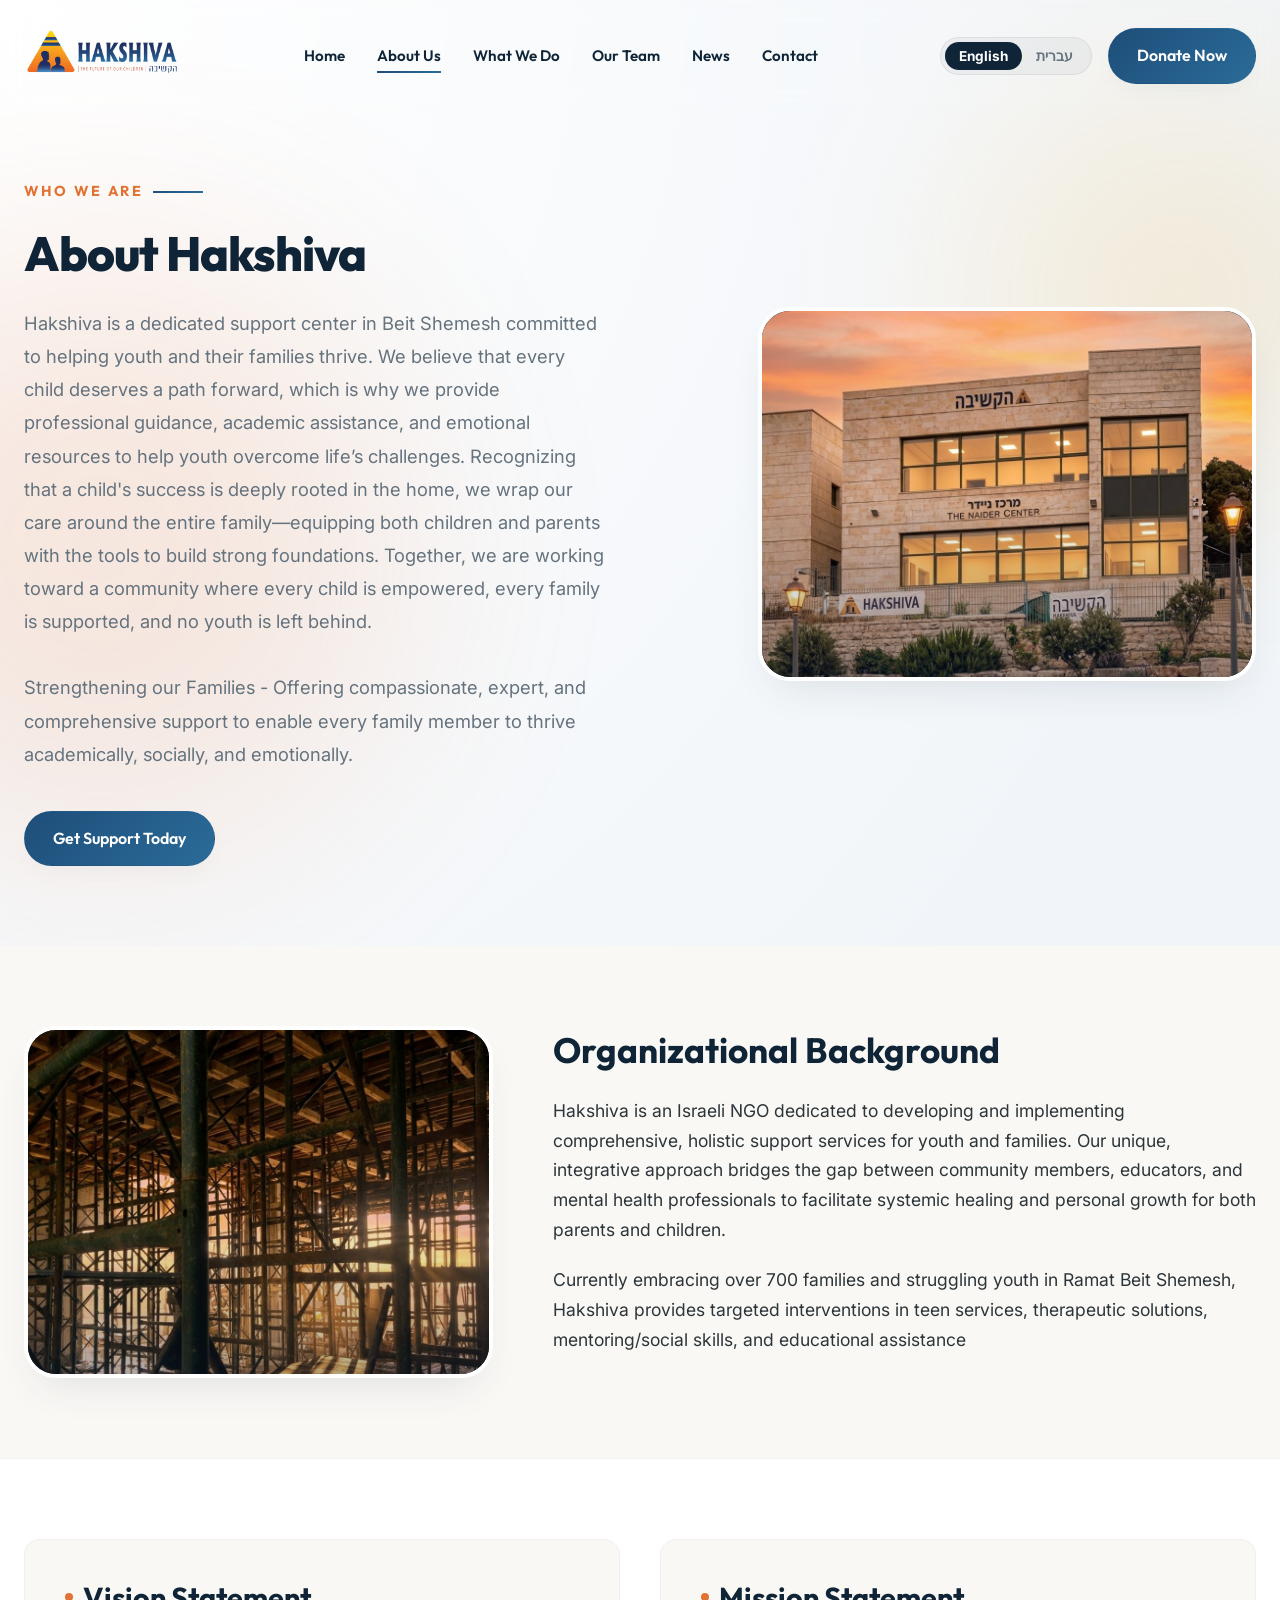
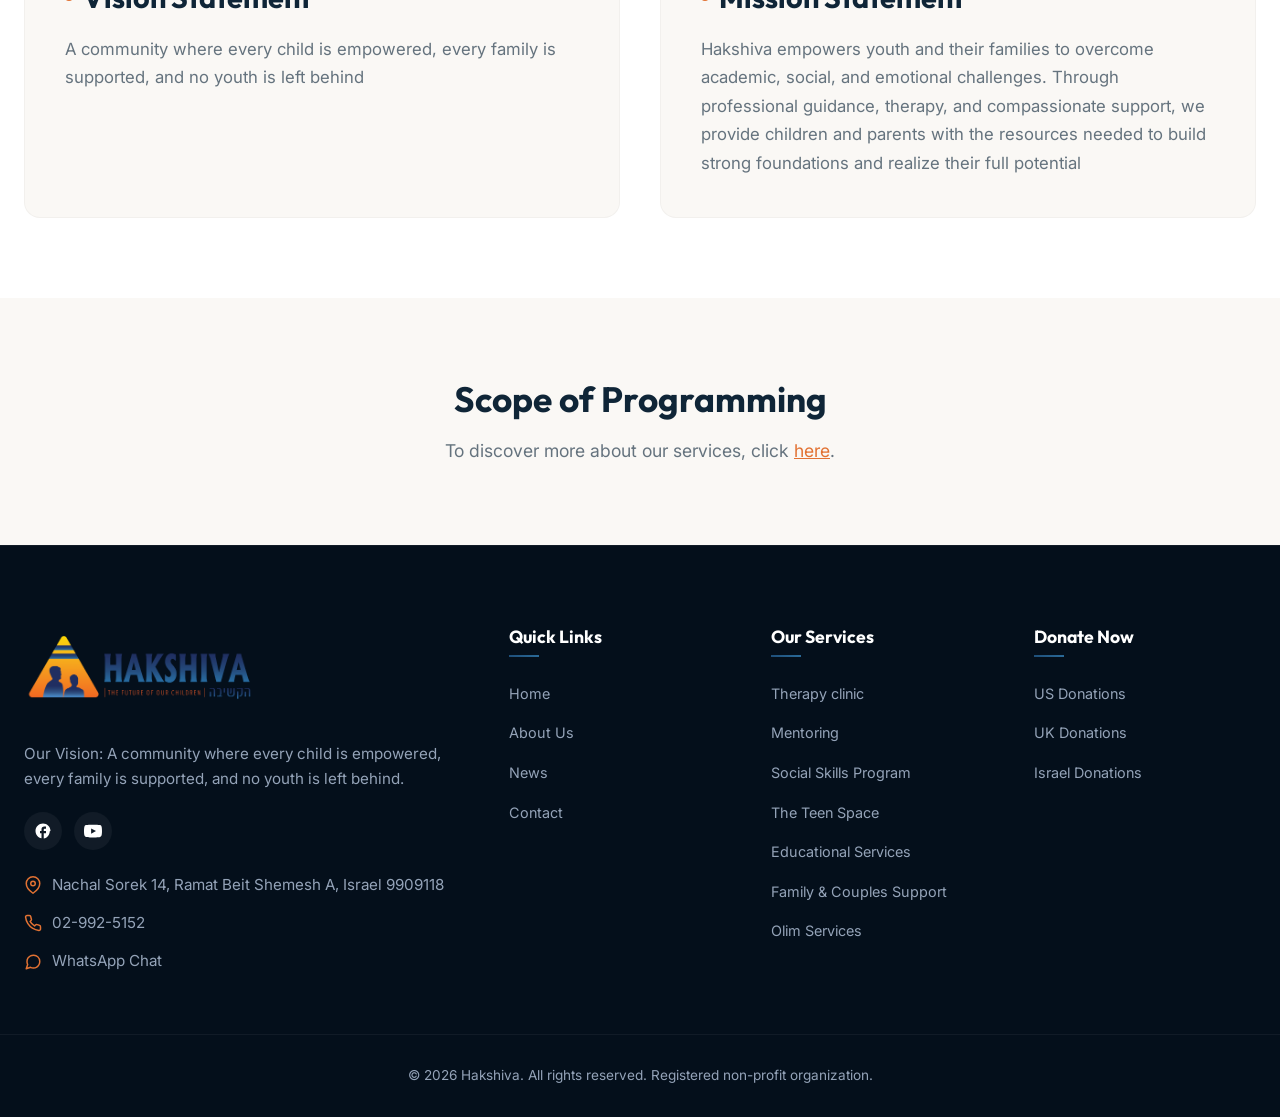
<file: about.html>
<!DOCTYPE html>
<html lang="en-US" dir="ltr">
<head>
    <meta charset="UTF-8">
    <meta name="viewport" content="width=device-width, initial-scale=1.0">
    
    <!-- SEO Optimization Meta Tags -->
    <title>About Us | Hakshiva NGO Beit Shemesh</title>
    <meta name="description" content="Learn about Hakshiva's mission, need, background, and scope of mentoring, therapeutic clinic, teen center, and educational services for youth in Israel.">
    <link rel="canonical" href="https://hakshiva.org/about.html">
    <link rel="alternate" hreflang="en" href="https://hakshiva.org/about.html">
    <link rel="alternate" hreflang="he" href="https://hakshiva.org/about.html?lang=he">
    
    <!-- Open Graph (Social Sharing) -->
    <meta property="og:title" content="About Hakshiva | For the Future of our Children">
    <meta property="og:description" content="Providing loving, professional resources to enable every child to fulfill their academic, social, and emotional potential.">
    <meta property="og:url" content="https://hakshiva.org/about.html">
    <meta property="og:type" content="website">
    <meta property="og:image" content="https://hakshiva.org/images/logo.png">
    
    <!-- Favicon -->
    <link rel="icon" type="image/png" href="images/logo.png">

    <!-- Premium Stylesheet Link -->
    <link rel="stylesheet" href="styles.css">
</head>
<body>

    <!-- STICKY SITE HEADER -->
    <header class="site-header bg-blur" id="siteHeader">
        <div class="container header-container">
            <a href="index.html#home" class="logo-link" id="logoLink" aria-label="Hakshiva Home">
                <img src="images/logo.png" alt="Hakshiva Logo" class="logo-img" width="1024" height="415">
            </a>

            <!-- Navigation Links (pointing back to homepage sections) -->
            <nav class="nav-bar" aria-label="Main Navigation">
                <ul class="nav-menu" id="navMenu">
                    <li class="nav-item">
                        <a href="index.html#home" class="nav-link" data-i18n="navHome">Home</a>
                    </li>
                    <li class="nav-item">
                        <a href="about.html" class="nav-link active" data-i18n="navAbout">About Us</a>
                    </li>
                    <li class="nav-item nav-item-dropdown">
                        <a href="index.html#services" class="nav-link" data-i18n="navWhatWeDo">What We Do</a>
                        <ul class="dropdown-menu">
                            <li class="dropdown-submenu">
                                <a href="index.html#clinic" class="dropdown-link" data-i18n="srvTabClinic">Therapy Clinic</a>
                                <ul class="submenu">
                                    <li><a href="index.html#child-parent-clinic" class="dropdown-link" data-i18n="srvTabChildParentClinic">Child-Parent Clinic (Ages 6-12)</a></li>
                                    <li><a href="index.html#teens-therapy" class="dropdown-link" data-i18n="srvTabTeensTherapy">Teens</a></li>
                                    <li><a href="index.html#family" class="dropdown-link" data-i18n="srvTabFamily">Family Relationship Support</a></li>
                                </ul>
                            </li>
                            <li><a href="index.html#mentoring" class="dropdown-link" data-i18n="srvTabMentoring">Mentoring</a></li>
                            <li><a href="index.html#social-skills" class="dropdown-link" data-i18n="srvTabSocialSkills">Social Skills Program</a></li>
                            <li><a href="index.html#teens" class="dropdown-link" data-i18n="srvTabTeens">Teen Drop-In Center</a></li>
                            <li><a href="index.html#education" class="dropdown-link" data-i18n="srvTabEducation">Educational Services</a></li>
                            <li><a href="index.html#olim" class="dropdown-link" data-i18n="srvTabOlim">Olim Services</a></li>
                        </ul>
                    </li>
                    <li class="nav-item">
                        <a href="team.html" class="nav-link" data-i18n="navTeam">Team</a>
                    </li>
                    <li class="nav-item">
                        <a href="index.html#news" class="nav-link" data-i18n="navNews">News</a>
                    </li>
                    <li class="nav-item">
                        <a href="index.html#contact" class="nav-link" data-i18n="navContact">Contact</a>
                    </li>
                </ul>
            </nav>

            <!-- Actions: Language Toggle & CTA Button -->
            <div class="header-actions">
                <div class="lang-toggle" role="group" aria-label="Language Switcher">
                    <button class="lang-btn active" data-lang="en">English</button>
                    <button class="lang-btn" data-lang="he">עברית</button>
                </div>
                <a href="index.html#donate" class="btn btn-primary" id="headerDonateBtn" data-i18n="navDonate">Donate Now</a>
                
                <!-- Mobile Navigation Toggle Burger -->
                <button class="hamburger" id="hamburgerMenu" aria-label="Open navigation menu" aria-expanded="false">
                    <span></span>
                    <span></span>
                    <span></span>
                </button>
            </div>
        </div>
    </header>

    <!-- MAIN WRAPPER -->
    <main>

        <!-- SERVICE HERO SECTION -->
        <section class="service-hero-section">
            <!-- Aesthetic background blur glow layers -->
            <div class="bg-glow-wrapper">
                <div class="glow-bubble glow-1"></div>
                <div class="glow-bubble glow-2"></div>
            </div>

            <div class="container">
                <span class="service-category" data-i18n="aboutHeroCategory">Who We Are</span>
                <h1 class="service-hero-title" data-i18n="aboutHeroTitle">About Hakshiva</h1>
                
                <div class="service-hero-grid" style="align-items: start;">
                    <div class="service-hero-content">
                        <p class="service-hero-desc" data-i18n="aboutHeroDesc">Hakshiva is a dedicated support center in Beit Shemesh committed to helping youth and their families thrive. We believe that every child deserves a path forward, which is why we provide professional guidance, academic assistance, and emotional resources to help youth overcome life’s challenges. Recognizing that a child's success is deeply rooted in the home, we wrap our care around the entire family—equipping both children and parents with the tools to build strong foundations. Together, we are working toward a community where every child is empowered, every family is supported, and no youth is left behind.<br><br>Strengthening our Families - Offering compassionate, expert, and comprehensive support to enable every family member to thrive academically, socially, and emotionally.</p>
                        <div class="service-hero-btns">
                            <a href="index.html#contact" class="btn btn-primary" data-i18n="aboutHeroBtn">Get Support Today</a>
                        </div>
                    </div>
    
                    <!-- Premium photo frame visual (Displaying Building Image) -->
                    <div class="service-hero-visual" style="margin-top: 0;">
                        <div class="service-image-frame" style="box-shadow: var(--shadow-premium);">
                            <img src="images/Hakshiva_building_1.jpeg" alt="Hakshiva Center" class="service-header-img" style="height: 380px; object-position: center;" width="1000" height="1000">
                            <div class="service-image-overlay"></div>
                        </div>
                    </div>
                </div>
            </div>
        </section>

        <!-- ORGANIZATIONAL BACKGROUND & NEED -->
        <section class="about-details-section" style="padding: 80px 0; background-color: var(--primary-light);">
            <div class="container" style="display: grid; grid-template-columns: 0.8fr 1.2fr; gap: 60px; align-items: center;">
                <!-- Premium visual frame (Displaying Scaffold Image) -->
                <div class="service-image-frame" style="box-shadow: var(--shadow-premium);">
                    <img src="images/Hakshiva_scaffold_1.jpeg" loading="lazy" alt="Scaffolding Our Future" class="service-header-img" style="height: 380px; object-position: center;" width="1000" height="1000">
                    <div class="service-image-overlay"></div>
                </div>

                <div>
                    <h2 style="font-family: var(--font-heading); color: var(--primary-dark); font-size: 2.2rem; margin-bottom: 24px; position: relative;">
                        <span data-i18n="aboutBgTitle">Organizational Background</span>
                    </h2>
                    <p style="margin-bottom: 20px; font-size: 1.1rem; color: var(--text-main); line-height: 1.7;" data-i18n="aboutBgPara1">
                        Hakshiva is an Israeli NGO dedicated to developing and implementing hands-on support services for children and youth. Our unique, integrative approach unites community members, educators, and mental health professionals to facilitate the realization of each child's potential.
                    </p>
                    <p style="font-size: 1.1rem; color: var(--text-main); line-height: 1.7; margin-bottom: 20px;" data-i18n="aboutBgPara2">
                        Currently embracing over 700 families and struggling youth in Ramat Beit Shemesh, Hakshiva provides targeted interventions in teen services, therapeutic solutions, mentoring/social skills, and educational assistance. While established by and for local residents, we are actively expanding our scope to reach youth in need across Israel.
                    </p>
                </div>
            </div>
        </section>
        
        <!-- NEED & MISSION -->
        <section class="need-mission-section" style="padding: 80px 0; background-color: #FFFFFF; border-top: 1px solid rgba(0,0,0,0.05);">
            <div class="container" style="display: grid; grid-template-columns: 1fr 1fr; gap: 40px; align-items: stretch;">
                <!-- Vision Card -->
                <div style="background: var(--primary-light); padding: 40px; border-radius: 16px; border: 1px solid rgba(0,0,0,0.03); display: flex; flex-direction: column; box-shadow: var(--shadow-sm);">
                    <h3 style="font-family: var(--font-heading); color: var(--primary-dark); font-size: 1.8rem; margin-bottom: 20px; display: flex; align-items: center; gap: 10px;">
                        <span style="display: inline-block; width: 8px; height: 8px; border-radius: 50%; background-color: var(--accent-orange);"></span>
                        <span data-i18n="aboutNeedTitle">Vision Statement</span>
                    </h3>
                    <p style="font-size: 1.05rem; color: var(--text-muted); line-height: 1.7; margin-bottom: 0; flex-grow: 1;" data-i18n="aboutNeedPara1">
                        A community where every child is empowered, every family is supported, and no youth is left behind.
                    </p>
                </div>
                <!-- Mission Card -->
                <div style="background: var(--primary-light); padding: 40px; border-radius: 16px; border: 1px solid rgba(0,0,0,0.03); display: flex; flex-direction: column; box-shadow: var(--shadow-sm);">
                    <h3 style="font-family: var(--font-heading); color: var(--primary-dark); font-size: 1.8rem; margin-bottom: 20px; display: flex; align-items: center; gap: 10px;">
                        <span style="display: inline-block; width: 8px; height: 8px; border-radius: 50%; background-color: var(--accent-orange);"></span>
                        <span data-i18n="aboutMissionTitle">Mission Statement</span>
                    </h3>
                    <p style="font-size: 1.05rem; color: var(--text-muted); line-height: 1.7; margin-bottom: 0; flex-grow: 1;" data-i18n="aboutMissionPara1">
                        Hakshiva empowers youth and their families to overcome academic, social, and emotional challenges. Through professional guidance, therapy, and compassionate support, we provide children and parents with the resources needed to build strong foundations and realize their full potential.
                    </p>
                </div>
            </div>
        </section>

        <!-- SCOPE OF PROGRAMMING -->
        <section class="programs-section" style="padding: 80px 0; background-color: var(--primary-light);">
            <div class="container">
                <div style="text-align: center; margin-bottom: 0;">
                    <h2 style="font-family: var(--font-heading); color: var(--primary-dark); font-size: 2.2rem; margin-bottom: 16px;" data-i18n="aboutScopeTitle">Scope of Programming</h2>
                    <p style="font-size: 1.1rem; color: var(--text-muted); max-width: 700px; margin: 0 auto;" data-i18n="aboutScopeDesc">To discover more about our services, click <a href="index.html#services" style="color: var(--accent-orange); text-decoration: underline;">here</a>.</p>
                </div>
            </div>
        </section>

    </main>

    <!-- FOOTER -->
    <footer class="site-footer" aria-label="Site Footer">
        <div class="container footer-top">
            <div class="footer-brand">
                <img src="images/logo.png" loading="lazy" alt="Hakshiva Logo" style="height: 95px; width: auto; margin-bottom: 12px; display: block;" width="1024" height="415">
                <p data-i18n="footerBrandDesc">Our Vision: A community where every child is empowered, every family is supported, and no youth is left behind.</p>
                
                <!-- Social media -->
                <div class="social-links">
                    <a href="https://www.facebook.com/hakshiva/" target="_blank" rel="noopener noreferrer" class="social-icon-btn" aria-label="Facebook">
                        <svg xmlns="http://www.w3.org/2000/svg" width="18" height="18" viewBox="0 0 24 24" fill="currentColor">
                            <path d="M22 12c0-5.52-4.48-10-10-10S2 6.48 2 12c0 4.84 3.44 8.87 8 9.8V15H8v-3h2V9.5C10 7.57 11.57 6 13.5 6H16v3h-2c-.55 0-1 .45-1 1v2h3v3h-3v6.95c4.56-.93 8-4.96 8-9.75z"/>
                        </svg>
                    </a>

                    <a href="https://www.youtube.com/channel/UCc0gw717xxHsHml6IRDOCzQ" target="_blank" rel="noopener noreferrer" class="social-icon-btn" aria-label="YouTube">
                        <svg xmlns="http://www.w3.org/2000/svg" width="18" height="18" viewBox="0 0 24 24" fill="currentColor">
                            <path d="M23.5 6.25a3 3 0 0 0-2.1-2.1C19.55 3.5 12 3.5 12 3.5s-7.55 0-9.4.65a3 3 0 0 0-2.1 2.1C0 8.1 0 12 0 12s0 3.9.5 5.75a3 3 0 0 0 2.1 2.1c1.85.65 9.4.65 9.4.65s7.55 0 9.4-.65a3 3 0 0 0 2.1-2.1c.5-1.85.5-5.75.5-5.75s0-3.9-.5-5.75zM9.5 15.5V8.5l6.5 3.5-6.5 3.5z"/>
                        </svg>
                    </a>
                </div>
                
                <!-- Contact info -->
                <div class="footer-contact-info" style="margin-top: 24px; display: flex; flex-direction: column; gap: 14px; font-size: 0.95rem;">
                    <div style="display: flex; align-items: flex-start; gap: 10px; line-height: 1.5;">
                        <svg xmlns="http://www.w3.org/2000/svg" width="18" height="18" viewBox="0 0 24 24" fill="none" stroke="var(--accent-orange)" stroke-width="2" stroke-linecap="round" stroke-linejoin="round" style="flex-shrink: 0; margin-top: 2px;">
                            <path d="M21 10c0 7-9 13-9 13s-9-6-9-13a9 9 0 0 1 18 0z"></path>
                            <circle cx="12" cy="10" r="3"></circle>
                        </svg>
                        <span data-i18n="footerAddress">Nachal Sorek 14<span class="desktop-comma">, </span><br class="mobile-only-br">Ramat Beit Shemesh A<span class="desktop-comma">, </span><br class="mobile-only-br">Israel 9909118</span>
                    </div>
                    <div style="display: flex; align-items: center; gap: 10px;">
                        <svg xmlns="http://www.w3.org/2000/svg" width="18" height="18" viewBox="0 0 24 24" fill="none" stroke="var(--accent-orange)" stroke-width="2" stroke-linecap="round" stroke-linejoin="round" style="flex-shrink: 0;">
                            <path d="M22 16.92v3a2 2 0 0 1-2.18 2 19.79 19.79 0 0 1-8.63-3.07 19.5 19.5 0 0 1-6-6 19.79 19.79 0 0 1-3.07-8.67A2 2 0 0 1 4.11 2h3a2 2 0 0 1 2 1.72 12.84 12.84 0 0 0 .7 2.81 2 2 0 0 1-.45 2.11L8.09 9.91a16 16 0 0 0 6 6l1.27-1.27a2 2 0 0 1 2.11-.45 12.84 12.84 0 0 0 2.81.7A2 2 0 0 1 22 16.92z"></path>
                        </svg>
                        <a href="tel:029925152" style="color: inherit; text-decoration: none;" data-i18n="footerPhone">02-992-5152</a>
                    </div>
                    <div style="display: flex; align-items: center; gap: 10px;">
                        <svg xmlns="http://www.w3.org/2000/svg" width="18" height="18" viewBox="0 0 24 24" fill="none" stroke="var(--accent-orange)" stroke-width="2" stroke-linecap="round" stroke-linejoin="round" style="flex-shrink: 0;">
                            <path d="M21 11.5a8.38 8.38 0 0 1-.9 3.8 8.5 8.5 0 0 1-7.6 4.7 8.38 8.38 0 0 1-3.8-.9L3 21l1.9-5.7a8.38 8.38 0 0 1-.9-3.8 8.5 8.5 0 0 1 4.7-7.6 8.38 8.38 0 0 1 3.8-.9h.5a8.48 8.48 0 0 1 8 8v.5z"></path>
                        </svg>
                        <a href="https://wa.me/97229925152" target="_blank" rel="noopener noreferrer" style="color: inherit; text-decoration: none;" data-i18n="footerWhatsapp">WhatsApp Chat</a>
                    </div>
                </div>
            </div>
            
            <div class="footer-links-col">
                <h3 class="footer-heading" data-i18n="footerColLinks">Quick Links</h3>
                <ul class="footer-links">
                    <li><a href="index.html#home" class="footer-link" data-i18n="navHome">Home</a></li>
                    <li><a href="about.html" class="footer-link" data-i18n="footerLinkAbout">About Us</a></li>
                    <li><a href="index.html#news" class="footer-link" data-i18n="navNews">News</a></li>
                    <li><a href="index.html#contact" class="footer-link" data-i18n="navContact">Contact</a></li>
                </ul>
            </div>
            
            <div class="footer-links-col">
                <h3 class="footer-heading" data-i18n="footerColSrv">Our Services</h3>
                <ul class="footer-links">
                    <li><a href="index.html#clinic" class="footer-link" data-i18n="srvTabClinic">Therapy Clinic</a></li>
                    <li><a href="index.html#mentoring" class="footer-link" data-i18n="srvTabMentoring">Mentoring</a></li>
                    <li><a href="index.html#social-skills" class="footer-link" data-i18n="srvTabSocialSkills">Social Skills Program</a></li>
                    <li><a href="index.html#teens" class="footer-link" data-i18n="srvTabTeens">Teen Drop-In Center</a></li>
                    <li><a href="index.html#education" class="footer-link" data-i18n="srvTabEducation">Educational Services</a></li>
                    <li><a href="index.html#family" class="footer-link" data-i18n="srvTabFamily">Family Relationship Support</a></li>
                    <li><a href="index.html#olim" class="footer-link" data-i18n="srvTabOlim">Olim Services</a></li>
                </ul>
            </div>
            
            <div class="footer-links-col">
                <h3 class="footer-heading" data-i18n="navDonate">Donate Now</h3>
                <ul class="footer-links">
                    <li><a href="index.html#donate-usa" class="footer-link" data-i18n="donateLinkUsa">US Donations</a></li>
                    <li><a href="index.html#donate-uk" class="footer-link" data-i18n="donateLinkEnglish">UK Donations</a></li>
                    <li><a href="index.html#donate-israel" class="footer-link" data-i18n="donateLinkIsrael">Israel Donations</a></li>
                </ul>
            </div>
        </div>
        
        <div class="container footer-bottom">
            <p data-i18n="footerCopyright">&copy; 2026 Hakshiva. All rights reserved. Registered non-profit organization.</p>
        </div>
    </footer>

    <!-- Premium Language Switching & Interactivity Scripts -->
    <script src="script.js"></script>
</body>
</html>
</file>
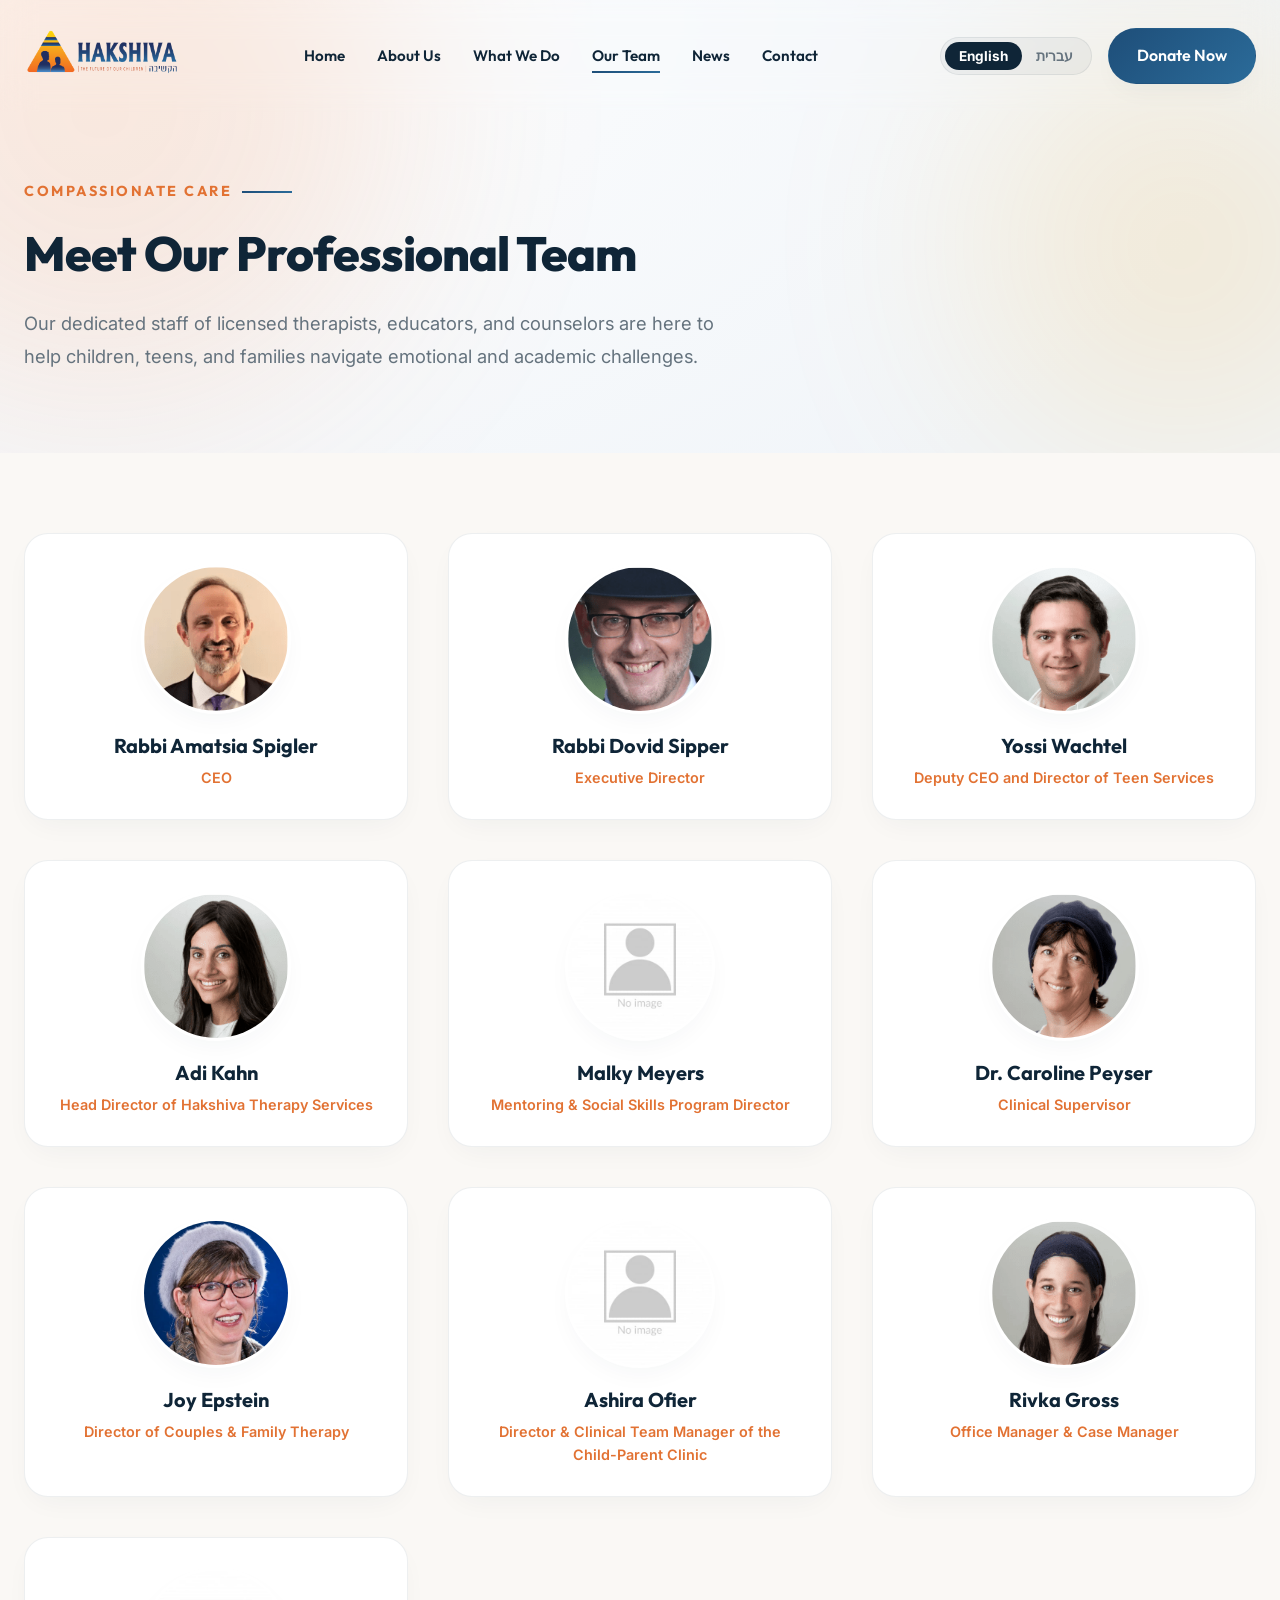
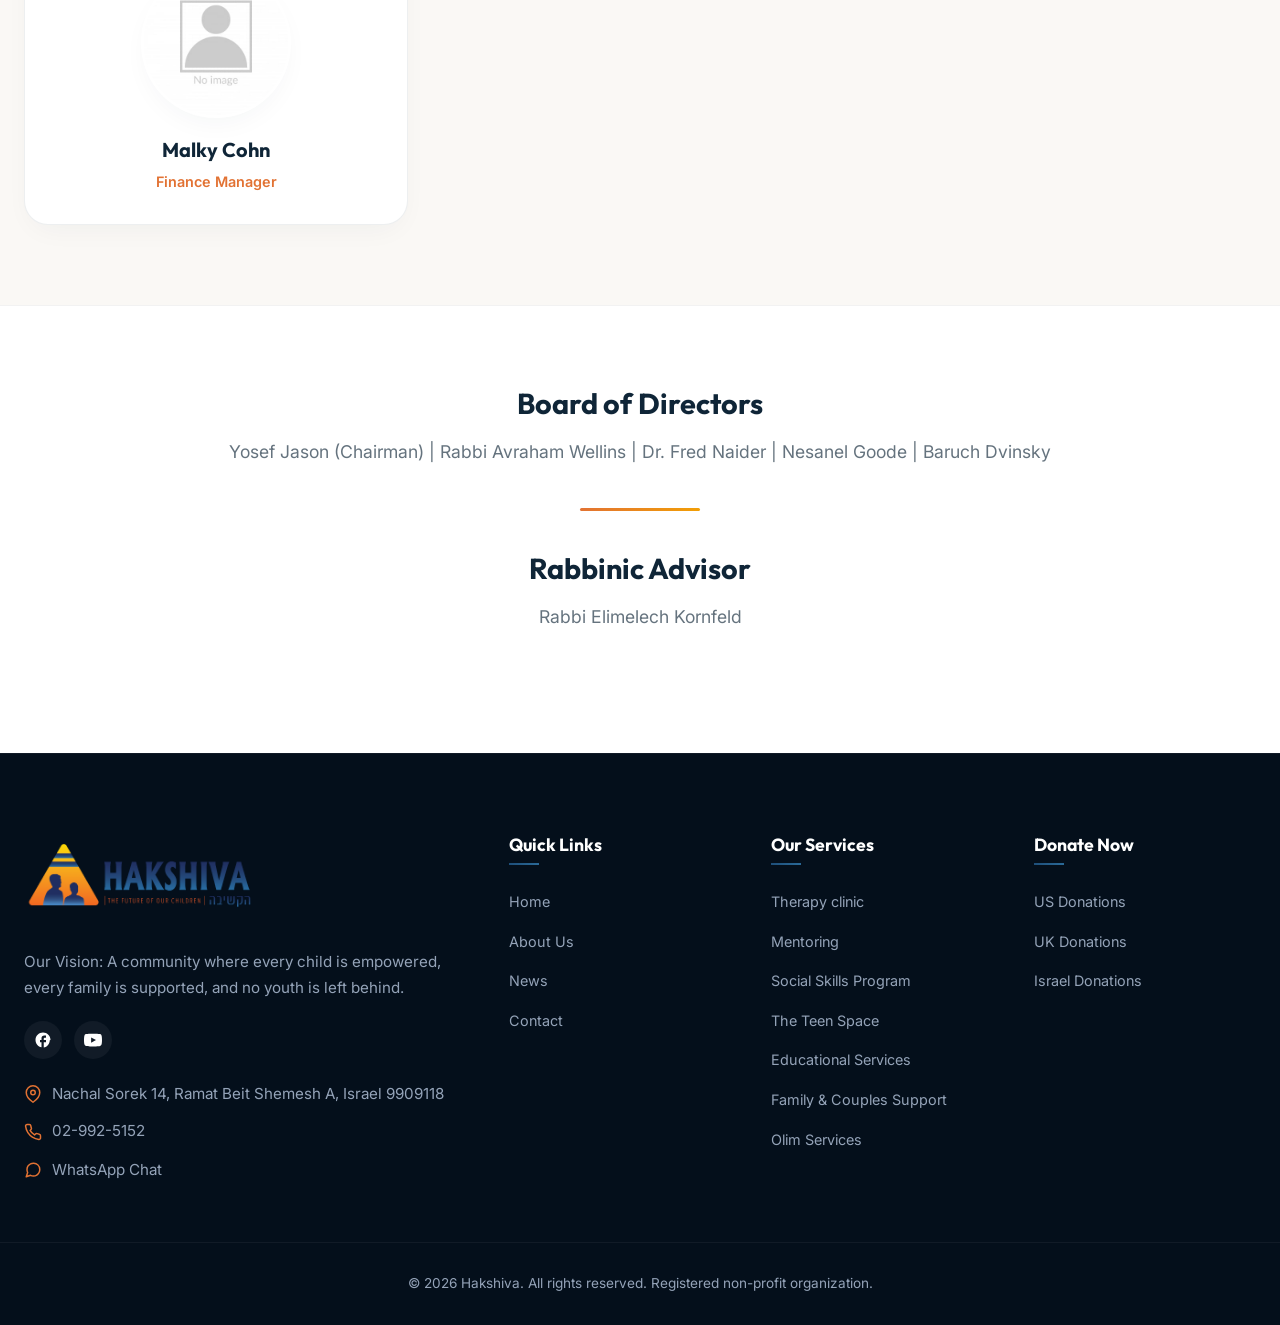
<file: team.html>
<!DOCTYPE html>
<html lang="en-US" dir="ltr">
<head>
    <meta charset="UTF-8">
    <meta name="viewport" content="width=device-width, initial-scale=1.0">
    
    <!-- SEO Optimization Meta Tags -->
    <title>Our Team | Hakshiva NGO Beit Shemesh</title>
    <meta name="description" content="Meet Hakshiva's dedicated professional team, directors, board members, and rabbinic advisors guiding support services for Beit Shemesh youth.">
    <link rel="canonical" href="https://hakshiva.org/team.html">
    <link rel="alternate" hreflang="en" href="https://hakshiva.org/team.html">
    <link rel="alternate" hreflang="he" href="https://hakshiva.org/team.html?lang=he">
    
    <!-- Open Graph (Social Sharing) -->
    <meta property="og:title" content="Our Team | Hakshiva">
    <meta property="og:description" content="Our dedicated staff of licensed therapists, educators, and counselors are here to help youth and families navigate challenges.">
    <meta property="og:url" content="https://hakshiva.org/team.html">
    <meta property="og:type" content="website">
    <meta property="og:image" content="https://hakshiva.org/images/logo.png">
    
    <!-- Favicon -->
    <link rel="icon" type="image/png" href="images/logo.png">

    <!-- Premium Stylesheet Link -->
    <link rel="stylesheet" href="styles.css">
</head>
<body>

    <!-- STICKY SITE HEADER -->
    <header class="site-header bg-blur" id="siteHeader">
        <div class="container header-container">
            <a href="index.html#home" class="logo-link" id="logoLink" aria-label="Hakshiva Home">
                <img src="images/logo.png" alt="Hakshiva Logo" class="logo-img" width="1024" height="415">
            </a>

            <!-- Navigation Links -->
            <nav class="nav-bar" aria-label="Main Navigation">
                <ul class="nav-menu" id="navMenu">
                    <li class="nav-item">
                        <a href="index.html#home" class="nav-link" data-i18n="navHome">Home</a>
                    </li>
                    <li class="nav-item">
                        <a href="about.html" class="nav-link" data-i18n="navAbout">About Us</a>
                    </li>
                    <li class="nav-item nav-item-dropdown">
                        <a href="index.html#services" class="nav-link" data-i18n="navWhatWeDo">What We Do</a>
                        <ul class="dropdown-menu">
                            <li class="dropdown-submenu">
                                <a href="index.html#clinic" class="dropdown-link" data-i18n="srvTabClinic">Therapy Clinic</a>
                                <ul class="submenu">
                                    <li><a href="index.html#child-parent-clinic" class="dropdown-link" data-i18n="srvTabChildParentClinic">Child-Parent Clinic (Ages 6-12)</a></li>
                                    <li><a href="index.html#teens-therapy" class="dropdown-link" data-i18n="srvTabTeensTherapy">Teens</a></li>
                                    <li><a href="index.html#family" class="dropdown-link" data-i18n="srvTabFamily">Family Relationship Support</a></li>
                                </ul>
                            </li>
                            <li><a href="index.html#mentoring" class="dropdown-link" data-i18n="srvTabMentoring">Mentoring</a></li>
                            <li><a href="index.html#social-skills" class="dropdown-link" data-i18n="srvTabSocialSkills">Social Skills Program</a></li>
                            <li><a href="index.html#teens" class="dropdown-link" data-i18n="srvTabTeens">Teen Drop-In Center</a></li>
                            <li><a href="index.html#education" class="dropdown-link" data-i18n="srvTabEducation">Educational Services</a></li>
                            <li><a href="index.html#olim" class="dropdown-link" data-i18n="srvTabOlim">Olim Services</a></li>
                        </ul>
                    </li>
                    <li class="nav-item">
                        <a href="team.html" class="nav-link active" data-i18n="navTeam">Team</a>
                    </li>
                    <li class="nav-item">
                        <a href="index.html#news" class="nav-link" data-i18n="navNews">News</a>
                    </li>
                    <li class="nav-item">
                        <a href="index.html#contact" class="nav-link" data-i18n="navContact">Contact</a>
                    </li>
                </ul>
            </nav>

            <!-- Actions: Language Toggle & CTA Button -->
            <div class="header-actions">
                <div class="lang-toggle" role="group" aria-label="Language Switcher">
                    <button class="lang-btn active" data-lang="en">English</button>
                    <button class="lang-btn" data-lang="he">עברית</button>
                </div>
                <a href="index.html#donate" class="btn btn-primary" id="headerDonateBtn" data-i18n="navDonate">Donate Now</a>
                
                <!-- Mobile Navigation Toggle Burger -->
                <button class="hamburger" id="hamburgerMenu" aria-label="Open navigation menu" aria-expanded="false">
                    <span></span>
                    <span></span>
                    <span></span>
                </button>
            </div>
        </div>
    </header>

    <!-- MAIN WRAPPER -->
    <main>

        <!-- HERO SECTION -->
        <section class="service-hero-section">
            <!-- Aesthetic background blur glow layers -->
            <div class="bg-glow-wrapper">
                <div class="glow-bubble glow-1"></div>
                <div class="glow-bubble glow-2"></div>
            </div>

            <div class="container">
                <span class="service-category" data-i18n="teamTag">COMPASSIONATE CARE</span>
                <h1 class="service-hero-title" data-i18n="teamTitle">Meet Our Professional Team</h1>
                <p class="service-hero-desc view-header-desc" data-i18n="teamDesc">Our dedicated staff of licensed therapists, educators, and counselors are here to help children, teens, and families navigate emotional and academic challenges.</p>
            </div>
        </section>

        <!-- TEAM SECTION -->
        <section class="team-section" style="padding: 40px 0 80px 0; background: var(--primary-light);">
            <div class="container">
                <div class="team-grid">
                    <!-- Rendered from team.json by renderTeam() in script.js -->
                </div>
            </div>
        </section>

        <!-- BOARD & ADVISORS SECTION -->
        <section class="board-section" id="board" style="padding: 80px 0; background: #FFFFFF; border-top: 1px solid rgba(0,0,0,0.05);">
            <div class="container board-container">
                <h2 class="board-title" data-content="boardTitle">Board of Directors</h2>
                <p class="board-list" data-content="boardList">Yosef Jason (Chairman) | Rabbi Avraham Wellins | Dr. Fred Naider | Nesanel Goode | Baruch Dvinsky</p>
                
                <div class="divider-line"></div>
                
                <h2 class="board-title" data-content="rabbinicTitle">Rabbinic Advisor</h2>
                <p class="board-list" data-content="rabbinicList">Rabbi Elimelech Kornfeld</p>
            </div>
        </section>

    </main>

    <!-- FOOTER -->
    <footer class="site-footer" aria-label="Site Footer">
        <div class="container footer-top">
            <div class="footer-brand">
                <img src="images/logo.png" loading="lazy" alt="Hakshiva Logo" style="height: 95px; width: auto; margin-bottom: 12px; display: block;" width="1024" height="415">
                <p data-i18n="footerBrandDesc">Our Vision: A community where every child is empowered, every family is supported, and no youth is left behind.</p>
                
                <!-- Social media -->
                <div class="social-links">
                    <a href="https://www.facebook.com/hakshiva/" target="_blank" rel="noopener noreferrer" class="social-icon-btn" aria-label="Facebook">
                        <svg xmlns="http://www.w3.org/2000/svg" width="18" height="18" viewBox="0 0 24 24" fill="currentColor">
                            <path d="M22 12c0-5.52-4.48-10-10-10S2 6.48 2 12c0 4.84 3.44 8.87 8 9.8V15H8v-3h2V9.5C10 7.57 11.57 6 13.5 6H16v3h-2c-.55 0-1 .45-1 1v2h3v3h-3v6.95c4.56-.93 8-4.96 8-9.75z"/>
                        </svg>
                    </a>

                    <a href="https://www.youtube.com/channel/UCc0gw717xxHsHml6IRDOCzQ" target="_blank" rel="noopener noreferrer" class="social-icon-btn" aria-label="YouTube">
                        <svg xmlns="http://www.w3.org/2000/svg" width="18" height="18" viewBox="0 0 24 24" fill="currentColor">
                            <path d="M23.5 6.25a3 3 0 0 0-2.1-2.1C19.55 3.5 12 3.5 12 3.5s-7.55 0-9.4.65a3 3 0 0 0-2.1 2.1C0 8.1 0 12 0 12s0 3.9.5 5.75a3 3 0 0 0 2.1 2.1c1.85.65 9.4.65 9.4.65s7.55 0 9.4-.65a3 3 0 0 0 2.1-2.1c.5-1.85.5-5.75.5-5.75s0-3.9-.5-5.75zM9.5 15.5V8.5l6.5 3.5-6.5 3.5z"/>
                        </svg>
                    </a>
                </div>
                
                <!-- Contact info -->
                <div class="footer-contact-info" style="margin-top: 24px; display: flex; flex-direction: column; gap: 14px; font-size: 0.95rem;">
                    <div style="display: flex; align-items: flex-start; gap: 10px; line-height: 1.5;">
                        <svg xmlns="http://www.w3.org/2000/svg" width="18" height="18" viewBox="0 0 24 24" fill="none" stroke="var(--accent-orange)" stroke-width="2" stroke-linecap="round" stroke-linejoin="round" style="flex-shrink: 0; margin-top: 2px;">
                            <path d="M21 10c0 7-9 13-9 13s-9-6-9-13a9 9 0 0 1 18 0z"></path>
                            <circle cx="12" cy="10" r="3"></circle>
                        </svg>
                        <span data-i18n="footerAddress">Nachal Sorek 14<span class="desktop-comma">, </span><br class="mobile-only-br">Ramat Beit Shemesh A<span class="desktop-comma">, </span><br class="mobile-only-br">Israel 9909118</span>
                    </div>
                    <div style="display: flex; align-items: center; gap: 10px;">
                        <svg xmlns="http://www.w3.org/2000/svg" width="18" height="18" viewBox="0 0 24 24" fill="none" stroke="var(--accent-orange)" stroke-width="2" stroke-linecap="round" stroke-linejoin="round" style="flex-shrink: 0;">
                            <path d="M22 16.92v3a2 2 0 0 1-2.18 2 19.79 19.79 0 0 1-8.63-3.07 19.5 19.5 0 0 1-6-6 19.79 19.79 0 0 1-3.07-8.67A2 2 0 0 1 4.11 2h3a2 2 0 0 1 2 1.72 12.84 12.84 0 0 0 .7 2.81 2 2 0 0 1-.45 2.11L8.09 9.91a16 16 0 0 0 6 6l1.27-1.27a2 2 0 0 1 2.11-.45 12.84 12.84 0 0 0 2.81.7A2 2 0 0 1 22 16.92z"></path>
                        </svg>
                        <a href="tel:029925152" style="color: inherit; text-decoration: none;" data-i18n="footerPhone">02-992-5152</a>
                    </div>
                    <div style="display: flex; align-items: center; gap: 10px;">
                        <svg xmlns="http://www.w3.org/2000/svg" width="18" height="18" viewBox="0 0 24 24" fill="none" stroke="var(--accent-orange)" stroke-width="2" stroke-linecap="round" stroke-linejoin="round" style="flex-shrink: 0;">
                            <path d="M21 11.5a8.38 8.38 0 0 1-.9 3.8 8.5 8.5 0 0 1-7.6 4.7 8.38 8.38 0 0 1-3.8-.9L3 21l1.9-5.7a8.38 8.38 0 0 1-.9-3.8 8.5 8.5 0 0 1 4.7-7.6 8.38 8.38 0 0 1 3.8-.9h.5a8.48 8.48 0 0 1 8 8v.5z"></path>
                        </svg>
                        <a href="https://wa.me/97229925152" target="_blank" rel="noopener noreferrer" style="color: inherit; text-decoration: none;" data-i18n="footerWhatsapp">WhatsApp Chat</a>
                    </div>
                </div>
            </div>
            
            <div class="footer-links-col">
                <h3 class="footer-heading" data-i18n="footerColLinks">Quick Links</h3>
                <ul class="footer-links">
                    <li><a href="index.html#home" class="footer-link" data-i18n="navHome">Home</a></li>
                    <li><a href="about.html" class="footer-link" data-i18n="footerLinkAbout">About Us</a></li>
                    <li><a href="index.html#news" class="footer-link" data-i18n="navNews">News</a></li>
                    <li><a href="index.html#contact" class="footer-link" data-i18n="navContact">Contact</a></li>
                </ul>
            </div>
            
            <div class="footer-links-col">
                <h3 class="footer-heading" data-i18n="footerColSrv">Our Services</h3>
                <ul class="footer-links">
                    <li><a href="index.html#clinic" class="footer-link" data-i18n="srvTabClinic">Therapy Clinic</a></li>
                    <li><a href="index.html#mentoring" class="footer-link" data-i18n="srvTabMentoring">Mentoring</a></li>
                    <li><a href="index.html#social-skills" class="footer-link" data-i18n="srvTabSocialSkills">Social Skills Program</a></li>
                    <li><a href="index.html#teens" class="footer-link" data-i18n="srvTabTeens">Teen Drop-In Center</a></li>
                    <li><a href="index.html#education" class="footer-link" data-i18n="srvTabEducation">Educational Services</a></li>
                    <li><a href="index.html#family" class="footer-link" data-i18n="srvTabFamily">Family Relationship Support</a></li>
                    <li><a href="index.html#olim" class="footer-link" data-i18n="srvTabOlim">Olim Services</a></li>
                </ul>
            </div>
            
            <div class="footer-links-col">
                <h3 class="footer-heading" data-i18n="navDonate">Donate Now</h3>
                <ul class="footer-links">
                    <li><a href="index.html#donate-usa" class="footer-link" data-i18n="donateLinkUsa">US Donations</a></li>
                    <li><a href="index.html#donate-uk" class="footer-link" data-i18n="donateLinkEnglish">UK Donations</a></li>
                    <li><a href="index.html#donate-israel" class="footer-link" data-i18n="donateLinkIsrael">Israel Donations</a></li>
                </ul>
            </div>
        </div>
        
        <div class="container footer-bottom">
            <p data-i18n="footerCopyright">&copy; 2026 Hakshiva. All rights reserved. Registered non-profit organization.</p>
        </div>
    </footer>

    <!-- Premium Language Switching & Interactivity Scripts -->
    <script src="script.js"></script>
</body>
</html>
</file>
<file: styles.css>
/* -------------------------------------------------------------
   HAKSHIVA WEBSITE REDESIGN - PREMIUM STYLING
   Built with modern CSS variables, glassmorphic layout,
   responsive grids, custom micro-animations, and full RTL support.
   ------------------------------------------------------------- */

/* IMPORT GOOGLE FONTS */
@import url('https://fonts.googleapis.com/css2?family=Inter:wght@300;400;500;600;700&family=Outfit:wght@400;500;600;700;800&display=swap');

/* CSS RESET & VARIABLES */
:root {
    /* Fonts */
    --font-heading: 'Outfit', 'Inter', sans-serif;
    --font-body: 'Inter', sans-serif;

    /* Color Palette - Rich Blue, Orange & Golden Yellow for a comforting feeling */
    --primary-dark: #0F2537;      /* Rich deep navy blue */
    --primary-light: #FAF8F5;     /* Comforting warm cream/sand background */
    --accent-red: #F29F05;        /* Hopeful golden yellow */
    --accent-orange: #E27233;     /* Comforting terracotta orange */
    --accent-blue: #1E4E79;       /* Deep slate blue */
    --accent-teal: #2B6B99;       /* Rich ocean teal blue */
    
    /* Gradients */
    --gradient-brand: linear-gradient(135deg, var(--accent-blue) 0%, var(--accent-teal) 100%);
    --gradient-blue: linear-gradient(135deg, var(--primary-dark) 0%, var(--accent-blue) 100%);
    --gradient-teal: linear-gradient(135deg, var(--accent-orange) 0%, var(--accent-red) 100%);
    --gradient-dark: linear-gradient(135deg, #091C30 0%, var(--primary-dark) 100%);
    --gradient-light-card: linear-gradient(135deg, rgba(255, 255, 255, 0.98) 0%, rgba(246, 242, 235, 0.95) 100%);
    
    /* Interface */
    --text-main: #2C3539;         /* Charcoal dark slate for softer contrast */
    --text-muted: #65737E;        /* Slate gray */
    --text-white: #FFFFFF;
    --border-glass: rgba(255, 255, 255, 0.6);
    --border-dark-glass: rgba(30, 58, 71, 0.08);
    --shadow-soft: 0 10px 30px -10px rgba(30, 58, 71, 0.06);
    --shadow-premium: 0 20px 40px -15px rgba(30, 58, 71, 0.12);
    --shadow-inset: inset 0 2px 4px 0 rgba(255, 255, 255, 0.1);
    
    /* Layout */
    --radius-sm: 8px;
    --radius-md: 16px;
    --radius-lg: 24px;
    --radius-xl: 32px;
    --transition-smooth: all 0.4s cubic-bezier(0.16, 1, 0.3, 1);
    --transition-bounce: all 0.5s cubic-bezier(0.34, 1.56, 0.64, 1);
    --max-width: 1280px;
}

/* RTL OVERRIDES SUPPORT */
[dir="rtl"] {
    --transition-smooth: all 0.4s cubic-bezier(0.16, 1, 0.3, 1);
}

* {
    box-sizing: border-box;
    margin: 0;
    padding: 0;
}

html.smooth-scroll {
    scroll-behavior: auto;
}

body {
    font-family: var(--font-body);
    background-color: var(--primary-light);
    color: var(--text-main);
    line-height: 1.6;
    overflow-x: hidden;
    -webkit-font-smoothing: antialiased;
}

h1, h2, h3, h4, h5, h6 {
    font-family: var(--font-heading);
    color: var(--primary-dark);
    font-weight: 700;
    line-height: 1.2;
}

a {
    text-decoration: none;
    color: inherit;
    transition: var(--transition-smooth);
}

button, input, select, textarea {
    font-family: inherit;
    font-size: inherit;
    outline: none;
    border: none;
}

ul {
    list-style: none;
}

/* SCROLLBAR */
::-webkit-scrollbar {
    width: 10px;
}
::-webkit-scrollbar-track {
    background: var(--primary-light);
}
::-webkit-scrollbar-thumb {
    background: #CBD5E1;
    border-radius: 5px;
    border: 2px solid var(--primary-light);
}
::-webkit-scrollbar-thumb:hover {
    background: var(--text-muted);
}

/* CONTAINER */
.container {
    max-width: var(--max-width);
    margin: 0 auto;
    padding: 0 24px;
    position: relative;
    width: 100%;
}

/* UTILITY STYLES */
.text-gradient {
    background: var(--gradient-brand);
    -webkit-background-clip: text;
    -webkit-text-fill-color: transparent;
}

.text-gradient-blue {
    background: var(--gradient-blue);
    -webkit-background-clip: text;
    -webkit-text-fill-color: transparent;
}

.bg-blur {
    backdrop-filter: blur(16px);
    -webkit-backdrop-filter: blur(16px);
}

.mobile-only-br {
    display: none;
}

.desktop-comma {
    display: inline;
}

.btn {
    display: inline-flex;
    align-items: center;
    justify-content: center;
    padding: 14px 28px;
    font-family: var(--font-heading);
    font-size: 1rem;
    font-weight: 600;
    border-radius: 50px;
    cursor: pointer;
    transition: var(--transition-bounce);
    gap: 8px;
    box-shadow: var(--shadow-soft);
}

.btn-primary {
    background: var(--gradient-brand);
    color: var(--text-white);
    border: 1px solid transparent;
}

.btn-primary:hover {
    transform: translateY(-3px) scale(1.02);
    box-shadow: 0 15px 30px -5px rgba(42, 75, 92, 0.35);
}

.btn-secondary {
    background: var(--border-glass);
    color: var(--primary-dark);
    border: 1px solid var(--border-glass);
    backdrop-filter: blur(8px);
}

.btn-secondary:hover {
    background: rgba(255, 255, 255, 0.9);
    transform: translateY(-3px);
    box-shadow: var(--shadow-premium);
}

.btn-outline {
    background: transparent;
    color: var(--primary-dark);
    border: 2px solid var(--primary-dark);
}

.btn-outline:hover {
    background: var(--primary-dark);
    color: var(--text-white);
    transform: translateY(-3px);
}

/* SECTION HEADER */
.section-header {
    text-align: center;
    max-width: 700px;
    margin: 0 auto 60px auto;
}

.section-tag {
    font-family: var(--font-heading);
    text-transform: uppercase;
    font-size: 0.85rem;
    font-weight: 700;
    letter-spacing: 2px;
    color: var(--accent-red);
    margin-bottom: 12px;
    display: inline-block;
}

.section-title {
    font-size: 2.5rem;
    margin-bottom: 18px;
}

.section-desc {
    color: var(--text-muted);
    font-size: 1.1rem;
}

/* DYNAMIC ACCENT BACKGROUNDS */
.bg-glow-wrapper {
    position: absolute;
    width: 100%;
    height: 100%;
    overflow: hidden;
    top: 0;
    left: 0;
    z-index: 0;
    pointer-events: none;
}

.glow-bubble {
    position: absolute;
    border-radius: 50%;
    filter: blur(120px);
    opacity: 0.15;
}

.glow-1 {
    width: 400px;
    height: 400px;
    background: var(--accent-red);
    top: 10%;
    right: -100px;
}

.glow-2 {
    width: 600px;
    height: 600px;
    background: var(--accent-orange);
    bottom: 10%;
    left: -200px;
}

.glow-3 {
    width: 350px;
    height: 350px;
    background: var(--accent-blue);
    top: 40%;
    left: 30%;
}


/* ==========================================
   HEADER & NAVIGATION - SCROLLS WITH THE PAGE
   ========================================== */
.site-header {
    position: absolute;
    top: 0;
    left: 0;
    width: 100%;
    z-index: 1000;
    padding: 24px 0;
    transition: var(--transition-smooth);
}

.site-header.scrolled {
    /* No sticky styling, header remains absolute and scrolls off screen */
    background: transparent;
    box-shadow: none;
    border-bottom: none;
}

.header-container {
    display: flex;
    align-items: center;
    justify-content: space-between;
}

.logo-link {
    display: flex;
    align-items: center;
}

.logo-img {
    height: 64px;
    width: auto;
    transition: var(--transition-smooth);
}

.site-header.scrolled .logo-img {
    height: 52px;
}

.nav-menu {
    display: flex;
    align-items: center;
    gap: 32px;
}

.nav-link {
    font-family: var(--font-heading);
    font-weight: 600;
    font-size: 0.95rem;
    color: var(--primary-dark);
    position: relative;
    padding: 8px 0;
}

.nav-link::after {
    content: '';
    position: absolute;
    bottom: 0;
    left: 0;
    width: 0%;
    height: 2px;
    background: var(--gradient-brand);
    transition: var(--transition-smooth);
}

.nav-link:hover::after,
.nav-link.active::after {
    width: 100%;
}

/* DROPDOWN MENU */
.nav-item-dropdown {
    position: relative;
}

.dropdown-menu {
    position: absolute;
    top: 100%;
    left: 50%;
    transform: translateX(-50%) translateY(20px);
    background: var(--text-white);
    border-radius: var(--radius-md);
    box-shadow: var(--shadow-premium);
    border: 1px solid var(--border-dark-glass);
    padding: 16px;
    width: 280px;
    opacity: 0;
    visibility: hidden;
    transition: var(--transition-smooth);
    z-index: 100;
}

.nav-item-dropdown:hover .dropdown-menu {
    opacity: 1;
    visibility: visible;
    transform: translateX(-50%) translateY(10px);
}

.dropdown-link {
    display: block;
    padding: 10px 14px;
    font-size: 0.9rem;
    border-radius: var(--radius-sm);
    color: var(--text-main);
    font-weight: 500;
}

.dropdown-link:hover {
    background: rgba(30, 58, 138, 0.05);
    color: var(--accent-orange);
    padding-left: 18px;
}

/* RTL Dropdown Alignment */
[dir="rtl"] .dropdown-link:hover {
    padding-left: 14px;
    padding-right: 18px;
}

/* SUBMENU FOR NESTED DROPDOWNS */
.dropdown-submenu {
    position: relative;
}

.dropdown-submenu .submenu {
    position: absolute;
    top: 0;
    left: 100%;
    transform: translateY(10px);
    background: var(--text-white);
    border-radius: var(--radius-md);
    box-shadow: var(--shadow-premium);
    border: 1px solid var(--border-dark-glass);
    padding: 12px;
    width: 260px;
    opacity: 0;
    visibility: hidden;
    transition: var(--transition-smooth);
    list-style: none;
    z-index: 101;
}

.dropdown-submenu:hover .submenu {
    opacity: 1;
    visibility: visible;
    transform: translateY(0);
}

/* RTL Submenu Alignment */
[dir="rtl"] .dropdown-submenu .submenu {
    left: auto;
    right: 100%;
}

/* Custom Symmetrical Teens Grid Layout */
.teens-squares-grid-2x2 {
    display: grid;
    grid-template-columns: repeat(2, 1fr);
    gap: 24px;
}

@media (max-width: 576px) {
    .teens-squares-grid-2x2 {
        grid-template-columns: 1fr;
    }
}

/* Family Section Grid Layouts */
.family-grid-3col {
    display: grid;
    grid-template-columns: repeat(3, 1fr);
    gap: 24px;
}

.family-couples-grid {
    display: grid;
    grid-template-columns: 1.2fr 0.8fr;
    gap: 24px;
    align-items: stretch;
}

.clinic-services-grid {
    display: grid;
    grid-template-columns: 0.85fr 1.15fr;
    gap: 30px;
    align-items: stretch;
}

@media (max-width: 992px) {
    .family-grid-3col {
        grid-template-columns: 1fr;
    }
    .family-couples-grid {
        grid-template-columns: 1fr;
    }
    .clinic-services-grid {
        grid-template-columns: 1fr;
    }
}

/* HEADER ACTIONS */
.header-actions {
    display: flex;
    align-items: center;
    gap: 16px;
}

/* LANG SWITCHER */
.lang-toggle {
    display: flex;
    background: rgba(7, 27, 47, 0.04);
    padding: 4px;
    border-radius: 30px;
    border: 1px solid var(--border-dark-glass);
}

.lang-btn {
    background: transparent;
    padding: 6px 14px;
    font-size: 0.85rem;
    font-weight: 700;
    color: var(--text-muted);
    border-radius: 20px;
    cursor: pointer;
    transition: var(--transition-smooth);
}

.lang-btn.active {
    background: var(--primary-dark);
    color: var(--text-white);
}

/* HAMBURGER */
.hamburger {
    display: none;
    flex-direction: column;
    justify-content: space-between;
    width: 30px;
    height: 20px;
    background: transparent;
    cursor: pointer;
    z-index: 1001;
}

.hamburger span {
    width: 100%;
    height: 3px;
    background-color: var(--primary-dark);
    border-radius: 4px;
    transition: var(--transition-smooth);
}

.mobile-only-donate {
    display: none !important;
}


/* ==========================================
   HERO SECTION
   ========================================== */
.hero-section {
    padding: 180px 0 120px 0;
    position: relative;
    overflow: hidden;
    background: radial-gradient(100% 150% at 0% 0%, #FFFFFF 0%, #F1F5F9 100%);
}

.hero-grid {
    display: grid;
    grid-template-columns: 1.1fr 0.9fr;
    gap: 60px;
    align-items: center;
}

.hero-tagline {
    font-family: var(--font-heading);
    font-weight: 700;
    text-transform: uppercase;
    font-size: 0.9rem;
    letter-spacing: 2.5px;
    color: var(--accent-red);
    margin-bottom: 20px;
    display: flex;
    align-items: center;
    gap: 10px;
}

.hero-tagline::after {
    content: '';
    display: block;
    width: 50px;
    height: 2px;
    background: var(--gradient-brand);
}

.hero-title {
    font-size: 3.8rem;
    font-weight: 800;
    letter-spacing: -1px;
    margin-bottom: 24px;
}

.hero-desc {
    font-size: 1.2rem;
    color: var(--text-muted);
    margin-bottom: 40px;
    max-width: 550px;
}

.hero-btns {
    display: flex;
    gap: 20px;
    align-items: center;
}

.hero-visual {
    position: relative;
    display: flex;
    justify-content: center;
    align-items: center;
}

.hero-image-frame {
    position: relative;
    width: 100%;
    max-width: 520px;
    border-radius: var(--radius-xl);
    overflow: hidden;
    box-shadow: var(--shadow-premium), 0 0 40px rgba(255, 107, 0, 0.15);
    border: 4px solid var(--text-white);
    background: var(--primary-dark);
    transition: var(--transition-bounce);
    aspect-ratio: 4 / 3;
}

.hero-image-frame:hover {
    transform: scale(1.02) translateY(-5px);
    box-shadow: var(--shadow-premium), 0 0 50px rgba(255, 107, 0, 0.3);
}

.hero-sunset-img {
    width: 100%;
    height: 100%;
    object-fit: cover;
    display: block;
    transition: var(--transition-smooth);
}

.hero-image-overlay {
    position: absolute;
    top: 0;
    left: 0;
    width: 100%;
    height: 100%;
    background: linear-gradient(180deg, rgba(11, 37, 69, 0) 50%, rgba(11, 37, 69, 0.3) 100%);
    pointer-events: none;
}


/* ==========================================
   STATS SECTION
   ========================================== */
.stats-section {
    padding: 60px 0;
    position: relative;
    z-index: 10;
    margin-top: -50px;
}

.stats-grid {
    display: grid;
    grid-template-columns: repeat(4, 1fr);
    gap: 30px;
}

.stat-card {
    background: var(--gradient-light-card);
    border: 1px solid var(--border-glass);
    border-radius: var(--radius-md);
    padding: 30px 24px;
    text-align: center;
    box-shadow: var(--shadow-soft);
    transition: var(--transition-bounce);
    position: relative;
    overflow: hidden;
}

.stat-card::before {
    content: '';
    position: absolute;
    top: 0;
    left: 0;
    width: 100%;
    height: 4px;
    background: var(--gradient-brand);
    opacity: 0;
    transition: var(--transition-smooth);
}

.stat-card:hover {
    transform: translateY(-8px);
    box-shadow: var(--shadow-premium);
}

.stat-card:hover::before {
    opacity: 1;
}

.stat-number {
    font-size: 3.2rem;
    font-weight: 800;
    margin-bottom: 8px;
    line-height: 1;
}

.stat-number.small-text {
    font-size: 1.85rem;
}

@media (max-width: 768px) {
    .stat-number.small-text {
        font-size: 1.6rem;
    }
}

.stat-label {
    font-family: var(--font-heading);
    font-size: 1.05rem;
    font-weight: 600;
    color: var(--primary-dark);
    /* Was inherited from the h1-h6 rule while these were headings. */
    line-height: 1.2;
    margin-bottom: 6px;
}

.stat-desc {
    font-size: 0.85rem;
    color: var(--text-muted);
}


/* ==========================================
   WHO WE SUPPORT (CARDS SECTION)
   ========================================== */
.support-section {
    padding: 100px 0;
    position: relative;
    z-index: 5;
}

.support-grid {
    display: grid;
    grid-template-columns: repeat(4, 1fr);
    gap: 24px;
}

.support-card {
    background: var(--text-white);
    border: 1px solid var(--border-dark-glass);
    border-radius: var(--radius-lg);
    padding: 40px 30px;
    transition: var(--transition-bounce);
    box-shadow: var(--shadow-soft);
    position: relative;
    overflow: hidden;
    display: flex;
    flex-direction: column;
    height: 100%;
}

.support-card::after {
    content: '';
    position: absolute;
    bottom: 0;
    left: 0;
    width: 100%;
    height: 6px;
    background: var(--gradient-brand);
    transform: scaleX(0);
    transform-origin: left;
    transition: var(--transition-smooth);
}

[dir="rtl"] .support-card::after {
    transform-origin: right;
}

.support-card:hover {
    transform: translateY(-10px);
    box-shadow: var(--shadow-premium);
    border-color: transparent;
    z-index: 15;
}

.support-card:hover::after {
    transform: scaleX(1);
}

.support-icon-box {
    width: 65px;
    height: 65px;
    border-radius: 50%;
    background: rgba(243, 38, 84, 0.06);
    display: flex;
    align-items: center;
    justify-content: center;
    margin-bottom: 30px;
    color: var(--accent-red);
    transition: var(--transition-bounce);
}

.support-card:hover .support-icon-box {
    transform: scale(1.1) rotate(10deg);
    background: var(--gradient-brand);
    color: var(--text-white);
}

.support-card-title {
    font-size: 1.4rem;
    font-weight: 700;
    margin-bottom: 14px;
}

.support-card-desc {
    color: var(--text-muted);
    font-size: 0.95rem;
    margin-bottom: 24px;
    flex-grow: 1;
}

.support-card-link {
    display: inline-flex;
    align-items: center;
    gap: 8px;
    font-family: var(--font-heading);
    font-size: 0.9rem;
    font-weight: 700;
    color: var(--accent-red);
}

.support-card-link svg {
    transition: var(--transition-smooth);
}

.support-card:hover .support-card-link svg {
    transform: translateX(5px);
}

[dir="rtl"] .support-card:hover .support-card-link svg {
    transform: translateX(-5px) scaleX(-1);
}

/* Support Card Dropdown Styles */
.support-card.support-dropdown-card {
    overflow: visible !important;
}

.support-dropdown-container {
    position: relative;
    display: inline-block;
    margin-top: auto; /* Push to bottom of flex container */
}

.support-card-link-btn {
    background: transparent;
    border: none;
    padding: 0;
    margin: 0;
    display: inline-flex;
    align-items: center;
    gap: 8px;
    font-family: var(--font-heading);
    font-size: 0.9rem;
    font-weight: 700;
    color: var(--accent-red);
    cursor: pointer;
    transition: var(--transition-smooth);
}

.support-card-link-btn svg {
    transition: var(--transition-smooth);
}

.support-dropdown-container:hover .support-card-link-btn svg {
    transform: translateX(5px);
}

[dir="rtl"] .support-dropdown-container:hover .support-card-link-btn svg {
    transform: translateX(-5px) scaleX(-1);
}

.support-dropdown-menu {
    position: absolute;
    top: 100%;
    left: 0;
    transform: translateY(10px);
    background: var(--text-white);
    border-radius: var(--radius-md);
    box-shadow: var(--shadow-premium);
    border: 1px solid var(--border-dark-glass);
    padding: 8px 0;
    width: 240px;
    opacity: 0;
    visibility: hidden;
    transition: var(--transition-smooth);
    z-index: 100;
    list-style: none;
    margin: 0;
    text-align: left;
}

[dir="rtl"] .support-dropdown-menu {
    left: auto;
    right: 0;
    text-align: right;
}

.support-dropdown-container:hover .support-dropdown-menu {
    opacity: 1;
    visibility: visible;
    transform: translateY(5px);
}

.support-dropdown-menu a {
    display: block;
    padding: 10px 16px;
    font-size: 0.85rem;
    color: var(--primary-dark);
    text-decoration: none;
    font-weight: 600;
    transition: var(--transition-smooth);
}

.support-dropdown-menu a:hover {
    background: rgba(226, 114, 51, 0.05);
    color: var(--accent-orange);
}


/* ==========================================
   WHAT WE DO (INTERACTIVE TABS SYSTEM)
   ========================================== */
.services-section {
    padding: 100px 0;
    background: linear-gradient(180deg, var(--primary-light) 0%, #EDF2F7 100%);
    position: relative;
}

.services-grid {
    display: grid;
    grid-template-columns: repeat(3, 1fr);
    gap: 30px;
    margin-top: 40px;
}

.service-box-card {
    background: var(--text-white);
    border: 1px solid var(--border-dark-glass);
    border-radius: var(--radius-lg);
    padding: 40px 30px;
    transition: var(--transition-bounce);
    box-shadow: var(--shadow-soft);
    position: relative;
    overflow: hidden;
    display: flex;
    flex-direction: column;
    height: 100%;
}

.service-box-card::after {
    content: '';
    position: absolute;
    bottom: 0;
    left: 0;
    width: 100%;
    height: 6px;
    background: var(--gradient-teal); /* Orange-Yellow */
    transform: scaleX(0);
    transform-origin: left;
    transition: var(--transition-smooth);
}

[dir="rtl"] .service-box-card::after {
    transform-origin: right;
}

.service-box-card:hover {
    transform: translateY(-8px);
    box-shadow: var(--shadow-premium);
    border-color: rgba(255, 107, 0, 0.2);
}

.service-box-card:hover::after {
    transform: scaleX(1);
}

.service-box-icon {
    width: 60px;
    height: 60px;
    border-radius: var(--radius-md);
    background: rgba(255, 107, 0, 0.08);
    color: var(--accent-orange);
    display: flex;
    align-items: center;
    justify-content: center;
    font-size: 1.8rem;
    margin-bottom: 24px;
    transition: var(--transition-bounce);
}

.service-box-card:hover .service-box-icon {
    background: var(--gradient-teal); /* Orange-Yellow */
    color: var(--text-white);
    transform: scale(1.1) rotate(5deg);
}

.service-box-title {
    font-size: 1.4rem;
    color: var(--primary-dark);
    margin-bottom: 14px;
    font-weight: 700;
}

.service-box-desc {
    color: var(--text-muted);
    font-size: 0.95rem;
    line-height: 1.6;
    margin-bottom: 24px;
    flex-grow: 1;
}

.service-highlights-wrapper {
    margin-top: 15px;
    margin-bottom: 24px;
    border-top: 1px solid var(--border-dark-glass);
    padding-top: 15px;
    text-align: left;
}

[dir="rtl"] .service-highlights-wrapper {
    text-align: right;
}

.service-highlights-title {
    font-size: 0.95rem;
    color: var(--primary-dark);
    margin-bottom: 12px;
    font-weight: 700;
}

.service-highlights-list {
    list-style: none;
    padding: 0;
    margin: 0;
}

.service-highlights-list li {
    display: flex;
    align-items: flex-start;
    gap: 8px;
    font-size: 0.88rem;
    color: var(--text-main);
    margin-bottom: 8px;
    line-height: 1.4;
}

.highlight-check {
    color: var(--accent-orange);
    font-weight: bold;
    flex-shrink: 0;
}

.service-card-action {
    margin-top: auto;
    width: 100%;
}

.service-card-action .btn {
    width: 100%;
    padding: 12px 20px;
    font-size: 0.9rem;
}

@media (max-width: 1024px) {
    .services-grid {
        grid-template-columns: repeat(2, 1fr);
    }
}

@media (max-width: 640px) {
    .services-grid {
        grid-template-columns: 1fr;
    }
}


/* ==========================================
   GUIDING PRINCIPLES SECTION
   ========================================== */
.principles-section {
    padding: 100px 0;
    background: var(--primary-dark);
    color: var(--text-white);
    position: relative;
    overflow: hidden;
}

.principles-section h2, .principles-section h3 {
    color: var(--text-white);
}

.principles-grid {
    display: grid;
    grid-template-columns: repeat(3, 1fr);
    gap: 30px;
    position: relative;
    z-index: 5;
}

.principle-card {
    background: rgba(255, 255, 255, 0.03);
    border: 1px solid rgba(255, 255, 255, 0.06);
    border-radius: var(--radius-lg);
    padding: 40px 30px;
    backdrop-filter: blur(8px);
    -webkit-backdrop-filter: blur(8px);
    box-shadow: 0 20px 40px -15px rgba(0, 0, 0, 0.25);
    transition: var(--transition-bounce);
    position: relative;
    display: flex;
    flex-direction: column;
}

.principle-card:hover {
    transform: translateY(-8px);
    background: rgba(255, 255, 255, 0.06);
    border-color: rgba(255, 107, 0, 0.3);
    box-shadow: 0 30px 60px -20px rgba(255, 107, 0, 0.15);
}

.principle-card::after {
    content: '';
    position: absolute;
    bottom: 0;
    left: 0;
    width: 100%;
    height: 4px;
    background: var(--gradient-teal); /* Orange-Yellow */
    transform: scaleX(0);
    transform-origin: left;
    transition: var(--transition-smooth);
    border-bottom-left-radius: var(--radius-lg);
    border-bottom-right-radius: var(--radius-lg);
}

[dir="rtl"] .principle-card::after {
    transform-origin: right;
}

.principle-card:hover::after {
    transform: scaleX(1);
}

.principle-card-title {
    font-size: 1.4rem;
    margin-bottom: 16px;
    font-weight: 700;
    display: flex;
    align-items: center;
    gap: 12px;
}

.principle-card-title::before {
    content: '✦';
    color: var(--accent-orange);
    font-size: 1.2rem;
}

.principle-card-desc {
    font-size: 0.95rem;
    line-height: 1.6;
    color: #CBD5E1;
}

@media (max-width: 1024px) {
    .principles-grid {
        grid-template-columns: repeat(2, 1fr);
    }
}

@media (max-width: 640px) {
    .principles-grid {
        grid-template-columns: 1fr;
    }
}


/* ==========================================
   REPLAYS & UPDATES (STORIES SECTION)
   ========================================== */
/* Top-of-view heading block. Left aligned, to match the service views,
   About, and Team. Distinct from .section-header, which centres a heading
   that sits part way down a page. */
.view-header {
    max-width: 700px;
    margin-bottom: 60px;
}

/* The hero description caps at 580px, which is too narrow for a heading
   block that stands alone above a grid. Both classes are needed: a lone
   .view-header-desc loses to .service-hero-desc on source order. */
.service-hero-desc.view-header-desc {
    max-width: 700px;
    margin-bottom: 0;
}

/* The contact panel is a flex column that supplies its own 30px gap. */
.contact-info-panel .view-header {
    margin-bottom: 0;
}

.stories-section {
    padding: 100px 0;
    position: relative;
}

.updates-grid {
    display: grid;
    grid-template-columns: repeat(3, 1fr);
    gap: 30px;
    margin-top: 40px;
}

.update-card {
    background: var(--text-white);
    border-radius: var(--radius-lg);
    padding: 24px;
    box-shadow: var(--shadow-soft);
    border: 1px solid var(--border-dark-glass);
    transition: var(--transition-bounce);
    display: flex;
    flex-direction: column;
    height: 100%;
}

.update-card:hover {
    transform: translateY(-5px);
    box-shadow: var(--shadow-premium);
    border-color: rgba(255, 107, 0, 0.15);
}

.update-image-wrapper {
    height: 180px;
    border-radius: var(--radius-md);
    overflow: hidden;
    margin-bottom: 18px;
    box-shadow: var(--shadow-soft);
}

.update-image-link {
    display: block;
    width: 100%;
    height: 100%;
    cursor: zoom-in;
}

.update-img {
    width: 100%;
    height: 100%;
    object-fit: cover;
    transition: transform var(--transition-smooth);
}

.update-card:hover .update-img {
    transform: scale(1.05);
}

.update-date {
    font-size: 0.85rem;
    font-weight: 700;
    color: var(--accent-orange);
    margin-bottom: 8px;
}

.update-title {
    font-size: 1.2rem;
    font-weight: 700;
    line-height: 1.4;
    color: var(--primary-dark);
    margin-bottom: 12px;
}

.update-desc {
    font-size: 0.95rem;
    line-height: 1.6;
    color: #64748B;
    margin-bottom: 20px;
    flex-grow: 1;
}

.update-link {
    font-size: 0.95rem;
    font-weight: 700;
    color: var(--accent-blue);
    display: inline-flex;
    align-items: center;
    gap: 6px;
    margin-top: auto;
}

.update-link .arrow {
    transition: var(--transition-smooth);
}

.update-card:hover .update-link .arrow {
    transform: translateX(4px);
}

[dir="rtl"] .update-card:hover .update-link .arrow {
    transform: translateX(-4px) scaleX(-1);
}

@media (max-width: 992px) {
    .updates-grid {
        grid-template-columns: repeat(2, 1fr);
    }
}

@media (max-width: 640px) {
    .updates-grid {
        grid-template-columns: 1fr;
    }
}


/* ==========================================
   CONTACT SECTION
   ========================================== */
.contact-section {
    padding: 100px 0;
    background: #FFFFFF;
    position: relative;
    border-top: 1px solid var(--border-dark-glass);
}

.contact-grid {
    display: grid;
    grid-template-columns: 0.9fr 1.1fr;
    gap: 60px;
}

.contact-info-panel {
    display: flex;
    flex-direction: column;
    justify-content: center;
}

.contact-method-card {
    display: flex;
    align-items: flex-start;
    gap: 20px;
    margin-bottom: 30px;
}

.contact-method-icon {
    width: 50px;
    height: 50px;
    border-radius: var(--radius-sm);
    background: rgba(243, 38, 84, 0.08);
    color: var(--accent-red);
    display: flex;
    align-items: center;
    justify-content: center;
    flex-shrink: 0;
}

.contact-method-title {
    font-size: 1.15rem;
    font-weight: 700;
    margin-bottom: 6px;
}

.contact-method-detail {
    color: var(--text-muted);
    font-size: 0.95rem;
}

/* CONTACT FORM */
.contact-form-panel {
    background: var(--primary-light);
    border-radius: var(--radius-xl);
    padding: 50px;
    border: 1px solid var(--border-dark-glass);
    box-shadow: var(--shadow-premium);
}

.form-group-row {
    display: grid;
    grid-template-columns: 1fr 1fr;
    gap: 20px;
    margin-bottom: 20px;
}

.form-group {
    margin-bottom: 20px;
    position: relative;
}

.form-label {
    display: block;
    font-size: 0.85rem;
    font-weight: 700;
    color: var(--primary-dark);
    margin-bottom: 8px;
    font-family: var(--font-heading);
}

.form-input {
    width: 100%;
    background: var(--text-white);
    border: 1px solid rgba(7, 27, 47, 0.08);
    border-radius: var(--radius-sm);
    padding: 14px 18px;
    font-size: 0.95rem;
    color: var(--text-main);
    transition: var(--transition-smooth);
}

.form-input option {
    font-family: inherit;
    font-size: inherit;
    color: var(--text-main);
    background: var(--text-white);
}

.form-input:focus {
    border-color: var(--accent-red);
    box-shadow: 0 0 0 4px rgba(243, 38, 84, 0.08);
}

.form-textarea {
    resize: vertical;
    min-height: 120px;
}

.contact-btn {
    width: 100%;
}


/* ==========================================
   DONATION CALLOUT SYSTEM
   ========================================== */
.donation-section {
    padding: 80px 0;
    background: linear-gradient(135deg, #071B2F 0%, #0F3255 100%);
    color: var(--text-white);
    position: relative;
    overflow: hidden;
}

.donation-section h2 {
    color: var(--text-white);
}

.donation-grid {
    display: grid;
    grid-template-columns: 1.1fr 0.9fr;
    gap: 60px;
    align-items: center;
    position: relative;
    z-index: 5;
}

.donation-info h2 {
    font-size: 2.5rem;
    margin-bottom: 18px;
}

.donation-info p {
    font-size: 1.1rem;
    color: #E2E8F0;
    margin-bottom: 30px;
    line-height: 1.7;
}

.tax-deductible-badges {
    display: flex;
    gap: 16px;
    flex-wrap: wrap;
}

.tax-badge {
    background: rgba(255, 255, 255, 0.08);
    border: 1px solid rgba(255, 255, 255, 0.15);
    padding: 10px 20px;
    border-radius: 40px;
    font-size: 0.85rem;
    font-family: var(--font-heading);
    font-weight: 700;
    display: flex;
    align-items: center;
    gap: 8px;
}

.tax-badge svg {
    color: var(--accent-teal);
}

.donation-cards-grid {
    display: grid;
    grid-template-columns: 1fr 1fr;
    gap: 20px;
}

.donation-tier-card {
    background: rgba(255, 255, 255, 0.05);
    border: 1px solid rgba(255, 255, 255, 0.1);
    border-radius: var(--radius-lg);
    padding: 30px 24px;
    text-align: center;
    transition: var(--transition-bounce);
    cursor: pointer;
}

.donation-tier-card:hover {
    background: var(--text-white);
    color: var(--primary-dark);
    transform: translateY(-5px);
    box-shadow: var(--shadow-premium);
}

.donation-amount {
    font-size: 2rem;
    font-weight: 800;
    font-family: var(--font-heading);
    margin-bottom: 10px;
}

.donation-impact {
    font-size: 0.85rem;
    opacity: 0.8;
    margin-bottom: 20px;
}

.tier-btn {
    padding: 10px 20px;
    font-size: 0.85rem;
    width: 100%;
}


/* ==========================================
   FOOTER
   ========================================== */
.site-footer {
    background: #040F1B;
    color: #94A3B8;
    padding: 80px 0 30px 0;
    border-top: 1px solid rgba(255, 255, 255, 0.05);
}

.footer-top {
    display: grid;
    grid-template-columns: 1.2fr 0.6fr 0.6fr 0.6fr;
    gap: 40px;
    margin-bottom: 60px;
}

.footer-brand p {
    margin: 20px 0;
    font-size: 0.95rem;
    line-height: 1.7;
}

.social-links {
    display: flex;
    gap: 12px;
}

.social-icon-btn {
    width: 38px;
    height: 38px;
    border-radius: 50%;
    background: rgba(255, 255, 255, 0.05);
    color: var(--text-white);
    display: flex;
    align-items: center;
    justify-content: center;
    transition: var(--transition-smooth);
}

.social-icon-btn:hover {
    background: var(--gradient-brand);
    color: var(--text-white);
    transform: translateY(-3px);
}

.footer-heading {
    font-size: 1.1rem;
    font-weight: 700;
    color: var(--text-white);
    margin-bottom: 24px;
    position: relative;
    padding-bottom: 10px;
}

.footer-heading::after {
    content: '';
    position: absolute;
    bottom: 0;
    left: 0;
    width: 30px;
    height: 2px;
    background: var(--gradient-brand);
}

[dir="rtl"] .footer-heading::after {
    left: auto;
    right: 0;
}

.footer-links {
    display: flex;
    flex-direction: column;
    gap: 14px;
}

.footer-link {
    font-size: 0.9rem;
    transition: var(--transition-smooth);
}

.footer-link:hover {
    color: var(--text-white);
    padding-left: 6px;
}

[dir="rtl"] .footer-link:hover {
    padding-left: 0;
    padding-right: 6px;
}

.footer-bottom {
    border-top: 1px solid rgba(255, 255, 255, 0.05);
    padding-top: 30px;
    display: flex;
    justify-content: center;
    align-items: center;
    font-size: 0.85rem;
    text-align: center;
}


/* ==========================================
   LIGHTBOX MODAL & INTERACTIVE POPUPS
   ========================================== */
.modal-overlay {
    position: fixed;
    top: 0;
    left: 0;
    width: 100%;
    height: 100%;
    background: rgba(7, 27, 47, 0.95);
    backdrop-filter: blur(12px);
    -webkit-backdrop-filter: blur(12px);
    z-index: 2000;
    display: flex;
    align-items: center;
    justify-content: center;
    opacity: 0;
    visibility: hidden;
    transition: var(--transition-smooth);
}

.modal-overlay.active {
    opacity: 1;
    visibility: visible;
}

.modal-content {
    position: relative;
    width: 90%;
    max-width: 960px;
    aspect-ratio: 16 / 9;
    background: #000;
    border-radius: var(--radius-xl);
    overflow: hidden;
    box-shadow: 0 50px 100px rgba(0, 0, 0, 0.8);
    transform: scale(0.9);
    transition: var(--transition-bounce);
}

.modal-overlay.active .modal-content {
    transform: scale(1);
}

.close-modal-btn {
    position: absolute;
    top: 20px;
    right: 20px;
    background: rgba(255, 255, 255, 0.1);
    color: var(--text-white);
    width: 44px;
    height: 44px;
    border-radius: 50%;
    display: flex;
    align-items: center;
    justify-content: center;
    cursor: pointer;
    z-index: 2100;
    transition: var(--transition-smooth);
    border: 1px solid rgba(255, 255, 255, 0.2);
}

.close-modal-btn:hover {
    background: var(--accent-red);
    transform: rotate(90deg);
}

.modal-iframe {
    width: 100%;
    height: 100%;
    border: none;
}


/* ==========================================
   RESPONSIVE DESIGN BREAKPOINTS
   ========================================== */
@media (max-width: 1200px) {
    .hero-title {
        font-size: 3.2rem;
    }
    .stats-grid {
        grid-template-columns: repeat(2, 1fr);
        gap: 20px;
    }
    .support-grid {
        grid-template-columns: repeat(2, 1fr);
    }
}

@media (max-width: 992px) {
    .hero-grid {
        grid-template-columns: 1fr;
        text-align: center;
        gap: 40px;
    }
    .hero-desc {
        margin-left: auto;
        margin-right: auto;
    }
    .hero-btns {
        justify-content: center;
    }
    .hero-visual {
        order: -1;
    }
    .services-tabs-container {
        grid-template-columns: 1fr;
    }
    .services-nav {
        flex-direction: row;
        overflow-x: auto;
        padding: 8px;
    }
    .service-tab-btn {
        white-space: nowrap;
        padding: 12px 20px;
    }
    .service-pane-body {
        grid-template-columns: 1fr;
        gap: 30px;
    }
    .vision-grid {
        grid-template-columns: 1fr;
        gap: 30px;
    }
    .stories-grid {
        grid-template-columns: 1fr;
    }
    .contact-grid {
        grid-template-columns: 1fr;
        gap: 40px;
    }
    .donation-grid {
        grid-template-columns: 1fr;
        gap: 40px;
    }
    .footer-top {
        grid-template-columns: 1fr 1fr;
    }
}

@media (max-width: 768px) {
    /* MOBILE NAVIGATION */
    html, body {
        overflow-x: hidden;
        width: 100%;
    }

    .site-header .header-actions .btn-primary {
        display: none !important;
    }

    .nav-menu {
        position: fixed;
        top: 0;
        left: 0;
        right: 0;
        width: 100% !important;
        height: 100vh;
        background: rgb(7, 27, 47);
        backdrop-filter: blur(20px);
        -webkit-backdrop-filter: blur(20px);
        flex-direction: column;
        align-items: center;
        justify-content: flex-start;
        padding: 100px 24px 40px 24px;
        transition: opacity 0.4s ease, visibility 0.4s ease, transform 0.4s ease;
        z-index: 999;
        gap: 24px;
        opacity: 0;
        visibility: hidden;
        pointer-events: none;
        transform: translateY(-20px);
        overflow-y: auto;
    }

    [dir="rtl"] .nav-menu {
        left: 0;
        right: 0;
        box-shadow: none;
    }

    .nav-menu.active {
        opacity: 1;
        visibility: visible;
        pointer-events: auto;
        transform: translateY(0);
    }

    [dir="rtl"] .nav-menu.active {
        left: 0;
        right: 0;
    }

    .nav-item {
        width: 100%;
        text-align: center;
    }

    .nav-menu .nav-link {
        color: var(--text-white) !important;
        font-size: 1.35rem;
        font-weight: 600;
        display: block;
        padding: 6px 0;
    }

    /* Mobile-Only Donate Item */
    .mobile-only-donate {
        display: block !important;
        width: 100%;
        text-align: center;
    }

    /* Inline Dropdown for Mobile Services */
    .nav-menu .dropdown-menu {
        position: static;
        left: auto !important;
        right: auto !important;
        opacity: 1;
        visibility: visible;
        display: grid;
        grid-template-columns: 1fr;
        gap: 10px;
        background: rgba(255, 255, 255, 0.05);
        border: 1px solid rgba(255, 255, 255, 0.1);
        border-radius: var(--radius-md);
        padding: 16px;
        margin-top: 8px;
        width: 100%;
        max-width: 480px;
        margin-left: auto;
        margin-right: auto;
        box-shadow: none;
        transform: none;
        pointer-events: auto;
    }

    .nav-item-dropdown:hover .dropdown-menu {
        transform: none !important;
        opacity: 1 !important;
        visibility: visible !important;
        left: auto !important;
        right: auto !important;
    }

    .nav-menu .dropdown-link {
        color: #94A3B8 !important;
        font-size: 0.9rem;
        font-weight: 500;
        padding: 6px 8px;
        display: block;
        text-align: center;
        border-radius: 6px;
        transition: var(--transition-smooth);
    }

    .nav-menu .dropdown-link:hover {
        color: var(--accent-orange) !important;
        background: rgba(255, 255, 255, 0.05);
    }

    /* Mobile Submenu styles */
    .dropdown-submenu {
        /* The grid is a single 1fr column. Spanning 2 created an implicit
           second column, which is what made the menu ragged on a phone. */
        grid-column: 1 / -1;
        display: flex;
        flex-direction: column;
    }
    
    .dropdown-submenu > .dropdown-link {
        text-align: left !important;
        padding-left: 14px !important;
        font-weight: 600 !important;
        color: var(--text-white) !important;
    }
    
    [dir="rtl"] .dropdown-submenu > .dropdown-link {
        text-align: right !important;
        padding-right: 14px !important;
    }
    
    .dropdown-submenu .submenu {
        position: static;
        opacity: 1;
        visibility: visible;
        display: grid;
        grid-template-columns: repeat(2, 1fr);
        gap: 8px;
        width: 100%;
        padding: 6px 0 0 16px;
        border: none;
        box-shadow: none;
        background: transparent;
        transform: none;
        list-style: none;
    }
    
    [dir="rtl"] .dropdown-submenu .submenu {
        padding: 6px 16px 0 0;
    }

    .hamburger {
        display: flex;
    }

    .hamburger.active span {
        background-color: var(--text-white) !important;
    }

    /* Hamburger Active Animation */
    .hamburger.active span:nth-child(1) {
        transform: translateY(8px) rotate(45deg);
    }
    .hamburger.active span:nth-child(2) {
        opacity: 0;
    }
    .hamburger.active span:nth-child(3) {
        transform: translateY(-9px) rotate(-45deg);
    }

    .hero-title {
        font-size: 2.6rem;
    }
    .hero-btns {
        flex-direction: column;
        width: 100%;
    }
    .hero-btns .btn {
        width: 100%;
    }
    .support-grid {
        grid-template-columns: 1fr;
    }
    .donation-cards-grid {
        grid-template-columns: 1fr;
    }
    .footer-top {
        grid-template-columns: 1fr;
        text-align: center;
    }
    .footer-heading::after {
        left: 50%;
        transform: translateX(-50%);
    }
    .footer-bottom {
        flex-direction: column;
        gap: 16px;
        text-align: center;
    }
    .stats-grid {
        grid-template-columns: 1fr;
    }
}

/* ==========================================
   TEAM & STAFF SECTION
   ========================================== */
.team-section {
    padding: 100px 0;
    background: var(--primary-light);
    position: relative;
}

.team-grid {
    display: grid;
    grid-template-columns: repeat(3, 1fr);
    gap: 40px;
    margin-top: 40px;
}

.team-card {
    background: var(--text-white);
    border: 1px solid var(--border-dark-glass);
    border-radius: var(--radius-lg);
    padding: 30px;
    text-align: center;
    box-shadow: var(--shadow-soft);
    transition: var(--transition-bounce);
    display: flex;
    flex-direction: column;
    align-items: center;
}

.team-card:hover {
    transform: translateY(-8px);
    box-shadow: var(--shadow-premium);
    border-color: rgba(255, 107, 0, 0.15);
}

.team-img-wrapper {
    width: 150px;
    height: 150px;
    border-radius: 50%;
    overflow: hidden;
    margin-bottom: 20px;
    border: 3px solid var(--border-glass);
    box-shadow: var(--shadow-soft);
}

.team-img {
    width: 100%;
    height: 100%;
    object-fit: cover;
    transition: var(--transition-smooth);
}

.team-card:hover .team-img {
    transform: scale(1.08);
}

.team-name {
    font-size: 1.25rem;
    font-weight: 700;
    color: var(--primary-dark);
    margin-bottom: 8px;
}

.team-role {
    font-size: 0.9rem;
    font-weight: 600;
    color: var(--accent-orange);
    margin-bottom: 0;
}

/* Board & Rabbinic List Styling */
.board-section {
    padding: 60px 0;
    background: linear-gradient(180deg, var(--primary-light) 0%, #EDF2F7 100%);
    border-top: 1px solid var(--border-dark-glass);
    text-align: center;
}

.board-container {
    max-width: 900px;
    margin: 0 auto;
}

.board-title {
    font-size: 1.8rem;
    color: var(--primary-dark);
    margin-bottom: 16px;
    font-weight: 700;
}

.board-list {
    font-size: 1.1rem;
    color: var(--text-muted);
    line-height: 1.8;
    margin-bottom: 40px;
}

.divider-line {
    width: 120px;
    height: 3px;
    background: var(--gradient-teal);
    margin: 0 auto 40px auto;
    border-radius: 2px;
}

@media (max-width: 992px) {
    .team-grid {
        grid-template-columns: repeat(2, 1fr);
        gap: 30px;
    }
}

@media (max-width: 640px) {
    .team-grid {
        grid-template-columns: 1fr;
        gap: 30px;
    }
}


/* ==========================================
   SERVICE DETAILS SUBPAGE STYLING
   ========================================== */
.service-hero-section {
    padding: 180px 0 80px 0;
    position: relative;
    overflow: hidden;
    background: radial-gradient(100% 150% at 0% 0%, #FFFFFF 0%, #F1F5F9 100%);
}

.service-hero-grid {
    display: grid;
    grid-template-columns: 1.15fr 0.85fr;
    gap: 60px;
    align-items: center;
}

.service-hero-content {
    position: relative;
    z-index: 10;
}

.service-category {
    font-family: var(--font-heading);
    font-weight: 700;
    text-transform: uppercase;
    font-size: 0.9rem;
    letter-spacing: 2.5px;
    color: var(--accent-orange);
    margin-bottom: 20px;
    display: flex;
    align-items: center;
    gap: 10px;
}

.service-category::after {
    content: '';
    display: block;
    width: 50px;
    height: 2px;
    background: var(--gradient-brand);
}

[dir="rtl"] .service-category::after {
    display: none;
}
[dir="rtl"] .service-category::before {
    content: '';
    display: block;
    width: 50px;
    height: 2px;
    background: var(--gradient-brand);
}

.service-hero-title {
    font-size: 3rem;
    font-weight: 800;
    letter-spacing: -1px;
    margin-bottom: 24px;
    color: var(--primary-dark);
    line-height: 1.25;
}

.service-hero-desc {
    font-size: 1.15rem;
    color: var(--text-muted);
    margin-bottom: 40px;
    max-width: 580px;
    line-height: 1.8;
}

.service-hero-btns {
    display: flex;
    gap: 20px;
    align-items: center;
}

.service-hero-visual {
    position: relative;
    display: flex;
    justify-content: center;
    align-items: center;
    z-index: 10;
}

.service-image-frame {
    position: relative;
    width: 100%;
    max-width: 520px;
    border-radius: var(--radius-xl);
    overflow: hidden;
    box-shadow: var(--shadow-premium), 0 0 40px rgba(226, 114, 51, 0.15);
    border: 4px solid var(--text-white);
    background: var(--primary-dark);
    transition: var(--transition-bounce);
    aspect-ratio: 4 / 3;
}

.service-image-frame:hover {
    transform: scale(1.02) translateY(-5px);
    box-shadow: var(--shadow-premium), 0 0 50px rgba(226, 114, 51, 0.3);
}

.service-header-img {
    width: 100%;
    height: 100%;
    object-fit: cover;
    display: block;
    transition: var(--transition-smooth);
}

.service-image-overlay {
    position: absolute;
    top: 0;
    left: 0;
    width: 100%;
    height: 100%;
    background: linear-gradient(180deg, rgba(11, 37, 69, 0) 50%, rgba(11, 37, 69, 0.3) 100%);
    pointer-events: none;
}

.service-images-double {
    display: flex;
    flex-direction: column;
    gap: 16px;
    width: 100%;
    max-width: 520px;
}

@media (min-width: 768px) {
    .service-images-double {
        flex-direction: row;
        max-width: 680px;
    }
    .service-images-double .service-image-frame {
        flex: 1;
    }
}

.service-images-double.vertical-stack {
    flex-direction: column !important;
    max-width: 440px;
}

.service-images-double.vertical-stack .service-image-frame {
    flex: none !important;
    width: 100%;
}

.service-details-section {
    padding: 60px 0 100px 0;
    background: linear-gradient(180deg, #F1F5F9 0%, #EDF2F7 100%);
    position: relative;
}

.service-details-container {
    max-width: 800px;
    margin: 0 auto;
}

@media (max-width: 992px) {
    .service-hero-grid {
        gap: 40px;
    }
    .service-hero-title {
        font-size: 2.5rem;
    }
}

@media (max-width: 768px) {
    .service-hero-grid {
        grid-template-columns: 1fr;
        text-align: center;
        gap: 40px;
    }
    .service-category {
        justify-content: center;
    }
    [dir="rtl"] .service-category {
        justify-content: center;
    }
    .service-hero-desc {
        margin-left: auto;
        margin-right: auto;
    }
    .service-hero-btns {
        justify-content: center;
    }
    .service-hero-section {
        padding: 140px 0 60px 0;
    }
}

/* ==========================================
   STANDALONE CONTACT PAGE
   ========================================== */
.contact-page-main {
    padding: 180px 0 100px 0;
    background: linear-gradient(180deg, var(--primary-light) 0%, #EDF2F7 100%);
    position: relative;
    overflow: hidden;
}

/* Consolidated alternating row layout rules */
.service-hero-grid.reverse-row {
    grid-template-columns: 0.85fr 1.15fr;
}

.service-hero-grid.reverse-row .service-hero-content {
    order: 2;
}

.service-hero-grid.reverse-row .service-hero-visual {
    order: 1;
}

@media (max-width: 768px) {
    .service-hero-grid.reverse-row {
        grid-template-columns: 1fr;
    }
    .service-hero-grid.reverse-row .service-hero-content {
        order: 1;
    }
    .service-hero-grid.reverse-row .service-hero-visual {
        order: -1;
    }
}

/* Page View Management for SPA Routing with smooth fade transitions */
.page-view {
    display: none;
    opacity: 0;
    transition: opacity 0.3s ease-in-out;
}
.page-view.active-view {
    display: block;
}
.page-view.fade-in {
    opacity: 1;
}

/* Page padding when sections are active views to clear sticky header */
#view-news .stories-section {
    padding-top: 180px;
}

/* ==========================================
   DONATE STANDALONE PAGE STYLING
   ========================================== */
.donate-page-section {
    padding: 180px 0 100px 0;
    position: relative;
    background: radial-gradient(100% 150% at 0% 0%, #FFFFFF 0%, #F1F5F9 100%);
}

.donate-container-card {
    background: var(--gradient-light-card);
    border: 1px solid var(--border-glass);
    border-radius: var(--radius-xl);
    padding: 50px;
    box-shadow: var(--shadow-premium);
    max-width: 900px;
    margin: 0 auto;
}

.donate-tabs-nav {
    display: flex;
    justify-content: center;
    gap: 15px;
    margin-bottom: 40px;
    border-bottom: 2px solid var(--border-dark-glass);
    padding-bottom: 15px;
}

.donate-tab-btn {
    padding: 12px 30px;
    font-family: var(--font-heading);
    font-weight: 700;
    font-size: 1.1rem;
    color: var(--text-muted);
    background: transparent;
    cursor: pointer;
    border-radius: var(--radius-md);
    transition: var(--transition-smooth);
}

.donate-tab-btn:hover {
    color: var(--accent-orange);
    background: rgba(226, 114, 51, 0.05);
}

.donate-tab-btn.active {
    color: var(--text-white);
    background: var(--gradient-teal);
    box-shadow: var(--shadow-soft);
}

.donate-tab-panel {
    display: none;
    animation: fadeIn 0.4s ease-in-out;
}

.donate-tab-panel.active {
    display: block;
}

.donate-panel-title {
    font-size: 1.8rem;
    color: var(--primary-dark);
    margin-bottom: 10px;
    text-align: center;
}

.donate-panel-tax {
    color: var(--text-muted);
    font-size: 1.05rem;
    text-align: center;
    margin-bottom: 35px;
}

.donate-methods-grid {
    display: grid;
    grid-template-columns: repeat(2, 1fr);
    gap: 30px;
    margin-bottom: 30px;
}

.donate-method-card-premium {
    background: rgba(255, 255, 255, 0.7);
    border: 1px solid rgba(30, 58, 71, 0.05);
    border-radius: var(--radius-lg);
    padding: 30px;
    box-shadow: var(--shadow-soft);
    display: flex;
    flex-direction: column;
}

.donate-method-card-premium.justify-center-align {
    justify-content: center;
    align-items: center;
    text-align: center;
}

.donate-method-card-premium.span-two-cols {
    grid-column: span 2;
    align-items: center;
    text-align: center;
}

.donate-card-method-title {
    font-size: 1.25rem;
    color: var(--primary-dark);
    margin-bottom: 15px;
    border-bottom: 1.5px solid var(--accent-orange);
    padding-bottom: 8px;
    width: 100%;
}

.donate-card-text {
    font-size: 1rem;
    color: var(--text-muted);
    margin-bottom: 8px;
}

.donate-highlight-text {
    font-size: 1.1rem;
    font-weight: 700;
    color: var(--primary-dark);
    margin-bottom: 15px;
}

.donate-bank-details {
    list-style: none;
    padding: 0;
}

.donate-bank-details li {
    font-size: 1.05rem;
    color: var(--text-main);
    margin-bottom: 10px;
    position: relative;
    padding-left: 20px;
}

[dir="rtl"] .donate-bank-details li {
    padding-left: 0;
    padding-right: 20px;
}

.donate-bank-details li::before {
    content: '•';
    color: var(--accent-orange);
    font-weight: bold;
    position: absolute;
    left: 0;
}

[dir="rtl"] .donate-bank-details li::before {
    left: auto;
    right: 0;
}

.donate-btn-row {
    display: flex;
    gap: 15px;
    justify-content: center;
    margin-top: 10px;
}

.donate-other-note {
    font-size: 0.95rem;
    color: var(--text-muted);
    text-align: center;
    margin-top: 40px;
    border-top: 1px dashed var(--border-dark-glass);
    padding-top: 20px;
}

@media (max-width: 768px) {
    .donate-methods-grid {
        grid-template-columns: 1fr;
    }
    .donate-method-card-premium.span-two-cols {
        grid-column: span 1;
    }
    .donate-container-card {
        padding: 30px 20px;
    }
}

/* ==========================================================================
   PREMIUM MOBILE DESIGN OVERRIDES & REFINEMENTS (No changes to Desktop)
   ========================================================================== */
@media (max-width: 768px) {
    /* 1. Typography Optimizations */
    .hero-title {
        font-size: 2.2rem !important;
        line-height: 1.25 !important;
    }
    .section-title {
        font-size: 1.85rem !important;
        line-height: 1.3 !important;
    }
    .service-hero-title {
        font-size: 2.0rem !important;
        line-height: 1.25 !important;
    }
    .section-desc {
        font-size: 1.0rem !important;
        line-height: 1.6 !important;
    }
    .service-hero-desc {
        font-size: 0.98rem !important;
        line-height: 1.6 !important;
    }

    .mobile-only-br {
        display: inline !important;
    }

    .desktop-comma {
        display: none !important;
    }
    
    /* 2. Header & Branding Spacing */
    .logo-img {
        height: 46px !important;
    }
    .header-actions {
        gap: 8px !important;
    }
    .lang-btn {
        padding: 4px 10px !important;
        font-size: 0.8rem !important;
    }
    
    /* 3. Global Section Padding Refinements */
    section {
        padding: 50px 0 !important;
    }
    .hero-section {
        padding: 120px 0 50px 0 !important;
    }
    .service-hero-section {
        padding: 120px 0 50px 0 !important;
    }
    .contact-page-main {
        padding: 120px 0 50px 0 !important;
    }
    .donate-page-section {
        padding: 120px 0 50px 0 !important;
    }
    
    /* 4. Stacking Visual Elements Consistent Ordering (Visuals on Top) */
    .service-hero-grid {
        grid-template-columns: 1fr !important;
        gap: 30px !important;
    }
    .service-hero-visual {
        order: -1 !important;
        margin-top: 0 !important;
        margin-bottom: 15px !important;
        width: 100% !important;
        max-width: 440px !important;
        margin-left: auto !important;
        margin-right: auto !important;
    }
    .service-hero-content {
        order: 1 !important;
        text-align: center !important;
    }
    .service-hero-content h2,
    .service-hero-content h3,
    .service-hero-content p,
    .service-hero-content ul {
        text-align: center !important;
    }
    .service-hero-btns {
        justify-content: center !important;
    }
    
    /* 5. Override Inline Grids on About Page Details & Mission */
    .about-details-section .container,
    .need-mission-section .container {
        grid-template-columns: 1fr !important;
        gap: 30px !important;
        text-align: center !important;
    }
    .about-details-section .container .service-image-frame {
        max-width: 100% !important;
        height: auto !important;
        margin-bottom: 10px !important;
        order: -1 !important;
    }
    .about-details-section .container .service-image-frame img {
        height: 280px !important;
        width: 100% !important;
    }
    .need-mission-section .container h3 {
        justify-content: center !important;
    }
    
    /* 6. Contact Form Group Row Stacking */
    .form-group-row {
        grid-template-columns: 1fr !important;
        gap: 0 !important;
        margin-bottom: 0 !important;
    }
}

/* ==========================================================================
   EMBEDDED IFRAME DONATION MODULE
   ========================================================================== */
.donate-iframe-wrapper {
    width: 100%;
    overflow: hidden;
    position: relative;
    border-radius: var(--radius-md);
    box-shadow: var(--shadow-soft);
    margin-top: 15px;
    background: var(--text-white);
}

.donate-iframe {
    width: 100%;
    height: 650px;
    border: none;
    display: block;
}

@media (max-width: 768px) {
    .donate-method-card-premium.justify-center-align {
        padding: 15px 10px !important;
    }
}

@media (max-width: 480px) {
    .donate-iframe-wrapper {
        height: 520px !important; /* 650px * 0.8 */
    }
    .donate-iframe {
        width: 125% !important;
        height: 812.5px !important;
        transform: scale(0.8) !important;
        transform-origin: 0 0 !important;
    }
}

@media (max-width: 380px) {
    .donate-iframe-wrapper {
        height: 455px !important; /* 650px * 0.7 */
    }
    .donate-iframe {
        width: 143% !important;
        height: 928px !important;
        transform: scale(0.7) !important;
        transform-origin: 0 0 !important;
    }
}

/* Align multiple lines of footer address to left (right for RTL) */
[data-i18n="footerAddress"] {
    text-align: left;
}

[dir="rtl"] [data-i18n="footerAddress"] {
    text-align: right;
}

/* Core Specialized Services list on Therapy page */
.core-services-block {
    margin-top: 20px;
    margin-bottom: 30px;
    padding: 20px;
    background: rgba(226, 114, 51, 0.04);
    border-radius: var(--radius-md);
    border-left: 4px solid var(--accent-orange);
}

[dir="rtl"] .core-services-block {
    border-left: none;
    border-right: 4px solid var(--accent-orange);
}

.core-services-list {
    list-style: none;
    padding: 0;
    margin: 0;
    display: flex;
    flex-direction: column;
    gap: 8px;
    font-size: 0.95rem;
    color: var(--text-main);
}

.core-services-list li {
    display: flex;
    align-items: center;
    gap: 8px;
}


/* ==========================================
   TOUCH TARGETS
   WCAG 2.5.5 asks for 44x44 CSS pixels. Controls that sit in a stacked
   list get real padding, because the extra separation is half the point.
   Controls whose position must not move get an invisible ::after overlay
   instead, which enlarges the hit area without touching layout.
   ========================================== */

/* The hamburger is the only route to navigation on a phone and measured
   30x20. The overlay keeps the icon exactly where it is. */
.hamburger {
    position: relative;
}
.hamburger::after {
    content: '';
    position: absolute;
    top: 50%;
    left: 50%;
    width: 48px;
    height: 48px;
    transform: translate(-50%, -50%);
}

@media (max-width: 992px) {
    /* Fourteen footer links at 18px tall, stacked close together. */
    .footer-link {
        display: inline-flex;
        align-items: center;
        min-height: 44px;
    }

    /* Service links inside the open mobile menu. */
    .nav-menu .dropdown-link {
        display: flex;
        align-items: center;
        justify-content: center;
        min-height: 44px;
    }
    .dropdown-submenu > .dropdown-link {
        justify-content: flex-start;
    }

    /* Language pill: grow it vertically only, so the two buttons never
       overlap each other's hit area. */
    .lang-btn {
        display: inline-flex;
        align-items: center;
        justify-content: center;
        min-height: 44px;
    }

    .social-icon-btn {
        width: 44px;
        height: 44px;
    }

    .support-card-link,
    .support-card-link-btn {
        min-height: 44px;
    }

    /* Service links inside the "What We Do" card dropdowns, 42px. */
    .support-dropdown-menu a {
        display: flex;
        align-items: center;
        min-height: 44px;
    }

    /* Phone and WhatsApp in the footer. These are the two controls a
       parent is most likely to reach for on a phone. */
    .footer-contact-info a {
        display: inline-flex;
        align-items: center;
        min-height: 44px;
    }

    /* Short labels such as "Home" and "News" were only 38px wide. */
    .footer-link {
        min-width: 44px;
    }

    /* The nested clinic list is a hardcoded two-column grid. On a phone
       that puts two long labels side by side in 132px each, which is
       what wrapped the Hebrew ones across three lines. */
    .nav-menu .submenu {
        grid-template-columns: 1fr;
    }
}
</file>
